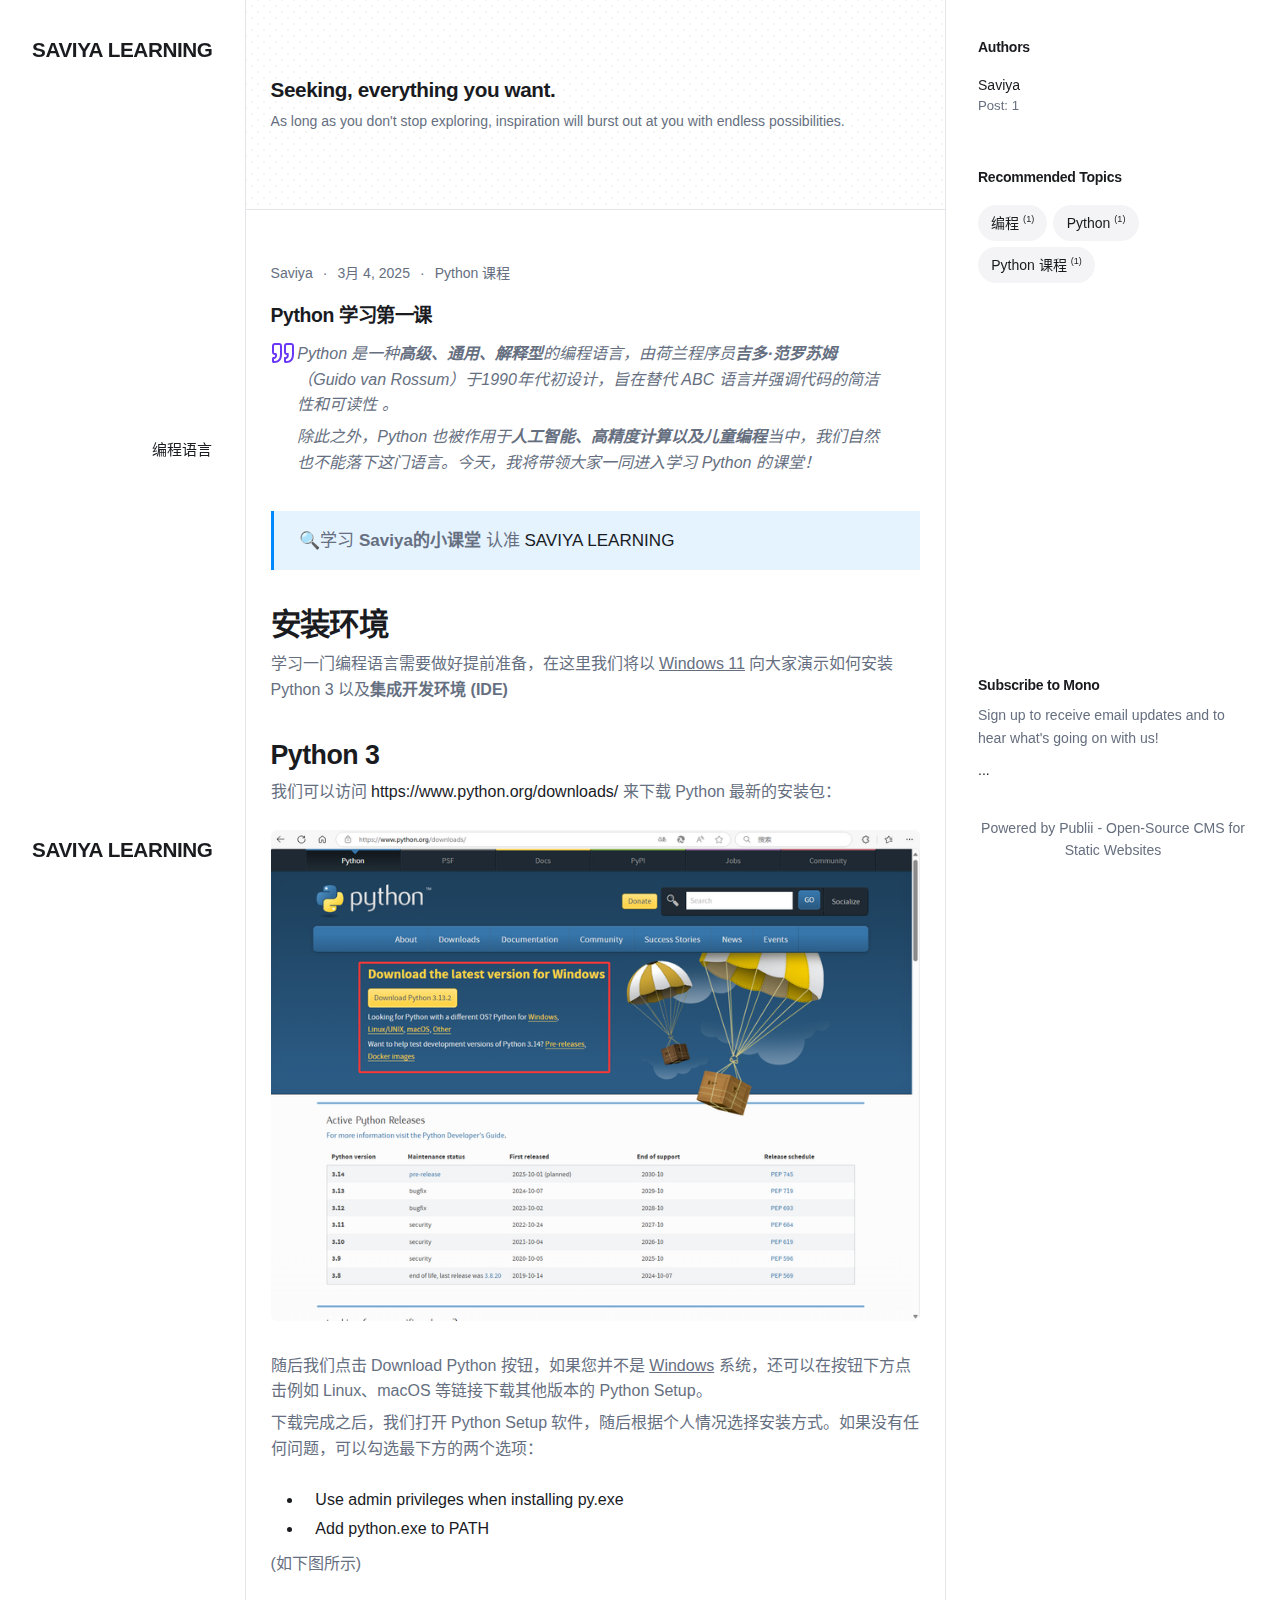
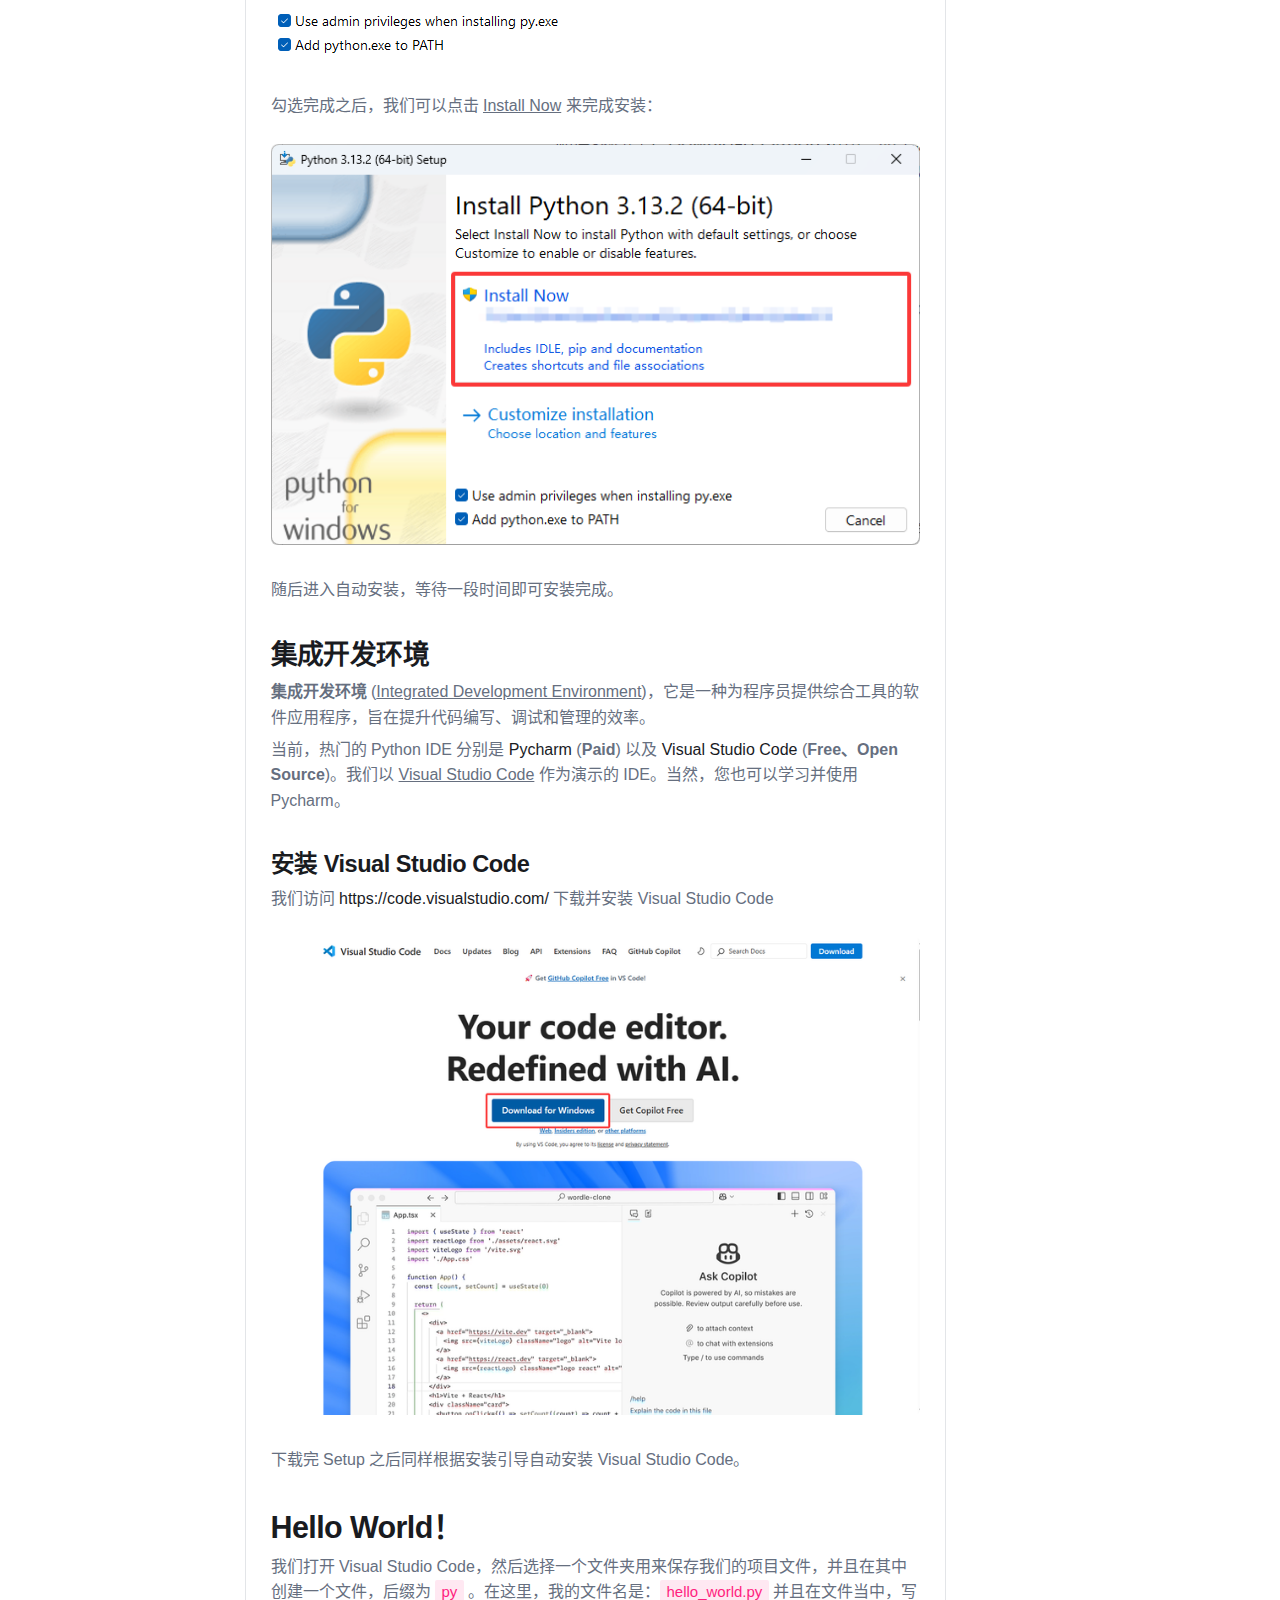
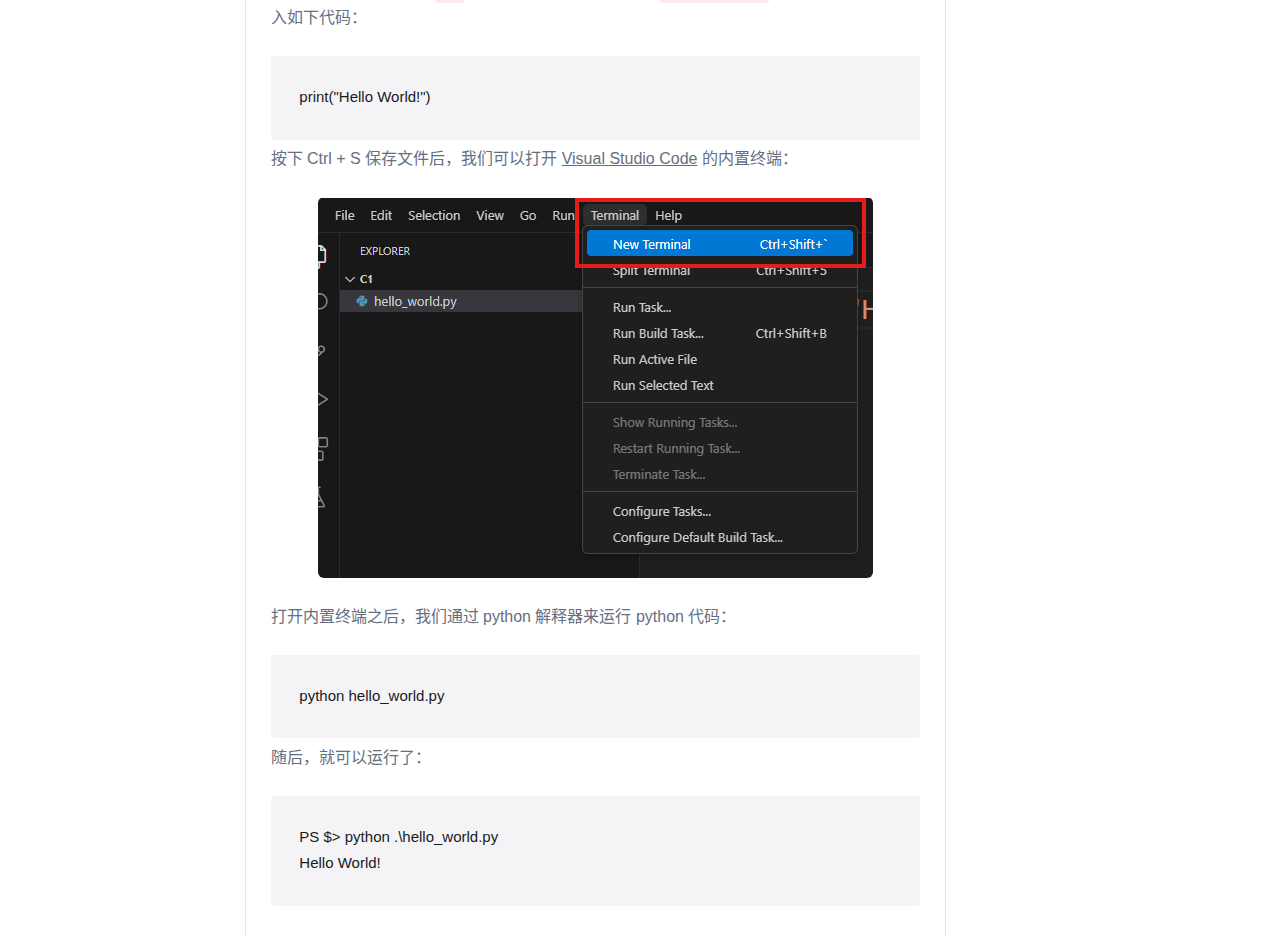
<file: index.html>
<!DOCTYPE html><html lang="zh-cn"><head><meta charset="utf-8"><meta http-equiv="X-UA-Compatible" content="IE=edge"><meta name="viewport" content="width=device-width,initial-scale=1"><title>Saviya Learning</title><meta name="generator" content="Publii Open-Source CMS for Static Site"><link rel="canonical" href="https://sharkbyteno1.github.io/SaviyaLearning/"><link rel="alternate" type="application/atom+xml" href="https://sharkbyteno1.github.io/SaviyaLearning/feed.xml" title="Saviya Learning - RSS"><link rel="alternate" type="application/json" href="https://sharkbyteno1.github.io/SaviyaLearning/feed.json" title="Saviya Learning - JSON"><meta property="og:title" content="Saviya Learning"><meta property="og:site_name" content="Saviya Learning"><meta property="og:description" content=""><meta property="og:url" content="https://sharkbyteno1.github.io/SaviyaLearning/"><meta property="og:type" content="website"><link rel="stylesheet" href="https://sharkbyteno1.github.io/SaviyaLearning/assets/css/style.css?v=fb294ca6fde0a8ff088306819c40b63b"><script type="application/ld+json">{"@context":"http://schema.org","@type":"Organization","name":"Saviya Learning","url":"https://sharkbyteno1.github.io/SaviyaLearning/"}</script><noscript><style>img[loading] {
                    opacity: 1;
                }</style></noscript><style>.li{fill:none;stroke-linecap:round;stroke-linejoin:round;vertical-align:middle}</style></head><body class="home-template"><div class="container"><div class="left-bar"><div class="left-bar__inner"><header class="header"><a class="logo" href="https://sharkbyteno1.github.io/SaviyaLearning/">Saviya Learning</a><nav class="navbar"><button class="navbar__toggle" aria-label="Menu" aria-haspopup="true" aria-expanded="false"><span class="navbar__toggle__box"><span class="navbar__toggle__inner">Menu</span></span></button><ul class="navbar__menu"><li class="has-submenu"><a href="https://sharkbyteno1.github.io/SaviyaLearning/tags/" target="_blank" aria-label="编程语言"><span>编程语言</span></a></li></ul></nav><a class="logo logo--atbottom" href="https://sharkbyteno1.github.io/SaviyaLearning/">Saviya Learning</a></header></div></div><main class="main"><div class="hero"><div class="main__inner"><h1>Seeking, everything you want.</h1><p>As long as you don't stop exploring, inspiration will burst out at you with endless possibilities.</p></div></div><div class="main__inner"><article class="c-card"><div class="c-card__meta"><div class="c-card__author"><a href="https://sharkbyteno1.github.io/SaviyaLearning/authors/saviya/">Saviya</a></div><time datetime="2025-03-04T14:40">3月 4, 2025 </time><a href="https://sharkbyteno1.github.io/SaviyaLearning/tags/python-ke-cheng/" class="c-card-tag">Python 课程</a></div><header class="c-card__header"><h2 class="c-card__title"><a href="https://sharkbyteno1.github.io/SaviyaLearning/python-learning-c1-l1.html">Python 学习第一课</a></h2><blockquote><p><em>Python 是一种<strong data-sourcepos="39:11-39:24">高级、通用、解释型</strong>的编程语言，由荷兰程序员<strong data-sourcepos="39:36-39:47">吉多·范罗苏姆</strong>（Guido van Rossum）于1990年代初设计，旨在替代 ABC 语言并强调代码的简洁性和可读性 。</em></p><p><em>除此之外，Python 也被作用于<strong>人工智能、高精度计算以及儿童编程</strong>当中，我们自然也不能落下这门语言。今天，我将带领大家一同进入学习 Python 的课堂！</em></p></blockquote><p class="msg msg--info">🔍学习 <strong>Saviya的小课堂</strong> 认准 <a href="https://sharkbyteno1.github.io/SaviyaLearning" target="_blank" rel="noopener noreferrer">SAVIYA LEARNING</a></p><h2>安装环境</h2><p>学习一门编程语言需要做好提前准备，在这里我们将以 <span style="text-decoration: underline;">Windows 11</span> 向大家演示如何安装 Python 3 以及<strong>集成开发环境 (IDE)</strong></p><h3>Python 3</h3><p>我们可以访问 <a href="https://www.python.org/downloads/" target="_blank" rel="noopener noreferrer">https://www.python.org/downloads/</a> 来下载 Python 最新的安装包：</p><figure class="post__image"><img loading="lazy" src="https://sharkbyteno1.github.io/SaviyaLearning/media/posts/4/3fe74faf-19a6-416a-bad4-9180344cdd28.png" alt="访问官网后寻找到 Download the latest version for Windows，这一行字下方存在 Download Python xxx 字样的按钮" width="1366" height="1032" sizes="(min-width: 760px) 660px, calc(93.18vw - 30px)" srcset="https://sharkbyteno1.github.io/SaviyaLearning/media/posts/4/responsive/3fe74faf-19a6-416a-bad4-9180344cdd28-xs.png 320w, https://sharkbyteno1.github.io/SaviyaLearning/media/posts/4/responsive/3fe74faf-19a6-416a-bad4-9180344cdd28-sm.png 480w, https://sharkbyteno1.github.io/SaviyaLearning/media/posts/4/responsive/3fe74faf-19a6-416a-bad4-9180344cdd28-md.png 768w, https://sharkbyteno1.github.io/SaviyaLearning/media/posts/4/responsive/3fe74faf-19a6-416a-bad4-9180344cdd28-xl.png 1024w"></figure><p>随后我们点击 Download Python 按钮，如果您并不是 <span style="text-decoration: underline;">Windows</span> 系统，还可以在按钮下方点击例如 Linux、macOS 等链接下载其他版本的 Python Setup。</p><p>下载完成之后，我们打开 Python Setup 软件，随后根据个人情况选择安装方式。如果没有任何问题，可以勾选最下方的两个选项：</p><ul><li>Use admin privileges when installing py.exe</li><li>Add python.exe to PATH</li></ul><p>(如下图所示)</p><figure class="post__image"><img loading="lazy" src="https://sharkbyteno1.github.io/SaviyaLearning/media/posts/4/QQ20250304-151401.png" alt="在 Setup 软件下方的两个选项框，蓝色即为勾选" width="302" height="59" sizes="(min-width: 760px) 660px, calc(93.18vw - 30px)" srcset="https://sharkbyteno1.github.io/SaviyaLearning/media/posts/4/responsive/QQ20250304-151401-xs.png 320w, https://sharkbyteno1.github.io/SaviyaLearning/media/posts/4/responsive/QQ20250304-151401-sm.png 480w, https://sharkbyteno1.github.io/SaviyaLearning/media/posts/4/responsive/QQ20250304-151401-md.png 768w, https://sharkbyteno1.github.io/SaviyaLearning/media/posts/4/responsive/QQ20250304-151401-xl.png 1024w"></figure><p>勾选完成之后，我们可以点击 <span style="text-decoration: underline;">Install Now</span> 来完成安装：</p><figure class="post__image"><img loading="lazy" src="https://sharkbyteno1.github.io/SaviyaLearning/media/posts/4/QQ20250304-151609.png" alt="点击 Install Now 按钮" width="656" height="405" sizes="(min-width: 760px) 660px, calc(93.18vw - 30px)" srcset="https://sharkbyteno1.github.io/SaviyaLearning/media/posts/4/responsive/QQ20250304-151609-xs.png 320w, https://sharkbyteno1.github.io/SaviyaLearning/media/posts/4/responsive/QQ20250304-151609-sm.png 480w, https://sharkbyteno1.github.io/SaviyaLearning/media/posts/4/responsive/QQ20250304-151609-md.png 768w, https://sharkbyteno1.github.io/SaviyaLearning/media/posts/4/responsive/QQ20250304-151609-xl.png 1024w"></figure><p>随后进入自动安装，等待一段时间即可安装完成。</p><h3>集成开发环境</h3><p><strong>集成开发环境</strong> (<span style="text-decoration: underline;">Integrated Development Environment</span>)，它<span class="CustomP_animated_char__m3r9w">是</span><span class="CustomP_animated_char__m3r9w">一</span><span class="CustomP_animated_char__m3r9w">种</span><span class="CustomP_animated_char__m3r9w">为</span><span class="CustomP_animated_char__m3r9w">程</span><span class="CustomP_animated_char__m3r9w">序</span><span class="CustomP_animated_char__m3r9w">员</span><span class="CustomP_animated_char__m3r9w">提</span><span class="CustomP_animated_char__m3r9w">供</span><span class="CustomP_animated_char__m3r9w">综</span><span class="CustomP_animated_char__m3r9w">合</span><span class="CustomP_animated_char__m3r9w">工</span><span class="CustomP_animated_char__m3r9w">具</span><span class="CustomP_animated_char__m3r9w">的</span><span class="CustomP_animated_char__m3r9w">软</span><span class="CustomP_animated_char__m3r9w">件</span><span class="CustomP_animated_char__m3r9w">应</span><span class="CustomP_animated_char__m3r9w">用</span><span class="CustomP_animated_char__m3r9w">程</span><span class="CustomP_animated_char__m3r9w">序</span><span class="CustomP_animated_char__m3r9w">，</span><span class="CustomP_animated_char__m3r9w">旨</span><span class="CustomP_animated_char__m3r9w">在</span><span class="CustomP_animated_char__m3r9w">提</span><span class="CustomP_animated_char__m3r9w">升</span><span class="CustomP_animated_char__m3r9w">代</span><span class="CustomP_animated_char__m3r9w">码</span><span class="CustomP_animated_char__m3r9w">编</span><span class="CustomP_animated_char__m3r9w">写</span><span class="CustomP_animated_char__m3r9w">、</span><span class="CustomP_animated_char__m3r9w">调</span><span class="CustomP_animated_char__m3r9w">试</span><span class="CustomP_animated_char__m3r9w">和</span><span class="CustomP_animated_char__m3r9w">管</span><span class="CustomP_animated_char__m3r9w">理</span><span class="CustomP_animated_char__m3r9w">的</span><span class="CustomP_animated_char__m3r9w">效</span><span class="CustomP_animated_char__m3r9w">率</span><span class="CustomP_animated_char__m3r9w">。</span></p><p>当前，热门的 Python IDE 分别是 <a href="https://www.jetbrains.com/pycharm/" target="_blank" rel="noopener noreferrer">Pycharm</a> (<strong>Paid</strong>) 以及 <a href="https://code.visualstudio.com/" target="_blank" rel="noopener noreferrer">Visual Studio Code</a> (<strong>Free、Open Source</strong>)。我们以 <span style="text-decoration: underline;">Visual Studio Code</span> 作为演示的 IDE。当然，您也可以学习并使用 Pycharm。</p><h4>安装 Visual Studio Code</h4><p>我们访问 <a href="https://code.visualstudio.com/" target="_blank" rel="noopener noreferrer">https://code.visualstudio.com/</a> 下载并安装 Visual Studio Code</p><figure class="post__image"><img loading="lazy" src="https://sharkbyteno1.github.io/SaviyaLearning/media/posts/4/QQ20250304-152623.png" alt="" width="1349" height="992" sizes="(min-width: 760px) 660px, calc(93.18vw - 30px)" srcset="https://sharkbyteno1.github.io/SaviyaLearning/media/posts/4/responsive/QQ20250304-152623-xs.png 320w, https://sharkbyteno1.github.io/SaviyaLearning/media/posts/4/responsive/QQ20250304-152623-sm.png 480w, https://sharkbyteno1.github.io/SaviyaLearning/media/posts/4/responsive/QQ20250304-152623-md.png 768w, https://sharkbyteno1.github.io/SaviyaLearning/media/posts/4/responsive/QQ20250304-152623-xl.png 1024w"></figure><p>下载完 Setup 之后同样根据安装引导自动安装 Visual Studio Code。</p><h2>Hello World！</h2><p>我们打开 Visual Studio Code，然后选择一个文件夹用来保存我们的项目文件，并且在其中创建一个文件，后缀为 <code>py</code> 。在这里，我的文件名是：<code>hello_world.py</code> 并且在文件当中，写入如下代码：</p><pre class="language-python"><code>print("Hello World!")</code></pre><p>按下 Ctrl + S 保存文件后，我们可以打开 <span style="text-decoration: underline;">Visual Studio Code</span> 的内置终端：</p><figure class="post__image post__image--center"><img loading="lazy" src="https://sharkbyteno1.github.io/SaviyaLearning/media/posts/4/Screenshot-2025-03-04-155528.png" alt="" width="555" height="381" sizes="(min-width: 760px) 660px, calc(93.18vw - 30px)" srcset="https://sharkbyteno1.github.io/SaviyaLearning/media/posts/4/responsive/Screenshot-2025-03-04-155528-xs.png 320w, https://sharkbyteno1.github.io/SaviyaLearning/media/posts/4/responsive/Screenshot-2025-03-04-155528-sm.png 480w, https://sharkbyteno1.github.io/SaviyaLearning/media/posts/4/responsive/Screenshot-2025-03-04-155528-md.png 768w, https://sharkbyteno1.github.io/SaviyaLearning/media/posts/4/responsive/Screenshot-2025-03-04-155528-xl.png 1024w"></figure><p>打开内置终端之后，我们通过 python 解释器来运行 python 代码：</p><pre class="language-bash"><code>python hello_world.py</code></pre><p>随后，就可以运行了：</p><pre class="language-bash"><code>PS $&gt; python .\hello_world.py
Hello World!</code></pre></header></article></div></main><div class="right-bar"><div class="right-bar__inner"><div class="sidebar"><section class="box authors"><h3 class="box__title">Authors</h3><ul class="authors__cotainer"><li class="authors__item"><div><a href="https://sharkbyteno1.github.io/SaviyaLearning/authors/saviya/" class="authors__title">Saviya</a> <span class="authors__meta">Post: 1</span></div></li></ul></section><section class="box tags"><h3 class="box__title">Recommended Topics</h3><ul class="tags__list"><li class="tags__item"><a href="https://sharkbyteno1.github.io/SaviyaLearning/tags/bian-cheng/" class="btn btn--gray">编程 <sup>(1)</sup></a></li><li class="tags__item"><a href="https://sharkbyteno1.github.io/SaviyaLearning/tags/python/" class="btn btn--gray">Python <sup>(1)</sup></a></li><li class="tags__item"><a href="https://sharkbyteno1.github.io/SaviyaLearning/tags/python-ke-cheng/" class="btn btn--gray">Python 课程 <sup>(1)</sup></a></li></ul></section><section class="box newsletter"><h3 class="box__title">Subscribe to Mono</h3><p class="newsletter__desc">Sign up to receive email updates and to hear what's going on with us!</p><form>...</form></section><div class="box copyright">Powered by Publii - Open-Source CMS for Static Websites</div></div></div></div></div><script defer="defer" src="https://sharkbyteno1.github.io/SaviyaLearning/assets/js/scripts.min.js?v=b2d91bcadbf5db401b76eb5bb3092eb7"></script><script>var images = document.querySelectorAll('img[loading]');
        for (var i = 0; i < images.length; i++) {
            if (images[i].complete) {
                images[i].classList.add('is-loaded');
            } else {
                images[i].addEventListener('load', function () {
                    this.classList.add('is-loaded');
                }, false);
            }
        }</script></body></html>
</file>
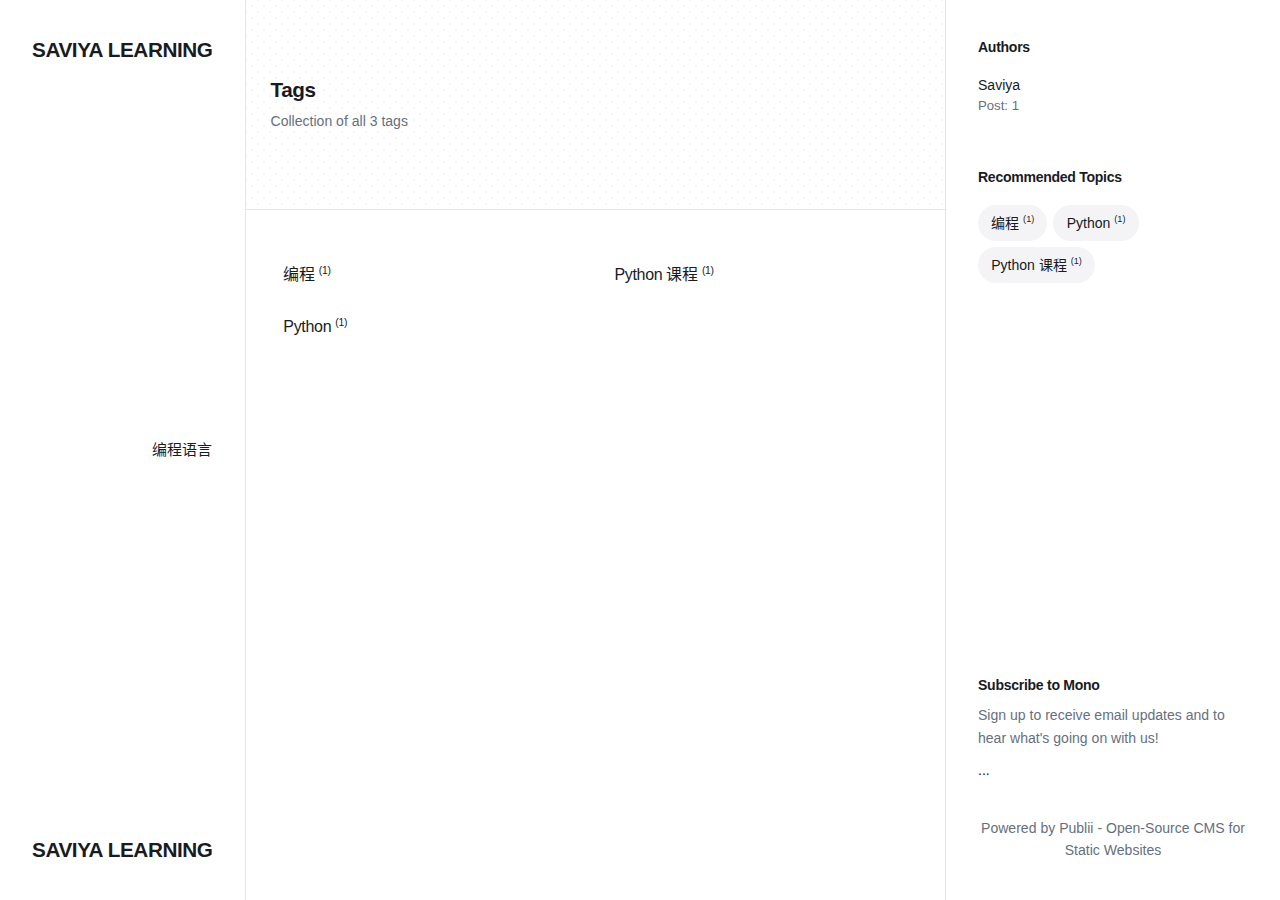
<file: tags/index.html>
<!DOCTYPE html><html lang="zh-cn"><head><meta charset="utf-8"><meta http-equiv="X-UA-Compatible" content="IE=edge"><meta name="viewport" content="width=device-width,initial-scale=1"><title>All tags - Saviya Learning</title><meta name="robots" content="noindex, follow"><meta name="generator" content="Publii Open-Source CMS for Static Site"><link rel="alternate" type="application/atom+xml" href="https://sharkbyteno1.github.io/SaviyaLearning/feed.xml" title="Saviya Learning - RSS"><link rel="alternate" type="application/json" href="https://sharkbyteno1.github.io/SaviyaLearning/feed.json" title="Saviya Learning - JSON"><meta property="og:title" content="Saviya Learning"><meta property="og:site_name" content="Saviya Learning"><meta property="og:description" content=""><meta property="og:url" content="https://sharkbyteno1.github.io/SaviyaLearning/tags/"><meta property="og:type" content="website"><link rel="stylesheet" href="https://sharkbyteno1.github.io/SaviyaLearning/assets/css/style.css?v=fb294ca6fde0a8ff088306819c40b63b"><script type="application/ld+json">{"@context":"http://schema.org","@type":"Organization","name":"Saviya Learning","url":"https://sharkbyteno1.github.io/SaviyaLearning/"}</script><noscript><style>img[loading] {
                    opacity: 1;
                }</style></noscript><style>.li{fill:none;stroke-linecap:round;stroke-linejoin:round;vertical-align:middle}</style></head><body class="tags-template"><div class="container"><div class="left-bar"><div class="left-bar__inner"><header class="header"><a class="logo" href="https://sharkbyteno1.github.io/SaviyaLearning/">Saviya Learning</a><nav class="navbar"><button class="navbar__toggle" aria-label="Menu" aria-haspopup="true" aria-expanded="false"><span class="navbar__toggle__box"><span class="navbar__toggle__inner">Menu</span></span></button><ul class="navbar__menu"><li class="active has-submenu"><a href="https://sharkbyteno1.github.io/SaviyaLearning/tags/" target="_blank" aria-label="编程语言"><span>编程语言</span></a></li></ul></nav><a class="logo logo--atbottom" href="https://sharkbyteno1.github.io/SaviyaLearning/">Saviya Learning</a></header></div></div><main class="main page page--tags"><div class="hero"><div class="main__inner"><h1>Tags</h1><p>Collection of all 3 tags</p></div></div><div class="main__inner"><ul class="tags-list"><li class="tags-list__item"><a href="https://sharkbyteno1.github.io/SaviyaLearning/tags/bian-cheng/"><span class="tags-list__title">编程 <sup>(1)</sup></span></a></li><li class="tags-list__item"><a href="https://sharkbyteno1.github.io/SaviyaLearning/tags/python/"><span class="tags-list__title">Python <sup>(1)</sup></span></a></li><li class="tags-list__item"><a href="https://sharkbyteno1.github.io/SaviyaLearning/tags/python-ke-cheng/"><span class="tags-list__title">Python 课程 <sup>(1)</sup></span></a></li></ul></div></main><div class="right-bar"><div class="right-bar__inner"><div class="sidebar"><section class="box authors"><h3 class="box__title">Authors</h3><ul class="authors__cotainer"><li class="authors__item"><div><a href="https://sharkbyteno1.github.io/SaviyaLearning/authors/saviya/" class="authors__title">Saviya</a> <span class="authors__meta">Post: 1</span></div></li></ul></section><section class="box tags"><h3 class="box__title">Recommended Topics</h3><ul class="tags__list"><li class="tags__item"><a href="https://sharkbyteno1.github.io/SaviyaLearning/tags/bian-cheng/" class="btn btn--gray">编程 <sup>(1)</sup></a></li><li class="tags__item"><a href="https://sharkbyteno1.github.io/SaviyaLearning/tags/python/" class="btn btn--gray">Python <sup>(1)</sup></a></li><li class="tags__item"><a href="https://sharkbyteno1.github.io/SaviyaLearning/tags/python-ke-cheng/" class="btn btn--gray">Python 课程 <sup>(1)</sup></a></li></ul></section><section class="box newsletter"><h3 class="box__title">Subscribe to Mono</h3><p class="newsletter__desc">Sign up to receive email updates and to hear what's going on with us!</p><form>...</form></section><div class="box copyright">Powered by Publii - Open-Source CMS for Static Websites</div></div></div></div></div><script defer="defer" src="https://sharkbyteno1.github.io/SaviyaLearning/assets/js/scripts.min.js?v=b2d91bcadbf5db401b76eb5bb3092eb7"></script><script>var images = document.querySelectorAll('img[loading]');
        for (var i = 0; i < images.length; i++) {
            if (images[i].complete) {
                images[i].classList.add('is-loaded');
            } else {
                images[i].addEventListener('load', function () {
                    this.classList.add('is-loaded');
                }, false);
            }
        }</script></body></html>
</file>
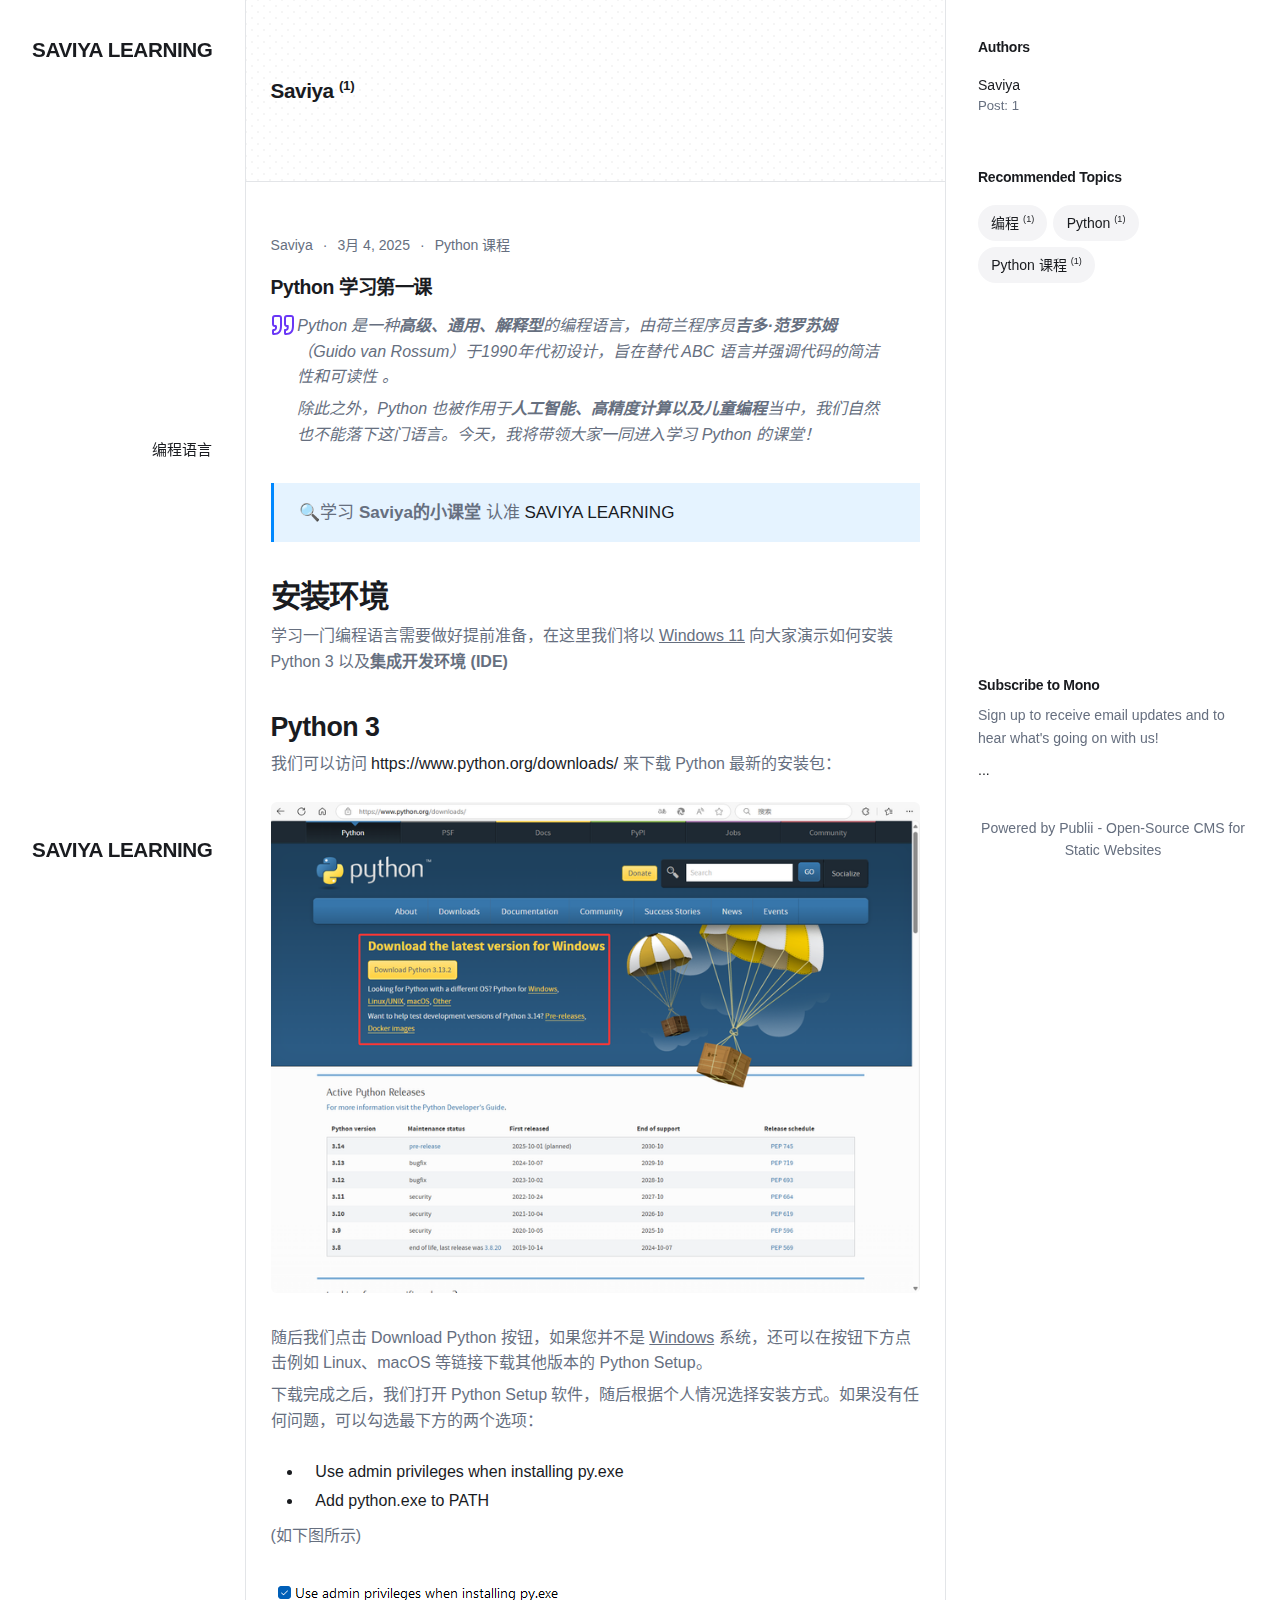
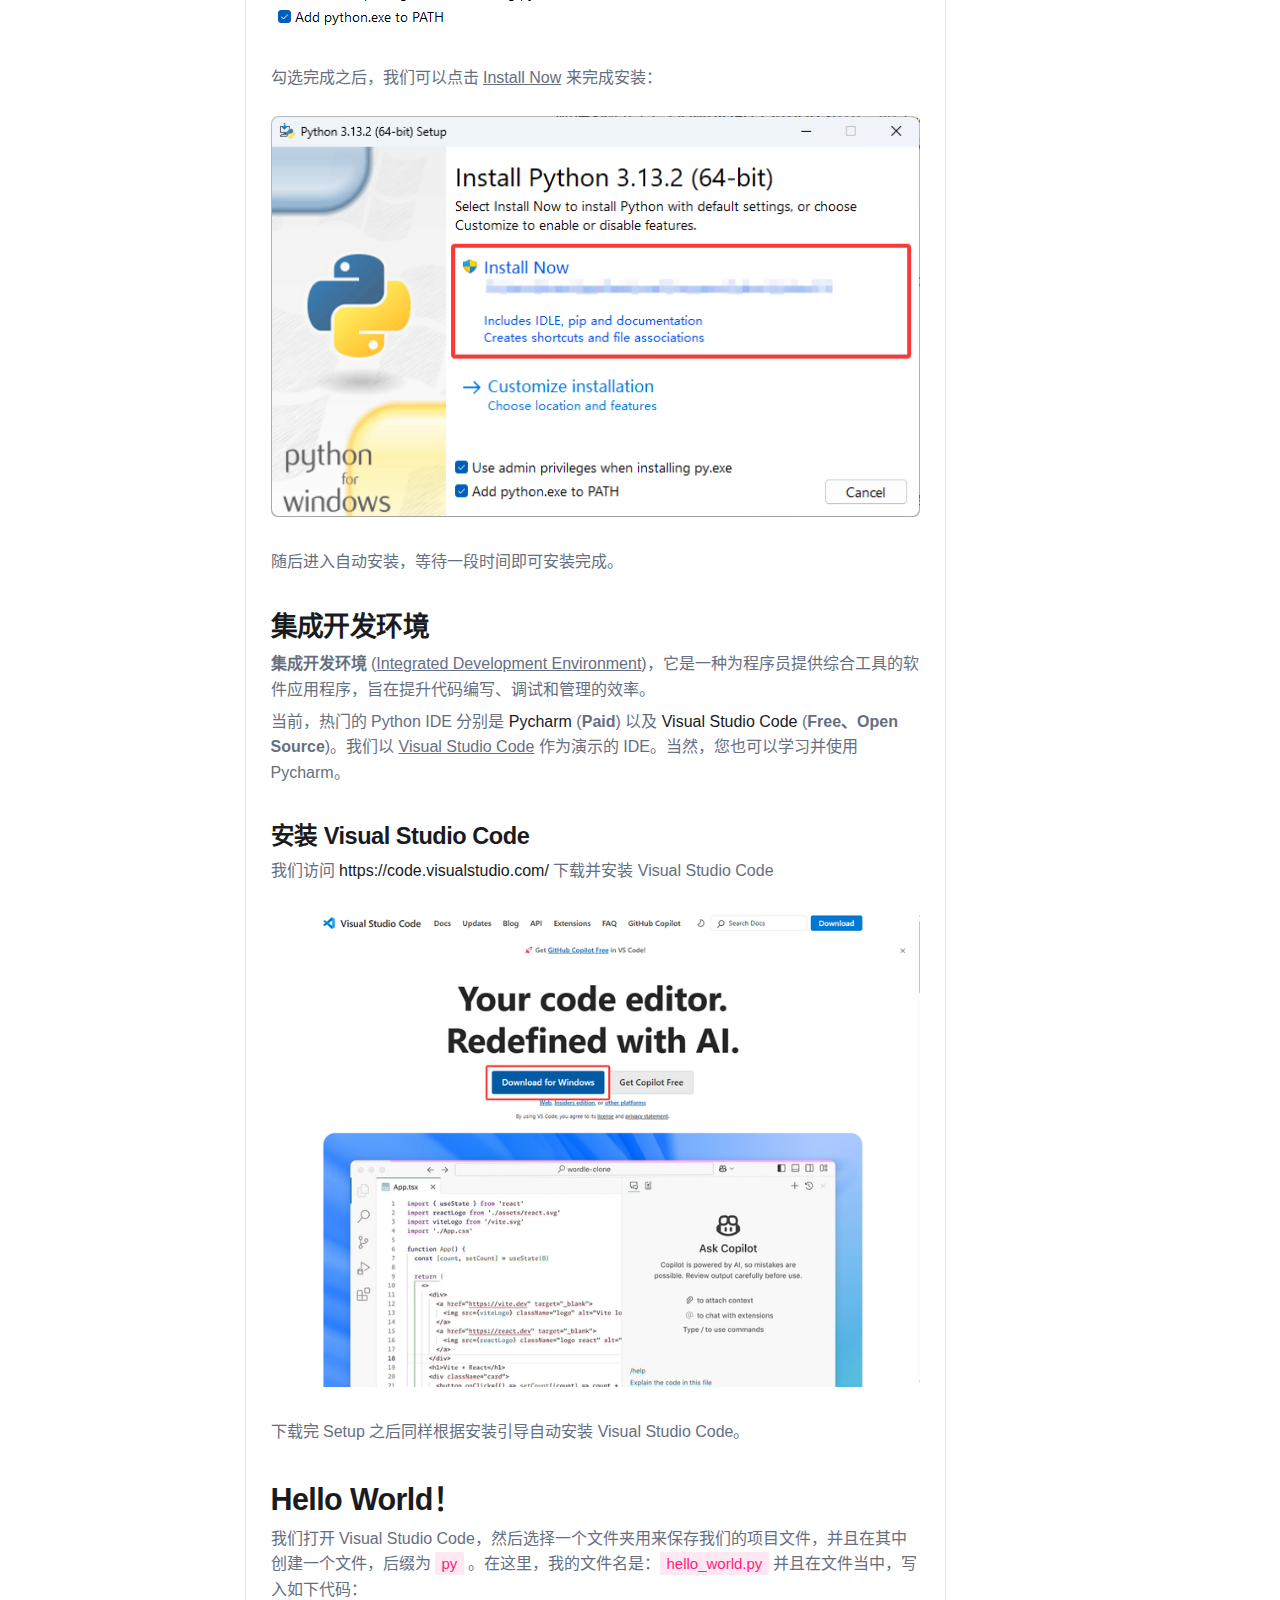
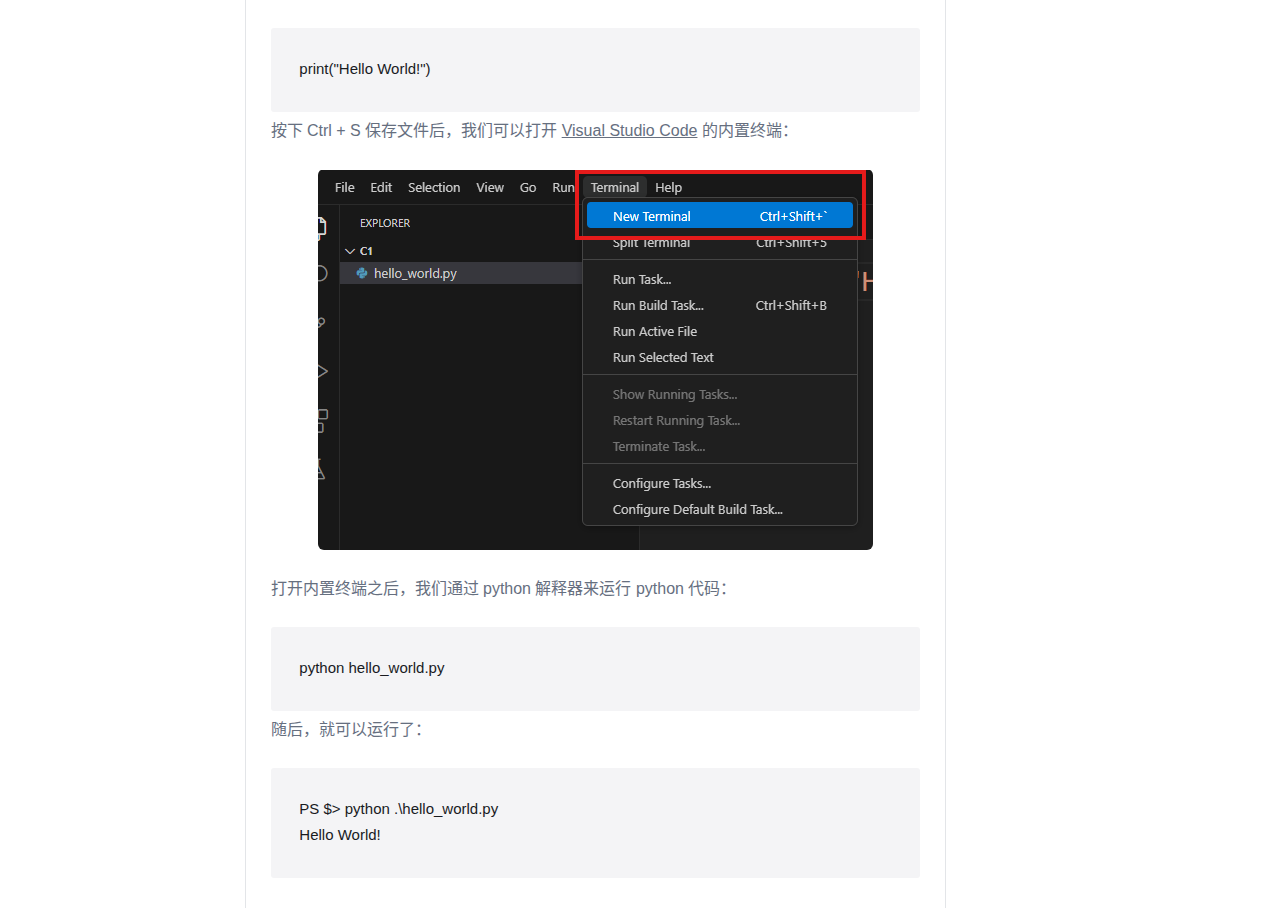
<file: authors/saviya/index.html>
<!DOCTYPE html><html lang="zh-cn"><head><meta charset="utf-8"><meta http-equiv="X-UA-Compatible" content="IE=edge"><meta name="viewport" content="width=device-width,initial-scale=1"><title>Author: Saviya - Saviya Learning</title><meta name="robots" content="noindex, follow"><meta name="generator" content="Publii Open-Source CMS for Static Site"><link rel="alternate" type="application/atom+xml" href="https://sharkbyteno1.github.io/SaviyaLearning/feed.xml" title="Saviya Learning - RSS"><link rel="alternate" type="application/json" href="https://sharkbyteno1.github.io/SaviyaLearning/feed.json" title="Saviya Learning - JSON"><meta property="og:title" content="Saviya"><meta property="og:site_name" content="Saviya Learning"><meta property="og:description" content=""><meta property="og:url" content="https://sharkbyteno1.github.io/SaviyaLearning/authors/saviya/"><meta property="og:type" content="website"><link rel="stylesheet" href="https://sharkbyteno1.github.io/SaviyaLearning/assets/css/style.css?v=fb294ca6fde0a8ff088306819c40b63b"><script type="application/ld+json">{"@context":"http://schema.org","@type":"Organization","name":"Saviya Learning","url":"https://sharkbyteno1.github.io/SaviyaLearning/"}</script><noscript><style>img[loading] {
                    opacity: 1;
                }</style></noscript><style>.li{fill:none;stroke-linecap:round;stroke-linejoin:round;vertical-align:middle}</style></head><body class="author-template"><div class="container"><div class="left-bar"><div class="left-bar__inner"><header class="header"><a class="logo" href="https://sharkbyteno1.github.io/SaviyaLearning/">Saviya Learning</a><nav class="navbar"><button class="navbar__toggle" aria-label="Menu" aria-haspopup="true" aria-expanded="false"><span class="navbar__toggle__box"><span class="navbar__toggle__inner">Menu</span></span></button><ul class="navbar__menu"><li class="has-submenu"><a href="https://sharkbyteno1.github.io/SaviyaLearning/tags/" target="_blank" aria-label="编程语言"><span>编程语言</span></a></li></ul></nav><a class="logo logo--atbottom" href="https://sharkbyteno1.github.io/SaviyaLearning/">Saviya Learning</a></header></div></div><main class="main page page--author"><div class="hero"><div class="main__inner"><div class="page--author__content"><h1>Saviya <sup>(1)</sup></h1></div></div></div><div class="main__inner"><article class="c-card"><div class="c-card__meta"><div class="c-card__author"><a href="https://sharkbyteno1.github.io/SaviyaLearning/authors/saviya/">Saviya</a></div><time datetime="2025-03-04T14:40">3月 4, 2025 </time><a href="https://sharkbyteno1.github.io/SaviyaLearning/tags/python-ke-cheng/" class="c-card-tag">Python 课程</a></div><header class="c-card__header"><h2 class="c-card__title"><a href="https://sharkbyteno1.github.io/SaviyaLearning/python-learning-c1-l1.html">Python 学习第一课</a></h2><blockquote><p><em>Python 是一种<strong data-sourcepos="39:11-39:24">高级、通用、解释型</strong>的编程语言，由荷兰程序员<strong data-sourcepos="39:36-39:47">吉多·范罗苏姆</strong>（Guido van Rossum）于1990年代初设计，旨在替代 ABC 语言并强调代码的简洁性和可读性 。</em></p><p><em>除此之外，Python 也被作用于<strong>人工智能、高精度计算以及儿童编程</strong>当中，我们自然也不能落下这门语言。今天，我将带领大家一同进入学习 Python 的课堂！</em></p></blockquote><p class="msg msg--info">🔍学习 <strong>Saviya的小课堂</strong> 认准 <a href="https://sharkbyteno1.github.io/SaviyaLearning" target="_blank" rel="noopener noreferrer">SAVIYA LEARNING</a></p><h2>安装环境</h2><p>学习一门编程语言需要做好提前准备，在这里我们将以 <span style="text-decoration: underline;">Windows 11</span> 向大家演示如何安装 Python 3 以及<strong>集成开发环境 (IDE)</strong></p><h3>Python 3</h3><p>我们可以访问 <a href="https://www.python.org/downloads/" target="_blank" rel="noopener noreferrer">https://www.python.org/downloads/</a> 来下载 Python 最新的安装包：</p><figure class="post__image"><img loading="lazy" src="https://sharkbyteno1.github.io/SaviyaLearning/media/posts/4/3fe74faf-19a6-416a-bad4-9180344cdd28.png" alt="访问官网后寻找到 Download the latest version for Windows，这一行字下方存在 Download Python xxx 字样的按钮" width="1366" height="1032" sizes="(min-width: 760px) 660px, calc(93.18vw - 30px)" srcset="https://sharkbyteno1.github.io/SaviyaLearning/media/posts/4/responsive/3fe74faf-19a6-416a-bad4-9180344cdd28-xs.png 320w, https://sharkbyteno1.github.io/SaviyaLearning/media/posts/4/responsive/3fe74faf-19a6-416a-bad4-9180344cdd28-sm.png 480w, https://sharkbyteno1.github.io/SaviyaLearning/media/posts/4/responsive/3fe74faf-19a6-416a-bad4-9180344cdd28-md.png 768w, https://sharkbyteno1.github.io/SaviyaLearning/media/posts/4/responsive/3fe74faf-19a6-416a-bad4-9180344cdd28-xl.png 1024w"></figure><p>随后我们点击 Download Python 按钮，如果您并不是 <span style="text-decoration: underline;">Windows</span> 系统，还可以在按钮下方点击例如 Linux、macOS 等链接下载其他版本的 Python Setup。</p><p>下载完成之后，我们打开 Python Setup 软件，随后根据个人情况选择安装方式。如果没有任何问题，可以勾选最下方的两个选项：</p><ul><li>Use admin privileges when installing py.exe</li><li>Add python.exe to PATH</li></ul><p>(如下图所示)</p><figure class="post__image"><img loading="lazy" src="https://sharkbyteno1.github.io/SaviyaLearning/media/posts/4/QQ20250304-151401.png" alt="在 Setup 软件下方的两个选项框，蓝色即为勾选" width="302" height="59" sizes="(min-width: 760px) 660px, calc(93.18vw - 30px)" srcset="https://sharkbyteno1.github.io/SaviyaLearning/media/posts/4/responsive/QQ20250304-151401-xs.png 320w, https://sharkbyteno1.github.io/SaviyaLearning/media/posts/4/responsive/QQ20250304-151401-sm.png 480w, https://sharkbyteno1.github.io/SaviyaLearning/media/posts/4/responsive/QQ20250304-151401-md.png 768w, https://sharkbyteno1.github.io/SaviyaLearning/media/posts/4/responsive/QQ20250304-151401-xl.png 1024w"></figure><p>勾选完成之后，我们可以点击 <span style="text-decoration: underline;">Install Now</span> 来完成安装：</p><figure class="post__image"><img loading="lazy" src="https://sharkbyteno1.github.io/SaviyaLearning/media/posts/4/QQ20250304-151609.png" alt="点击 Install Now 按钮" width="656" height="405" sizes="(min-width: 760px) 660px, calc(93.18vw - 30px)" srcset="https://sharkbyteno1.github.io/SaviyaLearning/media/posts/4/responsive/QQ20250304-151609-xs.png 320w, https://sharkbyteno1.github.io/SaviyaLearning/media/posts/4/responsive/QQ20250304-151609-sm.png 480w, https://sharkbyteno1.github.io/SaviyaLearning/media/posts/4/responsive/QQ20250304-151609-md.png 768w, https://sharkbyteno1.github.io/SaviyaLearning/media/posts/4/responsive/QQ20250304-151609-xl.png 1024w"></figure><p>随后进入自动安装，等待一段时间即可安装完成。</p><h3>集成开发环境</h3><p><strong>集成开发环境</strong> (<span style="text-decoration: underline;">Integrated Development Environment</span>)，它<span class="CustomP_animated_char__m3r9w">是</span><span class="CustomP_animated_char__m3r9w">一</span><span class="CustomP_animated_char__m3r9w">种</span><span class="CustomP_animated_char__m3r9w">为</span><span class="CustomP_animated_char__m3r9w">程</span><span class="CustomP_animated_char__m3r9w">序</span><span class="CustomP_animated_char__m3r9w">员</span><span class="CustomP_animated_char__m3r9w">提</span><span class="CustomP_animated_char__m3r9w">供</span><span class="CustomP_animated_char__m3r9w">综</span><span class="CustomP_animated_char__m3r9w">合</span><span class="CustomP_animated_char__m3r9w">工</span><span class="CustomP_animated_char__m3r9w">具</span><span class="CustomP_animated_char__m3r9w">的</span><span class="CustomP_animated_char__m3r9w">软</span><span class="CustomP_animated_char__m3r9w">件</span><span class="CustomP_animated_char__m3r9w">应</span><span class="CustomP_animated_char__m3r9w">用</span><span class="CustomP_animated_char__m3r9w">程</span><span class="CustomP_animated_char__m3r9w">序</span><span class="CustomP_animated_char__m3r9w">，</span><span class="CustomP_animated_char__m3r9w">旨</span><span class="CustomP_animated_char__m3r9w">在</span><span class="CustomP_animated_char__m3r9w">提</span><span class="CustomP_animated_char__m3r9w">升</span><span class="CustomP_animated_char__m3r9w">代</span><span class="CustomP_animated_char__m3r9w">码</span><span class="CustomP_animated_char__m3r9w">编</span><span class="CustomP_animated_char__m3r9w">写</span><span class="CustomP_animated_char__m3r9w">、</span><span class="CustomP_animated_char__m3r9w">调</span><span class="CustomP_animated_char__m3r9w">试</span><span class="CustomP_animated_char__m3r9w">和</span><span class="CustomP_animated_char__m3r9w">管</span><span class="CustomP_animated_char__m3r9w">理</span><span class="CustomP_animated_char__m3r9w">的</span><span class="CustomP_animated_char__m3r9w">效</span><span class="CustomP_animated_char__m3r9w">率</span><span class="CustomP_animated_char__m3r9w">。</span></p><p>当前，热门的 Python IDE 分别是 <a href="https://www.jetbrains.com/pycharm/" target="_blank" rel="noopener noreferrer">Pycharm</a> (<strong>Paid</strong>) 以及 <a href="https://code.visualstudio.com/" target="_blank" rel="noopener noreferrer">Visual Studio Code</a> (<strong>Free、Open Source</strong>)。我们以 <span style="text-decoration: underline;">Visual Studio Code</span> 作为演示的 IDE。当然，您也可以学习并使用 Pycharm。</p><h4>安装 Visual Studio Code</h4><p>我们访问 <a href="https://code.visualstudio.com/" target="_blank" rel="noopener noreferrer">https://code.visualstudio.com/</a> 下载并安装 Visual Studio Code</p><figure class="post__image"><img loading="lazy" src="https://sharkbyteno1.github.io/SaviyaLearning/media/posts/4/QQ20250304-152623.png" alt="" width="1349" height="992" sizes="(min-width: 760px) 660px, calc(93.18vw - 30px)" srcset="https://sharkbyteno1.github.io/SaviyaLearning/media/posts/4/responsive/QQ20250304-152623-xs.png 320w, https://sharkbyteno1.github.io/SaviyaLearning/media/posts/4/responsive/QQ20250304-152623-sm.png 480w, https://sharkbyteno1.github.io/SaviyaLearning/media/posts/4/responsive/QQ20250304-152623-md.png 768w, https://sharkbyteno1.github.io/SaviyaLearning/media/posts/4/responsive/QQ20250304-152623-xl.png 1024w"></figure><p>下载完 Setup 之后同样根据安装引导自动安装 Visual Studio Code。</p><h2>Hello World！</h2><p>我们打开 Visual Studio Code，然后选择一个文件夹用来保存我们的项目文件，并且在其中创建一个文件，后缀为 <code>py</code> 。在这里，我的文件名是：<code>hello_world.py</code> 并且在文件当中，写入如下代码：</p><pre class="language-python"><code>print("Hello World!")</code></pre><p>按下 Ctrl + S 保存文件后，我们可以打开 <span style="text-decoration: underline;">Visual Studio Code</span> 的内置终端：</p><figure class="post__image post__image--center"><img loading="lazy" src="https://sharkbyteno1.github.io/SaviyaLearning/media/posts/4/Screenshot-2025-03-04-155528.png" alt="" width="555" height="381" sizes="(min-width: 760px) 660px, calc(93.18vw - 30px)" srcset="https://sharkbyteno1.github.io/SaviyaLearning/media/posts/4/responsive/Screenshot-2025-03-04-155528-xs.png 320w, https://sharkbyteno1.github.io/SaviyaLearning/media/posts/4/responsive/Screenshot-2025-03-04-155528-sm.png 480w, https://sharkbyteno1.github.io/SaviyaLearning/media/posts/4/responsive/Screenshot-2025-03-04-155528-md.png 768w, https://sharkbyteno1.github.io/SaviyaLearning/media/posts/4/responsive/Screenshot-2025-03-04-155528-xl.png 1024w"></figure><p>打开内置终端之后，我们通过 python 解释器来运行 python 代码：</p><pre class="language-bash"><code>python hello_world.py</code></pre><p>随后，就可以运行了：</p><pre class="language-bash"><code>PS $&gt; python .\hello_world.py
Hello World!</code></pre></header></article></div></main><div class="right-bar"><div class="right-bar__inner"><div class="sidebar"><section class="box authors"><h3 class="box__title">Authors</h3><ul class="authors__cotainer"><li class="authors__item"><div><a href="https://sharkbyteno1.github.io/SaviyaLearning/authors/saviya/" class="authors__title">Saviya</a> <span class="authors__meta">Post: 1</span></div></li></ul></section><section class="box tags"><h3 class="box__title">Recommended Topics</h3><ul class="tags__list"><li class="tags__item"><a href="https://sharkbyteno1.github.io/SaviyaLearning/tags/bian-cheng/" class="btn btn--gray">编程 <sup>(1)</sup></a></li><li class="tags__item"><a href="https://sharkbyteno1.github.io/SaviyaLearning/tags/python/" class="btn btn--gray">Python <sup>(1)</sup></a></li><li class="tags__item"><a href="https://sharkbyteno1.github.io/SaviyaLearning/tags/python-ke-cheng/" class="btn btn--gray">Python 课程 <sup>(1)</sup></a></li></ul></section><section class="box newsletter"><h3 class="box__title">Subscribe to Mono</h3><p class="newsletter__desc">Sign up to receive email updates and to hear what's going on with us!</p><form>...</form></section><div class="box copyright">Powered by Publii - Open-Source CMS for Static Websites</div></div></div></div></div><script defer="defer" src="https://sharkbyteno1.github.io/SaviyaLearning/assets/js/scripts.min.js?v=b2d91bcadbf5db401b76eb5bb3092eb7"></script><script>var images = document.querySelectorAll('img[loading]');
        for (var i = 0; i < images.length; i++) {
            if (images[i].complete) {
                images[i].classList.add('is-loaded');
            } else {
                images[i].addEventListener('load', function () {
                    this.classList.add('is-loaded');
                }, false);
            }
        }</script></body></html>
</file>
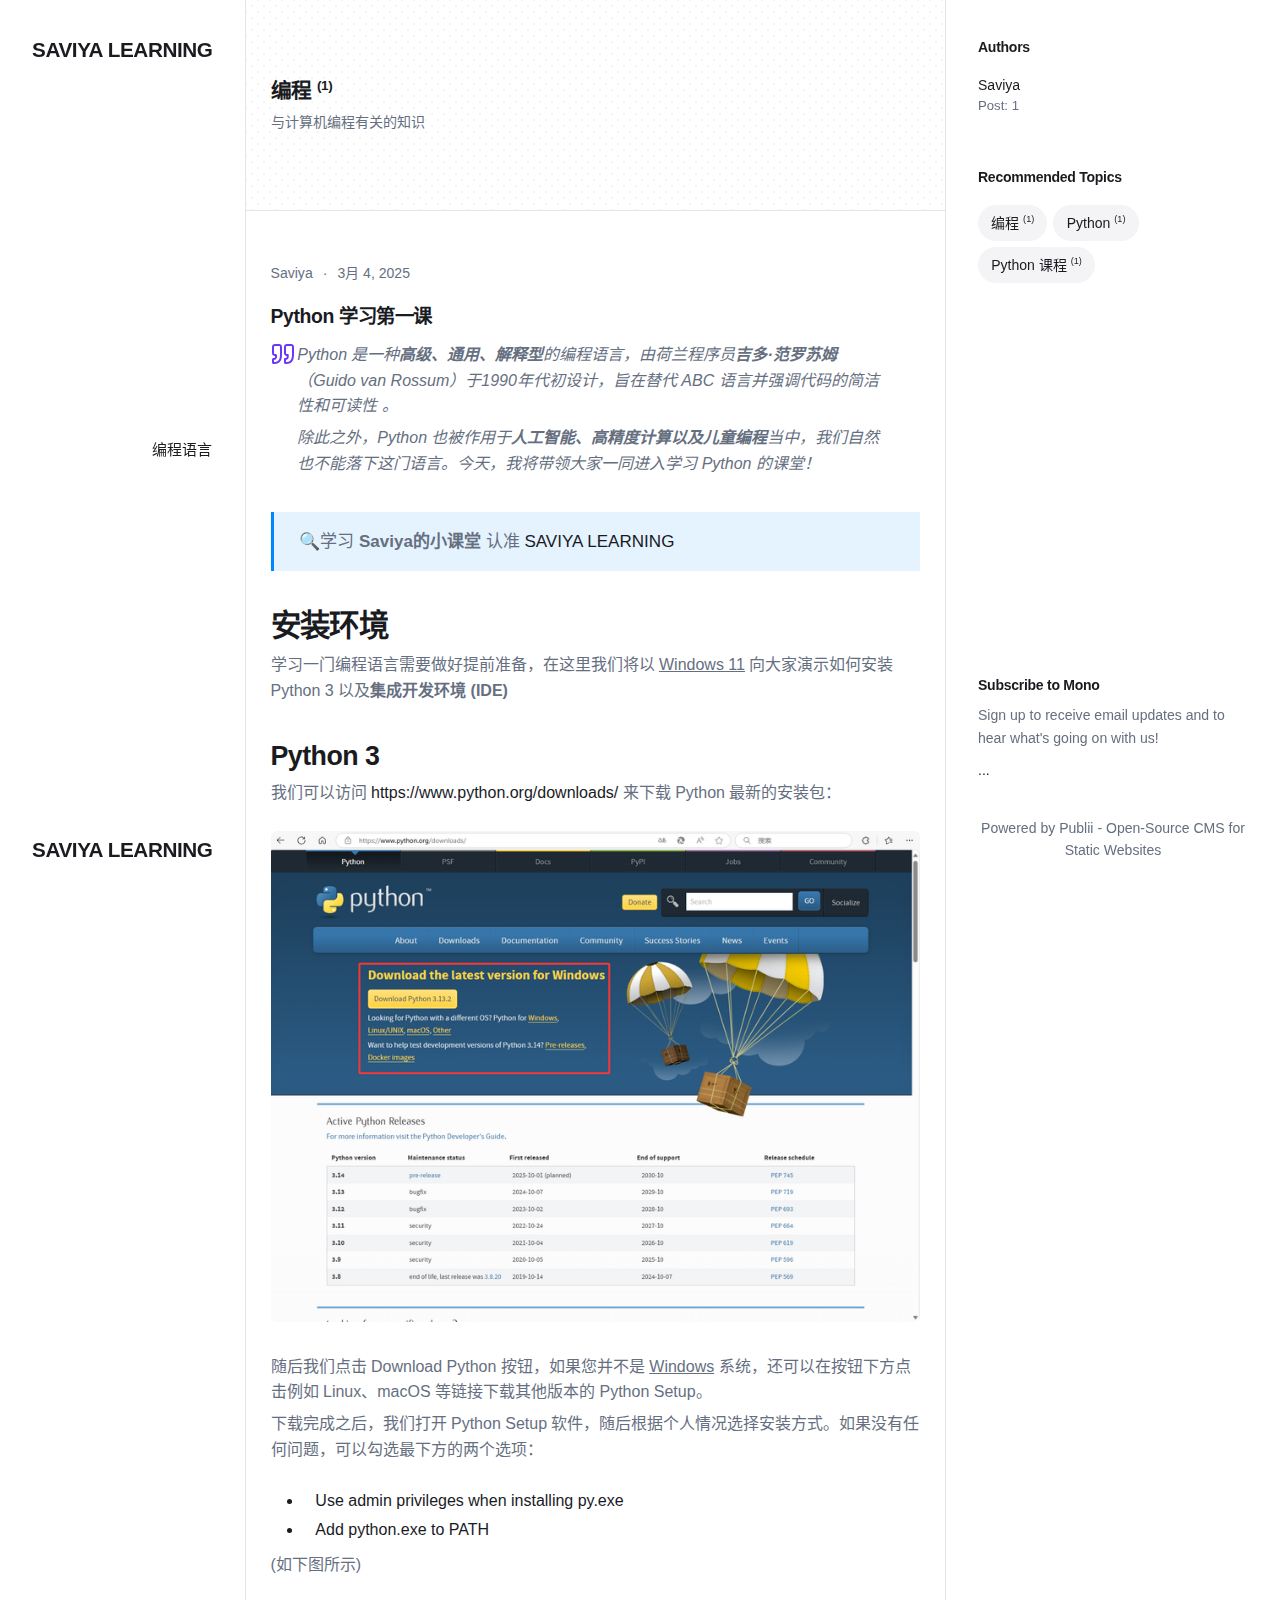
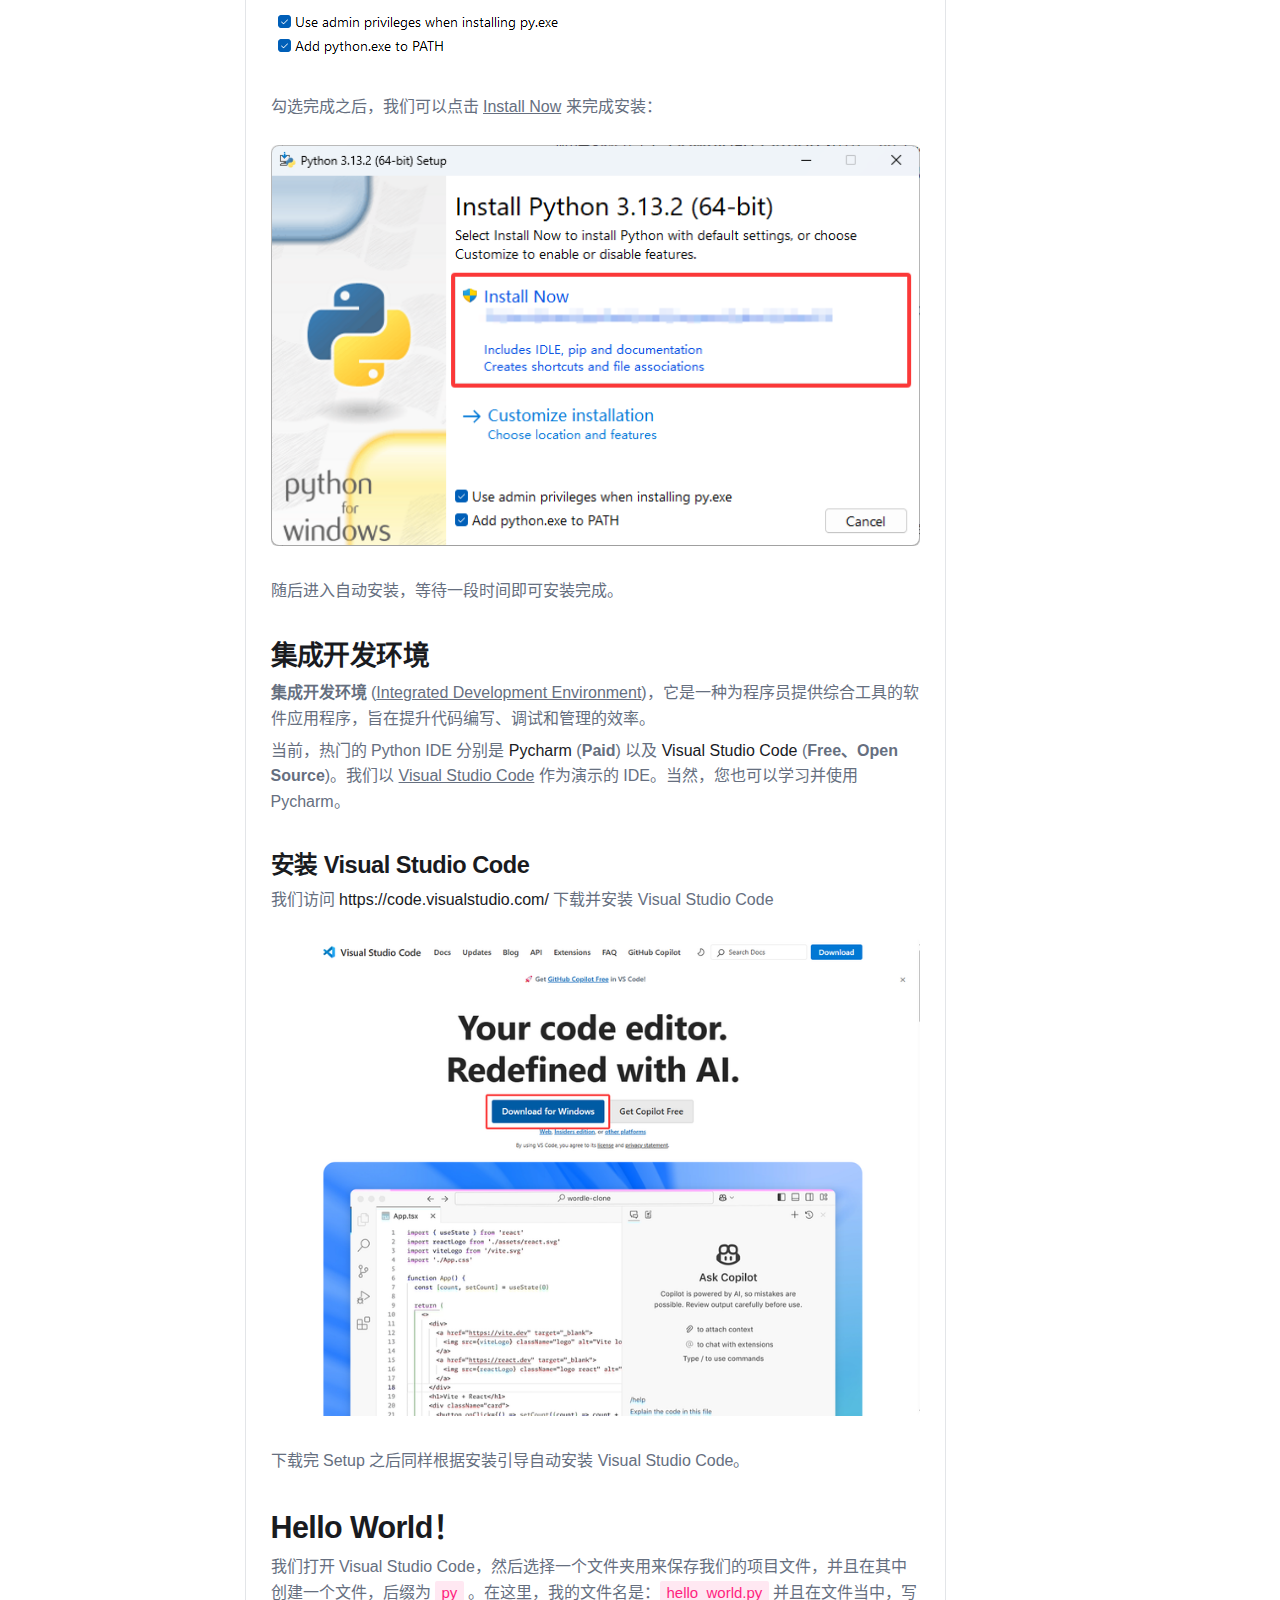
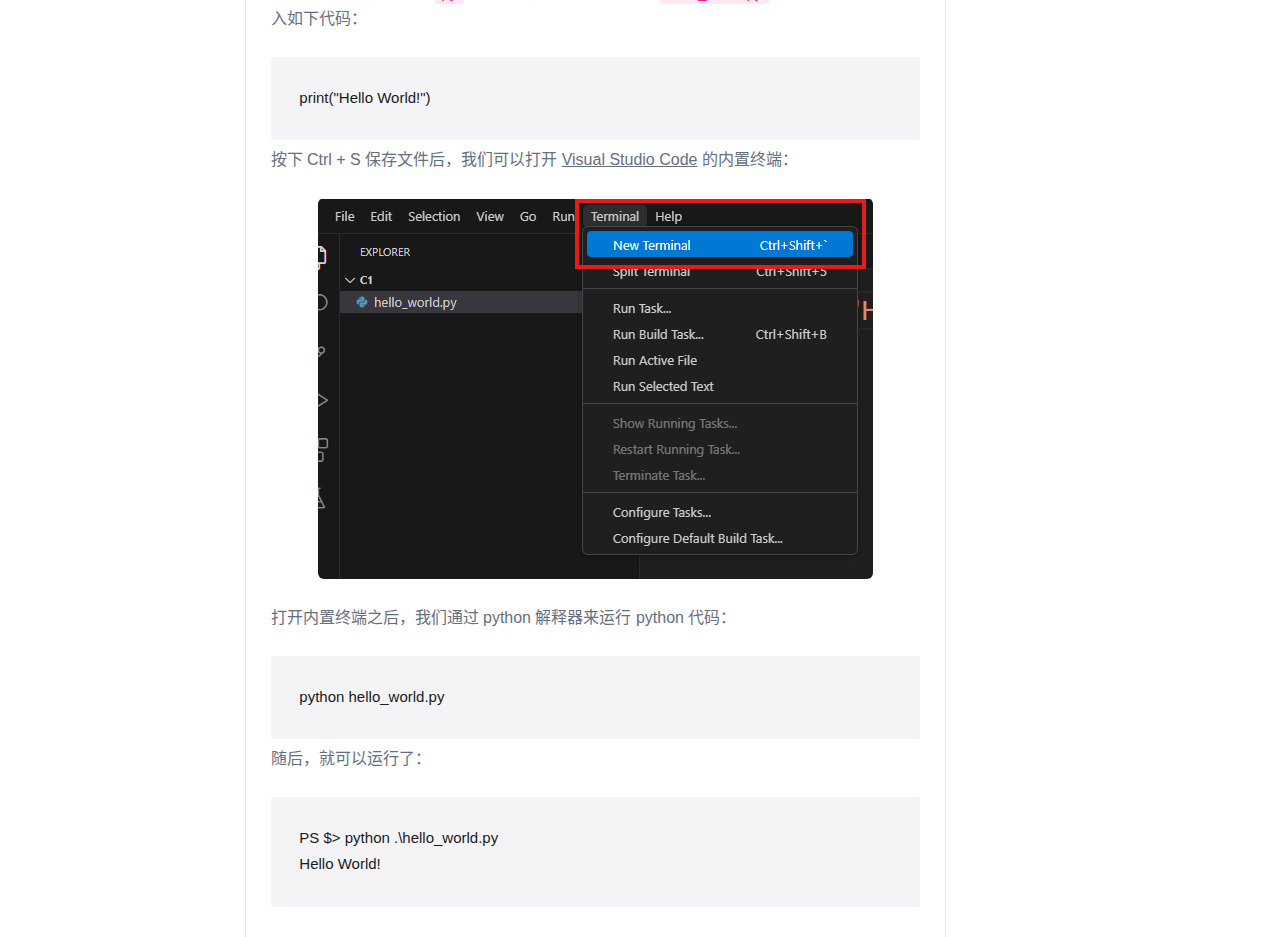
<file: tags/bian-cheng/index.html>
<!DOCTYPE html><html lang="zh-cn"><head><meta charset="utf-8"><meta http-equiv="X-UA-Compatible" content="IE=edge"><meta name="viewport" content="width=device-width,initial-scale=1"><title>Tag: 编程 - Saviya Learning</title><meta name="robots" content="noindex, follow"><meta name="generator" content="Publii Open-Source CMS for Static Site"><link rel="alternate" type="application/atom+xml" href="https://sharkbyteno1.github.io/SaviyaLearning/feed.xml" title="Saviya Learning - RSS"><link rel="alternate" type="application/json" href="https://sharkbyteno1.github.io/SaviyaLearning/feed.json" title="Saviya Learning - JSON"><meta property="og:title" content="编程"><meta property="og:site_name" content="Saviya Learning"><meta property="og:description" content=""><meta property="og:url" content="https://sharkbyteno1.github.io/SaviyaLearning/tags/bian-cheng/"><meta property="og:type" content="website"><link rel="stylesheet" href="https://sharkbyteno1.github.io/SaviyaLearning/assets/css/style.css?v=fb294ca6fde0a8ff088306819c40b63b"><script type="application/ld+json">{"@context":"http://schema.org","@type":"Organization","name":"Saviya Learning","url":"https://sharkbyteno1.github.io/SaviyaLearning/"}</script><noscript><style>img[loading] {
                    opacity: 1;
                }</style></noscript><style>.li{fill:none;stroke-linecap:round;stroke-linejoin:round;vertical-align:middle}</style></head><body class="tag-template"><div class="container"><div class="left-bar"><div class="left-bar__inner"><header class="header"><a class="logo" href="https://sharkbyteno1.github.io/SaviyaLearning/">Saviya Learning</a><nav class="navbar"><button class="navbar__toggle" aria-label="Menu" aria-haspopup="true" aria-expanded="false"><span class="navbar__toggle__box"><span class="navbar__toggle__inner">Menu</span></span></button><ul class="navbar__menu"><li class="has-submenu"><a href="https://sharkbyteno1.github.io/SaviyaLearning/tags/" target="_blank" aria-label="编程语言"><span>编程语言</span></a></li></ul></nav><a class="logo logo--atbottom" href="https://sharkbyteno1.github.io/SaviyaLearning/">Saviya Learning</a></header></div></div><main class="main page page--tag"><div class="hero"><div class="main__inner"><h1>编程 <sup>(1)</sup></h1><p>与计算机编程有关的知识</p></div></div><div class="main__inner"><article class="c-card"><div class="c-card__meta"><div class="c-card__author"><a href="https://sharkbyteno1.github.io/SaviyaLearning/authors/saviya/">Saviya</a></div><time datetime="2025-03-04T14:40">3月 4, 2025</time></div><header class="c-card__header"><h2 class="c-card__title"><a href="https://sharkbyteno1.github.io/SaviyaLearning/python-learning-c1-l1.html">Python 学习第一课</a></h2><blockquote><p><em>Python 是一种<strong data-sourcepos="39:11-39:24">高级、通用、解释型</strong>的编程语言，由荷兰程序员<strong data-sourcepos="39:36-39:47">吉多·范罗苏姆</strong>（Guido van Rossum）于1990年代初设计，旨在替代 ABC 语言并强调代码的简洁性和可读性 。</em></p><p><em>除此之外，Python 也被作用于<strong>人工智能、高精度计算以及儿童编程</strong>当中，我们自然也不能落下这门语言。今天，我将带领大家一同进入学习 Python 的课堂！</em></p></blockquote><p class="msg msg--info">🔍学习 <strong>Saviya的小课堂</strong> 认准 <a href="https://sharkbyteno1.github.io/SaviyaLearning" target="_blank" rel="noopener noreferrer">SAVIYA LEARNING</a></p><h2>安装环境</h2><p>学习一门编程语言需要做好提前准备，在这里我们将以 <span style="text-decoration: underline;">Windows 11</span> 向大家演示如何安装 Python 3 以及<strong>集成开发环境 (IDE)</strong></p><h3>Python 3</h3><p>我们可以访问 <a href="https://www.python.org/downloads/" target="_blank" rel="noopener noreferrer">https://www.python.org/downloads/</a> 来下载 Python 最新的安装包：</p><figure class="post__image"><img loading="lazy" src="https://sharkbyteno1.github.io/SaviyaLearning/media/posts/4/3fe74faf-19a6-416a-bad4-9180344cdd28.png" alt="访问官网后寻找到 Download the latest version for Windows，这一行字下方存在 Download Python xxx 字样的按钮" width="1366" height="1032" sizes="(min-width: 760px) 660px, calc(93.18vw - 30px)" srcset="https://sharkbyteno1.github.io/SaviyaLearning/media/posts/4/responsive/3fe74faf-19a6-416a-bad4-9180344cdd28-xs.png 320w, https://sharkbyteno1.github.io/SaviyaLearning/media/posts/4/responsive/3fe74faf-19a6-416a-bad4-9180344cdd28-sm.png 480w, https://sharkbyteno1.github.io/SaviyaLearning/media/posts/4/responsive/3fe74faf-19a6-416a-bad4-9180344cdd28-md.png 768w, https://sharkbyteno1.github.io/SaviyaLearning/media/posts/4/responsive/3fe74faf-19a6-416a-bad4-9180344cdd28-xl.png 1024w"></figure><p>随后我们点击 Download Python 按钮，如果您并不是 <span style="text-decoration: underline;">Windows</span> 系统，还可以在按钮下方点击例如 Linux、macOS 等链接下载其他版本的 Python Setup。</p><p>下载完成之后，我们打开 Python Setup 软件，随后根据个人情况选择安装方式。如果没有任何问题，可以勾选最下方的两个选项：</p><ul><li>Use admin privileges when installing py.exe</li><li>Add python.exe to PATH</li></ul><p>(如下图所示)</p><figure class="post__image"><img loading="lazy" src="https://sharkbyteno1.github.io/SaviyaLearning/media/posts/4/QQ20250304-151401.png" alt="在 Setup 软件下方的两个选项框，蓝色即为勾选" width="302" height="59" sizes="(min-width: 760px) 660px, calc(93.18vw - 30px)" srcset="https://sharkbyteno1.github.io/SaviyaLearning/media/posts/4/responsive/QQ20250304-151401-xs.png 320w, https://sharkbyteno1.github.io/SaviyaLearning/media/posts/4/responsive/QQ20250304-151401-sm.png 480w, https://sharkbyteno1.github.io/SaviyaLearning/media/posts/4/responsive/QQ20250304-151401-md.png 768w, https://sharkbyteno1.github.io/SaviyaLearning/media/posts/4/responsive/QQ20250304-151401-xl.png 1024w"></figure><p>勾选完成之后，我们可以点击 <span style="text-decoration: underline;">Install Now</span> 来完成安装：</p><figure class="post__image"><img loading="lazy" src="https://sharkbyteno1.github.io/SaviyaLearning/media/posts/4/QQ20250304-151609.png" alt="点击 Install Now 按钮" width="656" height="405" sizes="(min-width: 760px) 660px, calc(93.18vw - 30px)" srcset="https://sharkbyteno1.github.io/SaviyaLearning/media/posts/4/responsive/QQ20250304-151609-xs.png 320w, https://sharkbyteno1.github.io/SaviyaLearning/media/posts/4/responsive/QQ20250304-151609-sm.png 480w, https://sharkbyteno1.github.io/SaviyaLearning/media/posts/4/responsive/QQ20250304-151609-md.png 768w, https://sharkbyteno1.github.io/SaviyaLearning/media/posts/4/responsive/QQ20250304-151609-xl.png 1024w"></figure><p>随后进入自动安装，等待一段时间即可安装完成。</p><h3>集成开发环境</h3><p><strong>集成开发环境</strong> (<span style="text-decoration: underline;">Integrated Development Environment</span>)，它<span class="CustomP_animated_char__m3r9w">是</span><span class="CustomP_animated_char__m3r9w">一</span><span class="CustomP_animated_char__m3r9w">种</span><span class="CustomP_animated_char__m3r9w">为</span><span class="CustomP_animated_char__m3r9w">程</span><span class="CustomP_animated_char__m3r9w">序</span><span class="CustomP_animated_char__m3r9w">员</span><span class="CustomP_animated_char__m3r9w">提</span><span class="CustomP_animated_char__m3r9w">供</span><span class="CustomP_animated_char__m3r9w">综</span><span class="CustomP_animated_char__m3r9w">合</span><span class="CustomP_animated_char__m3r9w">工</span><span class="CustomP_animated_char__m3r9w">具</span><span class="CustomP_animated_char__m3r9w">的</span><span class="CustomP_animated_char__m3r9w">软</span><span class="CustomP_animated_char__m3r9w">件</span><span class="CustomP_animated_char__m3r9w">应</span><span class="CustomP_animated_char__m3r9w">用</span><span class="CustomP_animated_char__m3r9w">程</span><span class="CustomP_animated_char__m3r9w">序</span><span class="CustomP_animated_char__m3r9w">，</span><span class="CustomP_animated_char__m3r9w">旨</span><span class="CustomP_animated_char__m3r9w">在</span><span class="CustomP_animated_char__m3r9w">提</span><span class="CustomP_animated_char__m3r9w">升</span><span class="CustomP_animated_char__m3r9w">代</span><span class="CustomP_animated_char__m3r9w">码</span><span class="CustomP_animated_char__m3r9w">编</span><span class="CustomP_animated_char__m3r9w">写</span><span class="CustomP_animated_char__m3r9w">、</span><span class="CustomP_animated_char__m3r9w">调</span><span class="CustomP_animated_char__m3r9w">试</span><span class="CustomP_animated_char__m3r9w">和</span><span class="CustomP_animated_char__m3r9w">管</span><span class="CustomP_animated_char__m3r9w">理</span><span class="CustomP_animated_char__m3r9w">的</span><span class="CustomP_animated_char__m3r9w">效</span><span class="CustomP_animated_char__m3r9w">率</span><span class="CustomP_animated_char__m3r9w">。</span></p><p>当前，热门的 Python IDE 分别是 <a href="https://www.jetbrains.com/pycharm/" target="_blank" rel="noopener noreferrer">Pycharm</a> (<strong>Paid</strong>) 以及 <a href="https://code.visualstudio.com/" target="_blank" rel="noopener noreferrer">Visual Studio Code</a> (<strong>Free、Open Source</strong>)。我们以 <span style="text-decoration: underline;">Visual Studio Code</span> 作为演示的 IDE。当然，您也可以学习并使用 Pycharm。</p><h4>安装 Visual Studio Code</h4><p>我们访问 <a href="https://code.visualstudio.com/" target="_blank" rel="noopener noreferrer">https://code.visualstudio.com/</a> 下载并安装 Visual Studio Code</p><figure class="post__image"><img loading="lazy" src="https://sharkbyteno1.github.io/SaviyaLearning/media/posts/4/QQ20250304-152623.png" alt="" width="1349" height="992" sizes="(min-width: 760px) 660px, calc(93.18vw - 30px)" srcset="https://sharkbyteno1.github.io/SaviyaLearning/media/posts/4/responsive/QQ20250304-152623-xs.png 320w, https://sharkbyteno1.github.io/SaviyaLearning/media/posts/4/responsive/QQ20250304-152623-sm.png 480w, https://sharkbyteno1.github.io/SaviyaLearning/media/posts/4/responsive/QQ20250304-152623-md.png 768w, https://sharkbyteno1.github.io/SaviyaLearning/media/posts/4/responsive/QQ20250304-152623-xl.png 1024w"></figure><p>下载完 Setup 之后同样根据安装引导自动安装 Visual Studio Code。</p><h2>Hello World！</h2><p>我们打开 Visual Studio Code，然后选择一个文件夹用来保存我们的项目文件，并且在其中创建一个文件，后缀为 <code>py</code> 。在这里，我的文件名是：<code>hello_world.py</code> 并且在文件当中，写入如下代码：</p><pre class="language-python"><code>print("Hello World!")</code></pre><p>按下 Ctrl + S 保存文件后，我们可以打开 <span style="text-decoration: underline;">Visual Studio Code</span> 的内置终端：</p><figure class="post__image post__image--center"><img loading="lazy" src="https://sharkbyteno1.github.io/SaviyaLearning/media/posts/4/Screenshot-2025-03-04-155528.png" alt="" width="555" height="381" sizes="(min-width: 760px) 660px, calc(93.18vw - 30px)" srcset="https://sharkbyteno1.github.io/SaviyaLearning/media/posts/4/responsive/Screenshot-2025-03-04-155528-xs.png 320w, https://sharkbyteno1.github.io/SaviyaLearning/media/posts/4/responsive/Screenshot-2025-03-04-155528-sm.png 480w, https://sharkbyteno1.github.io/SaviyaLearning/media/posts/4/responsive/Screenshot-2025-03-04-155528-md.png 768w, https://sharkbyteno1.github.io/SaviyaLearning/media/posts/4/responsive/Screenshot-2025-03-04-155528-xl.png 1024w"></figure><p>打开内置终端之后，我们通过 python 解释器来运行 python 代码：</p><pre class="language-bash"><code>python hello_world.py</code></pre><p>随后，就可以运行了：</p><pre class="language-bash"><code>PS $&gt; python .\hello_world.py
Hello World!</code></pre></header></article></div></main><div class="right-bar"><div class="right-bar__inner"><div class="sidebar"><section class="box authors"><h3 class="box__title">Authors</h3><ul class="authors__cotainer"><li class="authors__item"><div><a href="https://sharkbyteno1.github.io/SaviyaLearning/authors/saviya/" class="authors__title">Saviya</a> <span class="authors__meta">Post: 1</span></div></li></ul></section><section class="box tags"><h3 class="box__title">Recommended Topics</h3><ul class="tags__list"><li class="tags__item"><a href="https://sharkbyteno1.github.io/SaviyaLearning/tags/bian-cheng/" class="btn btn--gray">编程 <sup>(1)</sup></a></li><li class="tags__item"><a href="https://sharkbyteno1.github.io/SaviyaLearning/tags/python/" class="btn btn--gray">Python <sup>(1)</sup></a></li><li class="tags__item"><a href="https://sharkbyteno1.github.io/SaviyaLearning/tags/python-ke-cheng/" class="btn btn--gray">Python 课程 <sup>(1)</sup></a></li></ul></section><section class="box newsletter"><h3 class="box__title">Subscribe to Mono</h3><p class="newsletter__desc">Sign up to receive email updates and to hear what's going on with us!</p><form>...</form></section><div class="box copyright">Powered by Publii - Open-Source CMS for Static Websites</div></div></div></div></div><script defer="defer" src="https://sharkbyteno1.github.io/SaviyaLearning/assets/js/scripts.min.js?v=b2d91bcadbf5db401b76eb5bb3092eb7"></script><script>var images = document.querySelectorAll('img[loading]');
        for (var i = 0; i < images.length; i++) {
            if (images[i].complete) {
                images[i].classList.add('is-loaded');
            } else {
                images[i].addEventListener('load', function () {
                    this.classList.add('is-loaded');
                }, false);
            }
        }</script></body></html>
</file>
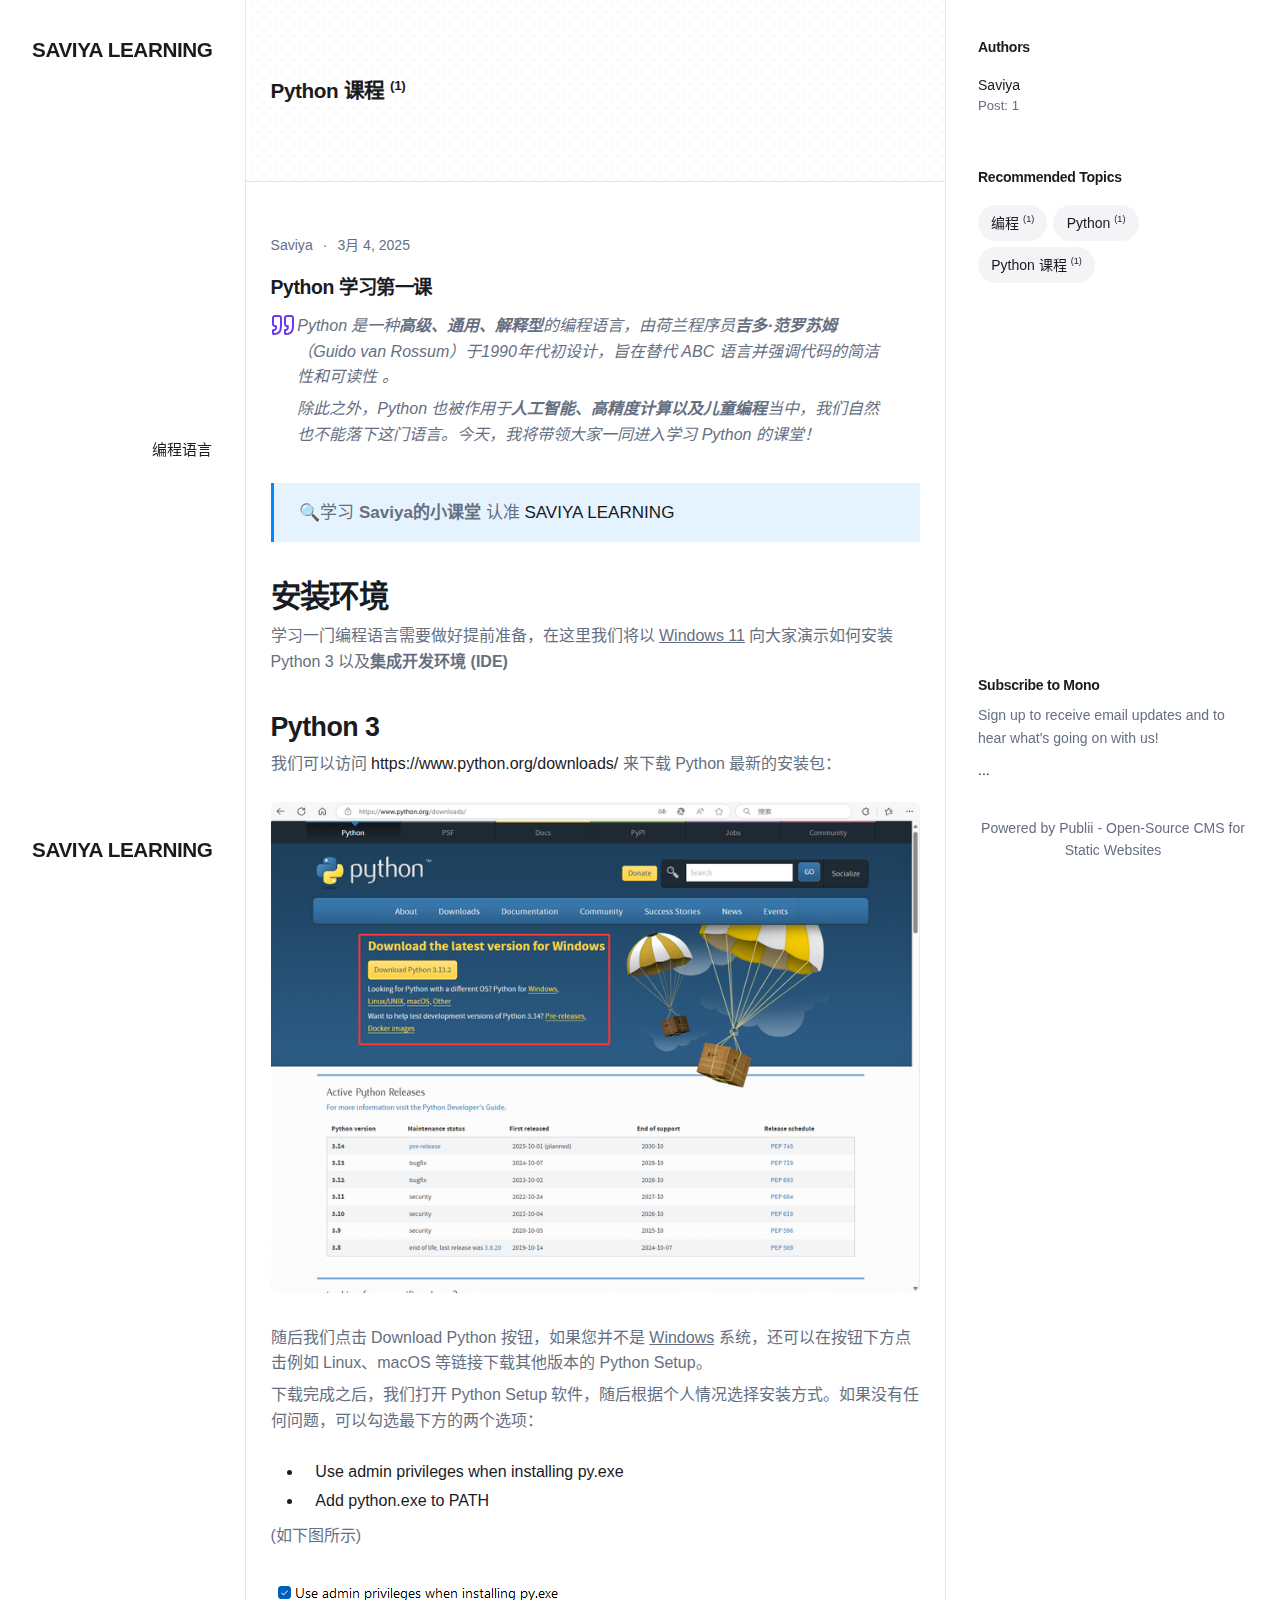
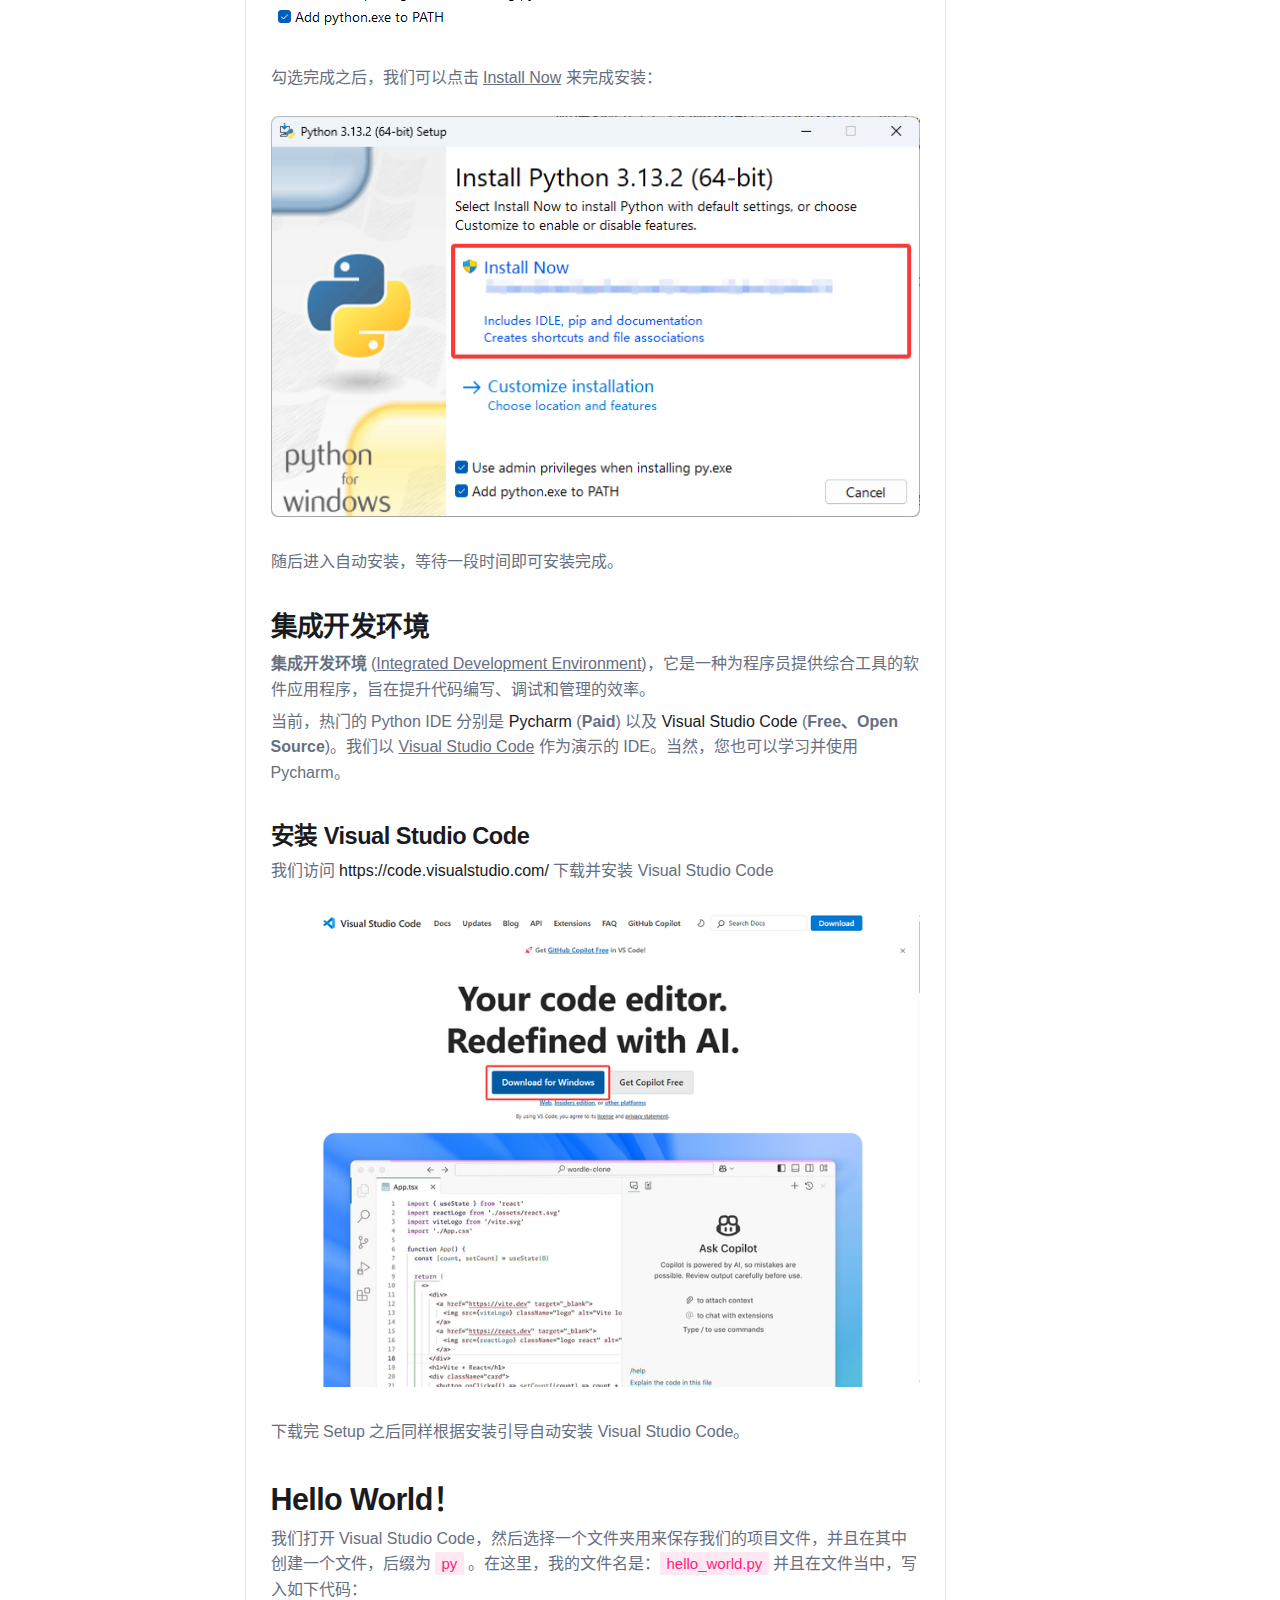
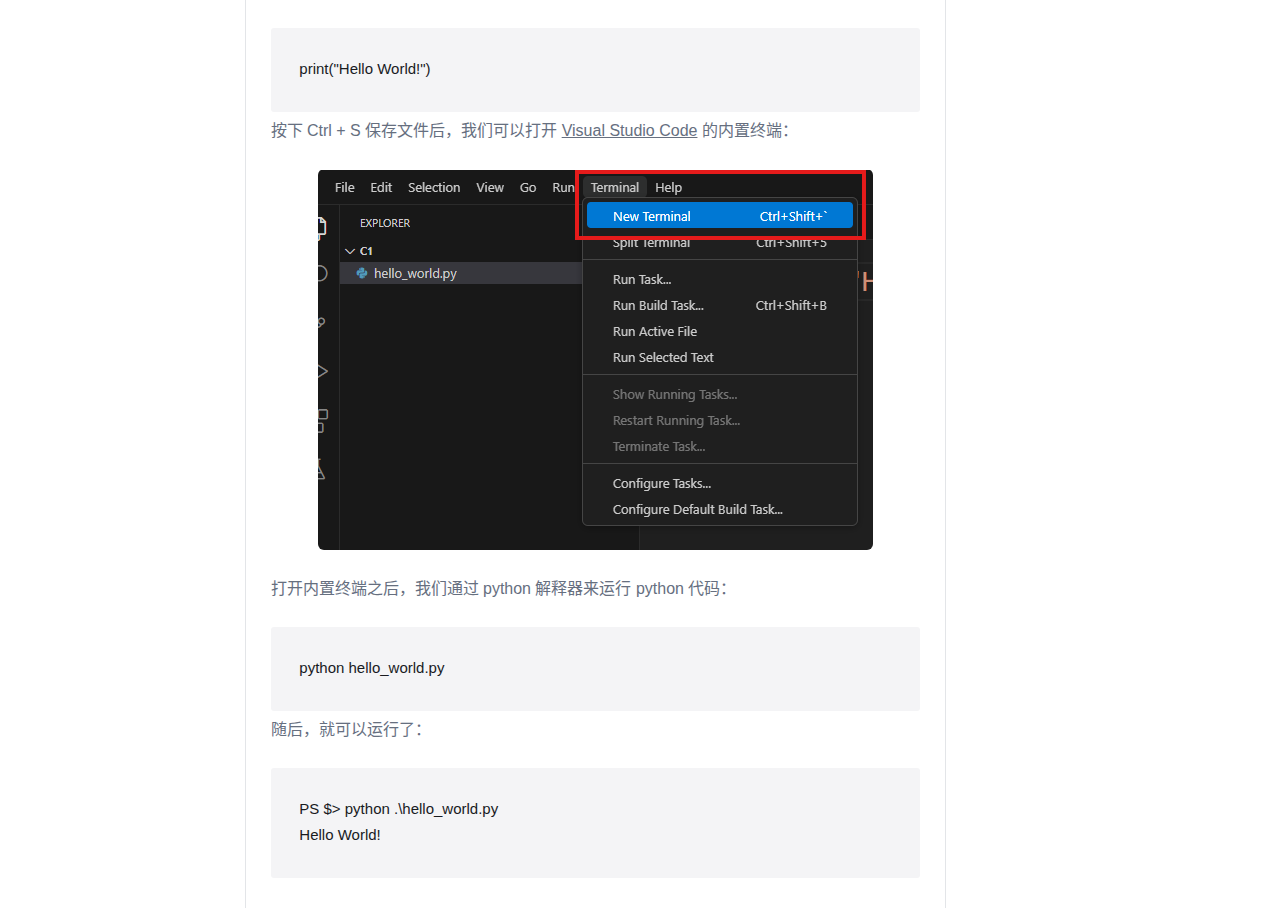
<file: tags/python-ke-cheng/index.html>
<!DOCTYPE html><html lang="zh-cn"><head><meta charset="utf-8"><meta http-equiv="X-UA-Compatible" content="IE=edge"><meta name="viewport" content="width=device-width,initial-scale=1"><title>Tag: Python 课程 - Saviya Learning</title><meta name="robots" content="noindex, follow"><meta name="generator" content="Publii Open-Source CMS for Static Site"><link rel="alternate" type="application/atom+xml" href="https://sharkbyteno1.github.io/SaviyaLearning/feed.xml" title="Saviya Learning - RSS"><link rel="alternate" type="application/json" href="https://sharkbyteno1.github.io/SaviyaLearning/feed.json" title="Saviya Learning - JSON"><meta property="og:title" content="Python 课程"><meta property="og:site_name" content="Saviya Learning"><meta property="og:description" content=""><meta property="og:url" content="https://sharkbyteno1.github.io/SaviyaLearning/tags/python-ke-cheng/"><meta property="og:type" content="website"><link rel="stylesheet" href="https://sharkbyteno1.github.io/SaviyaLearning/assets/css/style.css?v=fb294ca6fde0a8ff088306819c40b63b"><script type="application/ld+json">{"@context":"http://schema.org","@type":"Organization","name":"Saviya Learning","url":"https://sharkbyteno1.github.io/SaviyaLearning/"}</script><noscript><style>img[loading] {
                    opacity: 1;
                }</style></noscript><style>.li{fill:none;stroke-linecap:round;stroke-linejoin:round;vertical-align:middle}</style></head><body class="tag-template"><div class="container"><div class="left-bar"><div class="left-bar__inner"><header class="header"><a class="logo" href="https://sharkbyteno1.github.io/SaviyaLearning/">Saviya Learning</a><nav class="navbar"><button class="navbar__toggle" aria-label="Menu" aria-haspopup="true" aria-expanded="false"><span class="navbar__toggle__box"><span class="navbar__toggle__inner">Menu</span></span></button><ul class="navbar__menu"><li class="has-submenu"><a href="https://sharkbyteno1.github.io/SaviyaLearning/tags/" target="_blank" aria-label="编程语言"><span>编程语言</span></a></li></ul></nav><a class="logo logo--atbottom" href="https://sharkbyteno1.github.io/SaviyaLearning/">Saviya Learning</a></header></div></div><main class="main page page--tag"><div class="hero"><div class="main__inner"><h1>Python 课程 <sup>(1)</sup></h1></div></div><div class="main__inner"><article class="c-card"><div class="c-card__meta"><div class="c-card__author"><a href="https://sharkbyteno1.github.io/SaviyaLearning/authors/saviya/">Saviya</a></div><time datetime="2025-03-04T14:40">3月 4, 2025</time></div><header class="c-card__header"><h2 class="c-card__title"><a href="https://sharkbyteno1.github.io/SaviyaLearning/python-learning-c1-l1.html">Python 学习第一课</a></h2><blockquote><p><em>Python 是一种<strong data-sourcepos="39:11-39:24">高级、通用、解释型</strong>的编程语言，由荷兰程序员<strong data-sourcepos="39:36-39:47">吉多·范罗苏姆</strong>（Guido van Rossum）于1990年代初设计，旨在替代 ABC 语言并强调代码的简洁性和可读性 。</em></p><p><em>除此之外，Python 也被作用于<strong>人工智能、高精度计算以及儿童编程</strong>当中，我们自然也不能落下这门语言。今天，我将带领大家一同进入学习 Python 的课堂！</em></p></blockquote><p class="msg msg--info">🔍学习 <strong>Saviya的小课堂</strong> 认准 <a href="https://sharkbyteno1.github.io/SaviyaLearning" target="_blank" rel="noopener noreferrer">SAVIYA LEARNING</a></p><h2>安装环境</h2><p>学习一门编程语言需要做好提前准备，在这里我们将以 <span style="text-decoration: underline;">Windows 11</span> 向大家演示如何安装 Python 3 以及<strong>集成开发环境 (IDE)</strong></p><h3>Python 3</h3><p>我们可以访问 <a href="https://www.python.org/downloads/" target="_blank" rel="noopener noreferrer">https://www.python.org/downloads/</a> 来下载 Python 最新的安装包：</p><figure class="post__image"><img loading="lazy" src="https://sharkbyteno1.github.io/SaviyaLearning/media/posts/4/3fe74faf-19a6-416a-bad4-9180344cdd28.png" alt="访问官网后寻找到 Download the latest version for Windows，这一行字下方存在 Download Python xxx 字样的按钮" width="1366" height="1032" sizes="(min-width: 760px) 660px, calc(93.18vw - 30px)" srcset="https://sharkbyteno1.github.io/SaviyaLearning/media/posts/4/responsive/3fe74faf-19a6-416a-bad4-9180344cdd28-xs.png 320w, https://sharkbyteno1.github.io/SaviyaLearning/media/posts/4/responsive/3fe74faf-19a6-416a-bad4-9180344cdd28-sm.png 480w, https://sharkbyteno1.github.io/SaviyaLearning/media/posts/4/responsive/3fe74faf-19a6-416a-bad4-9180344cdd28-md.png 768w, https://sharkbyteno1.github.io/SaviyaLearning/media/posts/4/responsive/3fe74faf-19a6-416a-bad4-9180344cdd28-xl.png 1024w"></figure><p>随后我们点击 Download Python 按钮，如果您并不是 <span style="text-decoration: underline;">Windows</span> 系统，还可以在按钮下方点击例如 Linux、macOS 等链接下载其他版本的 Python Setup。</p><p>下载完成之后，我们打开 Python Setup 软件，随后根据个人情况选择安装方式。如果没有任何问题，可以勾选最下方的两个选项：</p><ul><li>Use admin privileges when installing py.exe</li><li>Add python.exe to PATH</li></ul><p>(如下图所示)</p><figure class="post__image"><img loading="lazy" src="https://sharkbyteno1.github.io/SaviyaLearning/media/posts/4/QQ20250304-151401.png" alt="在 Setup 软件下方的两个选项框，蓝色即为勾选" width="302" height="59" sizes="(min-width: 760px) 660px, calc(93.18vw - 30px)" srcset="https://sharkbyteno1.github.io/SaviyaLearning/media/posts/4/responsive/QQ20250304-151401-xs.png 320w, https://sharkbyteno1.github.io/SaviyaLearning/media/posts/4/responsive/QQ20250304-151401-sm.png 480w, https://sharkbyteno1.github.io/SaviyaLearning/media/posts/4/responsive/QQ20250304-151401-md.png 768w, https://sharkbyteno1.github.io/SaviyaLearning/media/posts/4/responsive/QQ20250304-151401-xl.png 1024w"></figure><p>勾选完成之后，我们可以点击 <span style="text-decoration: underline;">Install Now</span> 来完成安装：</p><figure class="post__image"><img loading="lazy" src="https://sharkbyteno1.github.io/SaviyaLearning/media/posts/4/QQ20250304-151609.png" alt="点击 Install Now 按钮" width="656" height="405" sizes="(min-width: 760px) 660px, calc(93.18vw - 30px)" srcset="https://sharkbyteno1.github.io/SaviyaLearning/media/posts/4/responsive/QQ20250304-151609-xs.png 320w, https://sharkbyteno1.github.io/SaviyaLearning/media/posts/4/responsive/QQ20250304-151609-sm.png 480w, https://sharkbyteno1.github.io/SaviyaLearning/media/posts/4/responsive/QQ20250304-151609-md.png 768w, https://sharkbyteno1.github.io/SaviyaLearning/media/posts/4/responsive/QQ20250304-151609-xl.png 1024w"></figure><p>随后进入自动安装，等待一段时间即可安装完成。</p><h3>集成开发环境</h3><p><strong>集成开发环境</strong> (<span style="text-decoration: underline;">Integrated Development Environment</span>)，它<span class="CustomP_animated_char__m3r9w">是</span><span class="CustomP_animated_char__m3r9w">一</span><span class="CustomP_animated_char__m3r9w">种</span><span class="CustomP_animated_char__m3r9w">为</span><span class="CustomP_animated_char__m3r9w">程</span><span class="CustomP_animated_char__m3r9w">序</span><span class="CustomP_animated_char__m3r9w">员</span><span class="CustomP_animated_char__m3r9w">提</span><span class="CustomP_animated_char__m3r9w">供</span><span class="CustomP_animated_char__m3r9w">综</span><span class="CustomP_animated_char__m3r9w">合</span><span class="CustomP_animated_char__m3r9w">工</span><span class="CustomP_animated_char__m3r9w">具</span><span class="CustomP_animated_char__m3r9w">的</span><span class="CustomP_animated_char__m3r9w">软</span><span class="CustomP_animated_char__m3r9w">件</span><span class="CustomP_animated_char__m3r9w">应</span><span class="CustomP_animated_char__m3r9w">用</span><span class="CustomP_animated_char__m3r9w">程</span><span class="CustomP_animated_char__m3r9w">序</span><span class="CustomP_animated_char__m3r9w">，</span><span class="CustomP_animated_char__m3r9w">旨</span><span class="CustomP_animated_char__m3r9w">在</span><span class="CustomP_animated_char__m3r9w">提</span><span class="CustomP_animated_char__m3r9w">升</span><span class="CustomP_animated_char__m3r9w">代</span><span class="CustomP_animated_char__m3r9w">码</span><span class="CustomP_animated_char__m3r9w">编</span><span class="CustomP_animated_char__m3r9w">写</span><span class="CustomP_animated_char__m3r9w">、</span><span class="CustomP_animated_char__m3r9w">调</span><span class="CustomP_animated_char__m3r9w">试</span><span class="CustomP_animated_char__m3r9w">和</span><span class="CustomP_animated_char__m3r9w">管</span><span class="CustomP_animated_char__m3r9w">理</span><span class="CustomP_animated_char__m3r9w">的</span><span class="CustomP_animated_char__m3r9w">效</span><span class="CustomP_animated_char__m3r9w">率</span><span class="CustomP_animated_char__m3r9w">。</span></p><p>当前，热门的 Python IDE 分别是 <a href="https://www.jetbrains.com/pycharm/" target="_blank" rel="noopener noreferrer">Pycharm</a> (<strong>Paid</strong>) 以及 <a href="https://code.visualstudio.com/" target="_blank" rel="noopener noreferrer">Visual Studio Code</a> (<strong>Free、Open Source</strong>)。我们以 <span style="text-decoration: underline;">Visual Studio Code</span> 作为演示的 IDE。当然，您也可以学习并使用 Pycharm。</p><h4>安装 Visual Studio Code</h4><p>我们访问 <a href="https://code.visualstudio.com/" target="_blank" rel="noopener noreferrer">https://code.visualstudio.com/</a> 下载并安装 Visual Studio Code</p><figure class="post__image"><img loading="lazy" src="https://sharkbyteno1.github.io/SaviyaLearning/media/posts/4/QQ20250304-152623.png" alt="" width="1349" height="992" sizes="(min-width: 760px) 660px, calc(93.18vw - 30px)" srcset="https://sharkbyteno1.github.io/SaviyaLearning/media/posts/4/responsive/QQ20250304-152623-xs.png 320w, https://sharkbyteno1.github.io/SaviyaLearning/media/posts/4/responsive/QQ20250304-152623-sm.png 480w, https://sharkbyteno1.github.io/SaviyaLearning/media/posts/4/responsive/QQ20250304-152623-md.png 768w, https://sharkbyteno1.github.io/SaviyaLearning/media/posts/4/responsive/QQ20250304-152623-xl.png 1024w"></figure><p>下载完 Setup 之后同样根据安装引导自动安装 Visual Studio Code。</p><h2>Hello World！</h2><p>我们打开 Visual Studio Code，然后选择一个文件夹用来保存我们的项目文件，并且在其中创建一个文件，后缀为 <code>py</code> 。在这里，我的文件名是：<code>hello_world.py</code> 并且在文件当中，写入如下代码：</p><pre class="language-python"><code>print("Hello World!")</code></pre><p>按下 Ctrl + S 保存文件后，我们可以打开 <span style="text-decoration: underline;">Visual Studio Code</span> 的内置终端：</p><figure class="post__image post__image--center"><img loading="lazy" src="https://sharkbyteno1.github.io/SaviyaLearning/media/posts/4/Screenshot-2025-03-04-155528.png" alt="" width="555" height="381" sizes="(min-width: 760px) 660px, calc(93.18vw - 30px)" srcset="https://sharkbyteno1.github.io/SaviyaLearning/media/posts/4/responsive/Screenshot-2025-03-04-155528-xs.png 320w, https://sharkbyteno1.github.io/SaviyaLearning/media/posts/4/responsive/Screenshot-2025-03-04-155528-sm.png 480w, https://sharkbyteno1.github.io/SaviyaLearning/media/posts/4/responsive/Screenshot-2025-03-04-155528-md.png 768w, https://sharkbyteno1.github.io/SaviyaLearning/media/posts/4/responsive/Screenshot-2025-03-04-155528-xl.png 1024w"></figure><p>打开内置终端之后，我们通过 python 解释器来运行 python 代码：</p><pre class="language-bash"><code>python hello_world.py</code></pre><p>随后，就可以运行了：</p><pre class="language-bash"><code>PS $&gt; python .\hello_world.py
Hello World!</code></pre></header></article></div></main><div class="right-bar"><div class="right-bar__inner"><div class="sidebar"><section class="box authors"><h3 class="box__title">Authors</h3><ul class="authors__cotainer"><li class="authors__item"><div><a href="https://sharkbyteno1.github.io/SaviyaLearning/authors/saviya/" class="authors__title">Saviya</a> <span class="authors__meta">Post: 1</span></div></li></ul></section><section class="box tags"><h3 class="box__title">Recommended Topics</h3><ul class="tags__list"><li class="tags__item"><a href="https://sharkbyteno1.github.io/SaviyaLearning/tags/bian-cheng/" class="btn btn--gray">编程 <sup>(1)</sup></a></li><li class="tags__item"><a href="https://sharkbyteno1.github.io/SaviyaLearning/tags/python/" class="btn btn--gray">Python <sup>(1)</sup></a></li><li class="tags__item"><a href="https://sharkbyteno1.github.io/SaviyaLearning/tags/python-ke-cheng/" class="btn btn--gray">Python 课程 <sup>(1)</sup></a></li></ul></section><section class="box newsletter"><h3 class="box__title">Subscribe to Mono</h3><p class="newsletter__desc">Sign up to receive email updates and to hear what's going on with us!</p><form>...</form></section><div class="box copyright">Powered by Publii - Open-Source CMS for Static Websites</div></div></div></div></div><script defer="defer" src="https://sharkbyteno1.github.io/SaviyaLearning/assets/js/scripts.min.js?v=b2d91bcadbf5db401b76eb5bb3092eb7"></script><script>var images = document.querySelectorAll('img[loading]');
        for (var i = 0; i < images.length; i++) {
            if (images[i].complete) {
                images[i].classList.add('is-loaded');
            } else {
                images[i].addEventListener('load', function () {
                    this.classList.add('is-loaded');
                }, false);
            }
        }</script></body></html>
</file>
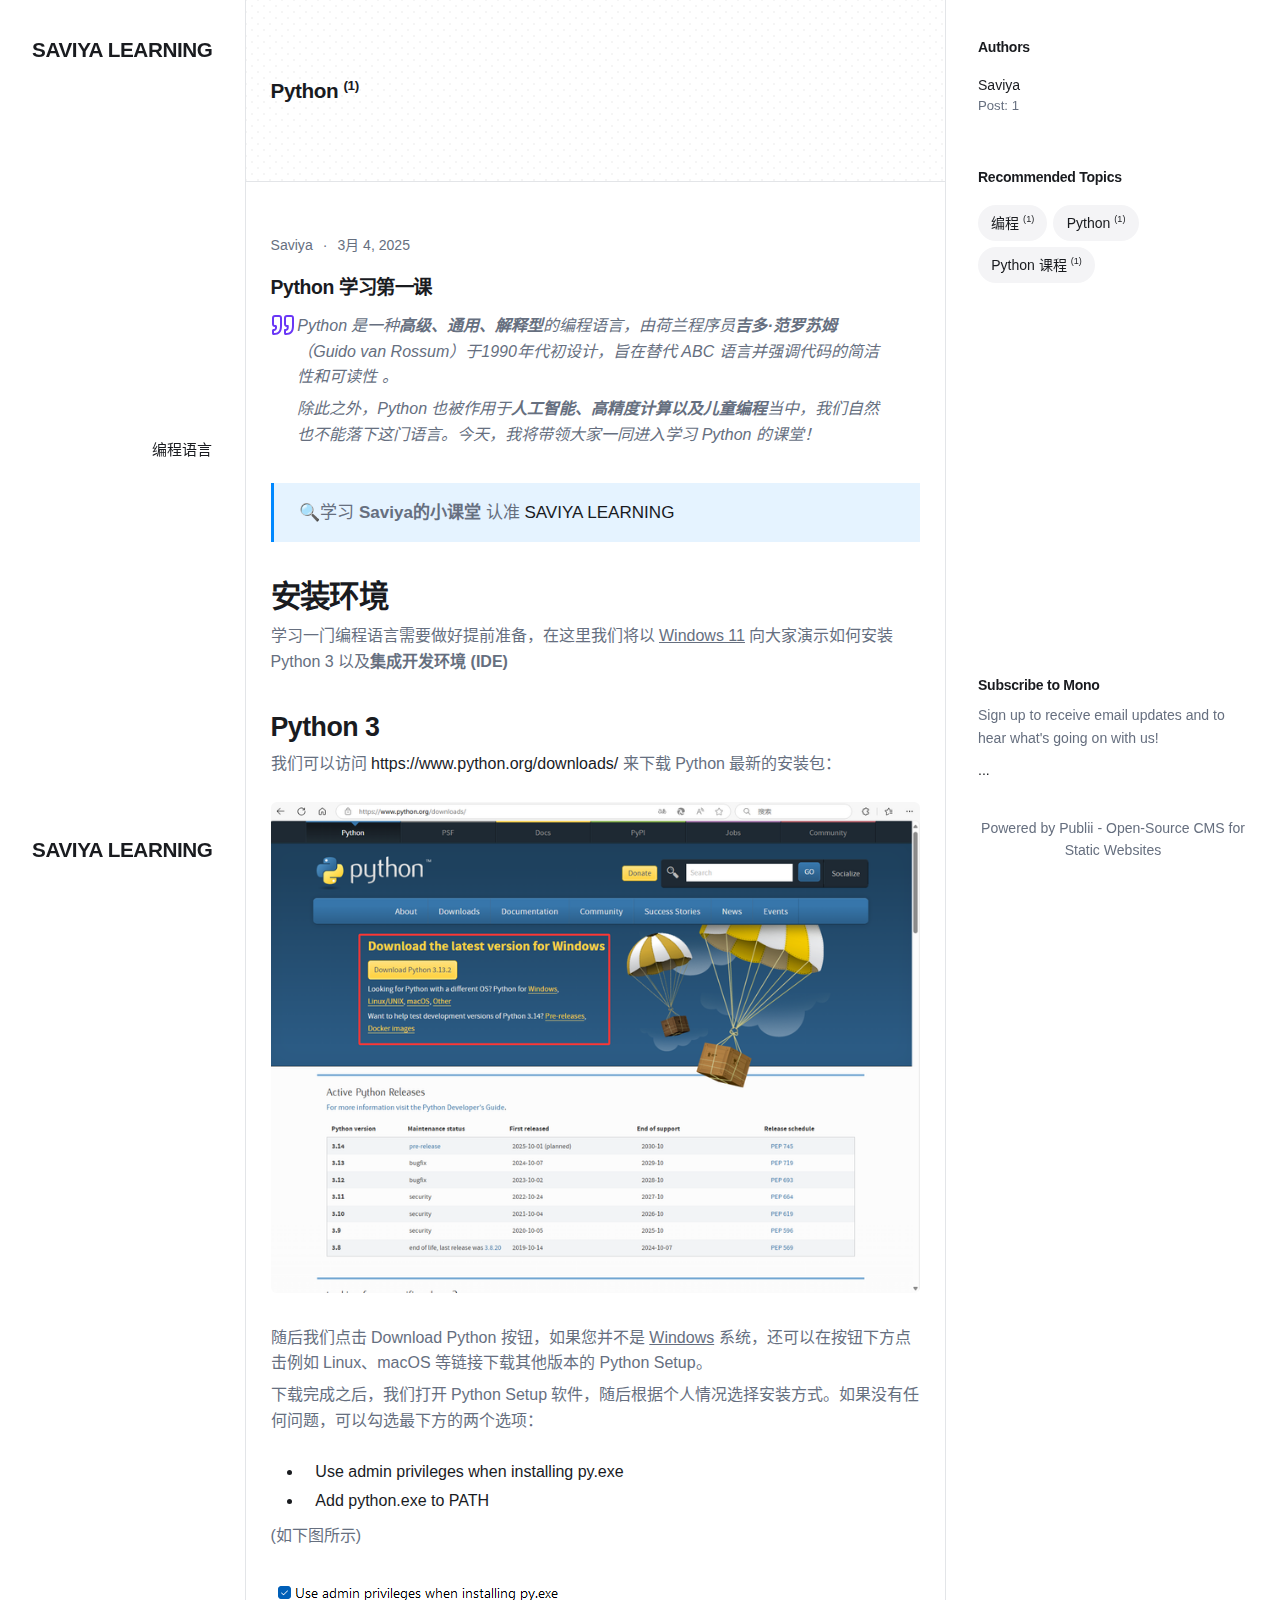
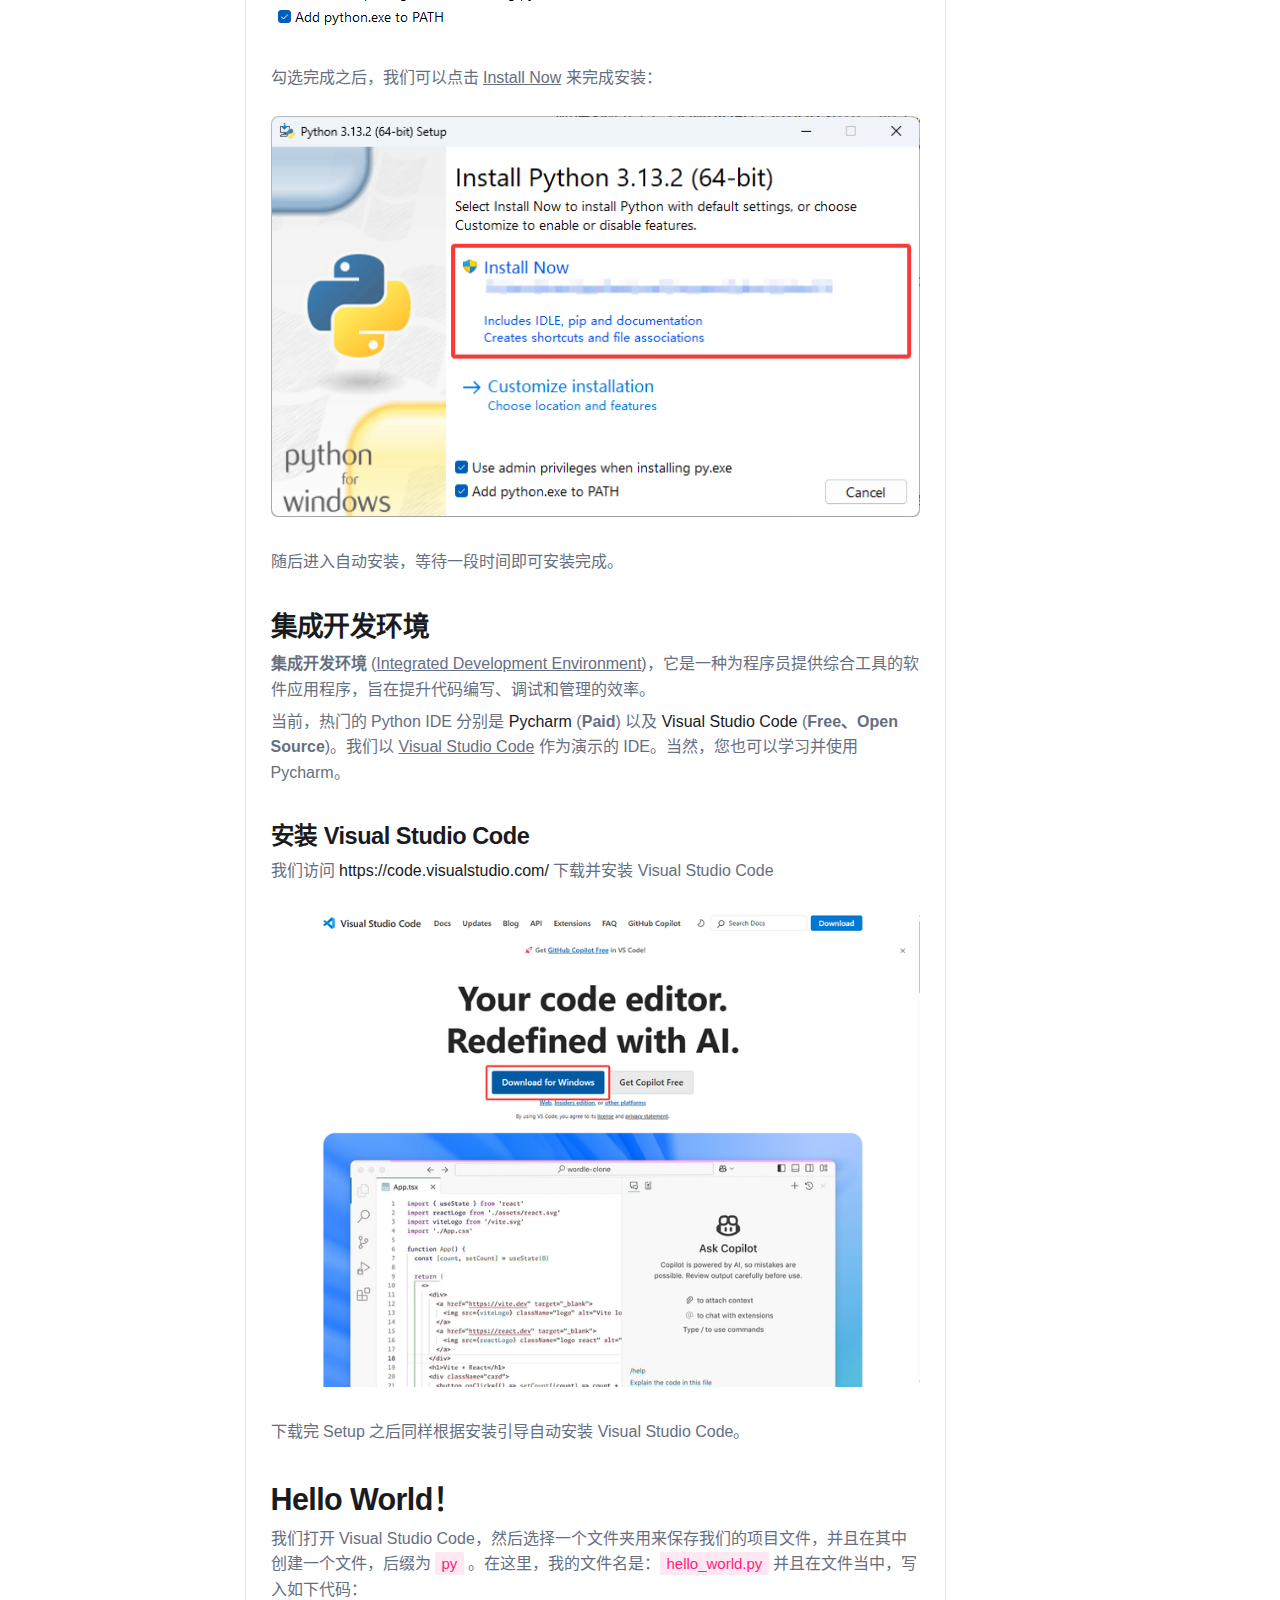
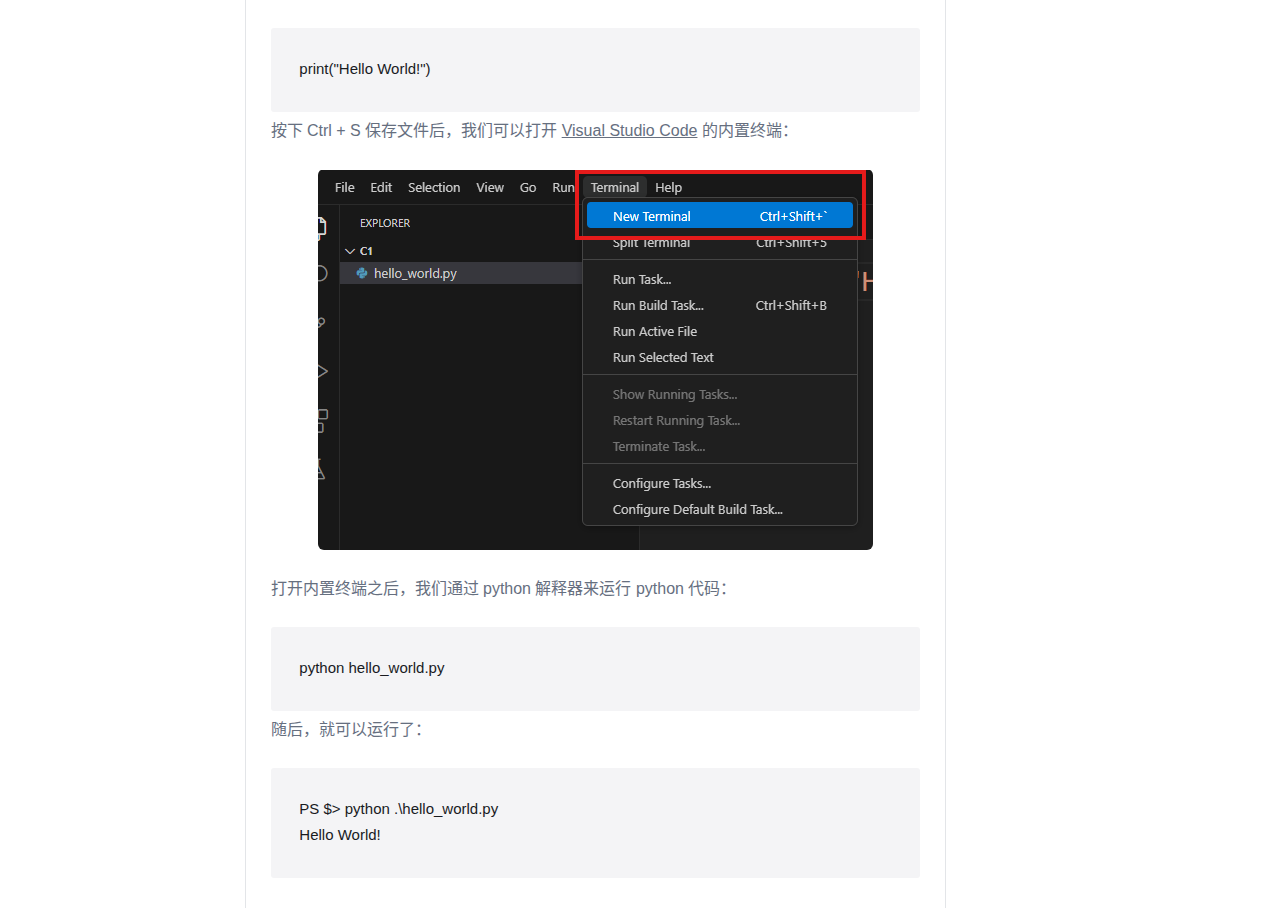
<file: tags/python/index.html>
<!DOCTYPE html><html lang="zh-cn"><head><meta charset="utf-8"><meta http-equiv="X-UA-Compatible" content="IE=edge"><meta name="viewport" content="width=device-width,initial-scale=1"><title>Tag: Python - Saviya Learning</title><meta name="robots" content="noindex, follow"><meta name="generator" content="Publii Open-Source CMS for Static Site"><link rel="alternate" type="application/atom+xml" href="https://sharkbyteno1.github.io/SaviyaLearning/feed.xml" title="Saviya Learning - RSS"><link rel="alternate" type="application/json" href="https://sharkbyteno1.github.io/SaviyaLearning/feed.json" title="Saviya Learning - JSON"><meta property="og:title" content="Python"><meta property="og:site_name" content="Saviya Learning"><meta property="og:description" content=""><meta property="og:url" content="https://sharkbyteno1.github.io/SaviyaLearning/tags/python/"><meta property="og:type" content="website"><link rel="stylesheet" href="https://sharkbyteno1.github.io/SaviyaLearning/assets/css/style.css?v=fb294ca6fde0a8ff088306819c40b63b"><script type="application/ld+json">{"@context":"http://schema.org","@type":"Organization","name":"Saviya Learning","url":"https://sharkbyteno1.github.io/SaviyaLearning/"}</script><noscript><style>img[loading] {
                    opacity: 1;
                }</style></noscript><style>.li{fill:none;stroke-linecap:round;stroke-linejoin:round;vertical-align:middle}</style></head><body class="tag-template"><div class="container"><div class="left-bar"><div class="left-bar__inner"><header class="header"><a class="logo" href="https://sharkbyteno1.github.io/SaviyaLearning/">Saviya Learning</a><nav class="navbar"><button class="navbar__toggle" aria-label="Menu" aria-haspopup="true" aria-expanded="false"><span class="navbar__toggle__box"><span class="navbar__toggle__inner">Menu</span></span></button><ul class="navbar__menu"><li class="has-submenu"><a href="https://sharkbyteno1.github.io/SaviyaLearning/tags/" target="_blank" aria-label="编程语言"><span>编程语言</span></a></li></ul></nav><a class="logo logo--atbottom" href="https://sharkbyteno1.github.io/SaviyaLearning/">Saviya Learning</a></header></div></div><main class="main page page--tag"><div class="hero"><div class="main__inner"><h1>Python <sup>(1)</sup></h1></div></div><div class="main__inner"><article class="c-card"><div class="c-card__meta"><div class="c-card__author"><a href="https://sharkbyteno1.github.io/SaviyaLearning/authors/saviya/">Saviya</a></div><time datetime="2025-03-04T14:40">3月 4, 2025</time></div><header class="c-card__header"><h2 class="c-card__title"><a href="https://sharkbyteno1.github.io/SaviyaLearning/python-learning-c1-l1.html">Python 学习第一课</a></h2><blockquote><p><em>Python 是一种<strong data-sourcepos="39:11-39:24">高级、通用、解释型</strong>的编程语言，由荷兰程序员<strong data-sourcepos="39:36-39:47">吉多·范罗苏姆</strong>（Guido van Rossum）于1990年代初设计，旨在替代 ABC 语言并强调代码的简洁性和可读性 。</em></p><p><em>除此之外，Python 也被作用于<strong>人工智能、高精度计算以及儿童编程</strong>当中，我们自然也不能落下这门语言。今天，我将带领大家一同进入学习 Python 的课堂！</em></p></blockquote><p class="msg msg--info">🔍学习 <strong>Saviya的小课堂</strong> 认准 <a href="https://sharkbyteno1.github.io/SaviyaLearning" target="_blank" rel="noopener noreferrer">SAVIYA LEARNING</a></p><h2>安装环境</h2><p>学习一门编程语言需要做好提前准备，在这里我们将以 <span style="text-decoration: underline;">Windows 11</span> 向大家演示如何安装 Python 3 以及<strong>集成开发环境 (IDE)</strong></p><h3>Python 3</h3><p>我们可以访问 <a href="https://www.python.org/downloads/" target="_blank" rel="noopener noreferrer">https://www.python.org/downloads/</a> 来下载 Python 最新的安装包：</p><figure class="post__image"><img loading="lazy" src="https://sharkbyteno1.github.io/SaviyaLearning/media/posts/4/3fe74faf-19a6-416a-bad4-9180344cdd28.png" alt="访问官网后寻找到 Download the latest version for Windows，这一行字下方存在 Download Python xxx 字样的按钮" width="1366" height="1032" sizes="(min-width: 760px) 660px, calc(93.18vw - 30px)" srcset="https://sharkbyteno1.github.io/SaviyaLearning/media/posts/4/responsive/3fe74faf-19a6-416a-bad4-9180344cdd28-xs.png 320w, https://sharkbyteno1.github.io/SaviyaLearning/media/posts/4/responsive/3fe74faf-19a6-416a-bad4-9180344cdd28-sm.png 480w, https://sharkbyteno1.github.io/SaviyaLearning/media/posts/4/responsive/3fe74faf-19a6-416a-bad4-9180344cdd28-md.png 768w, https://sharkbyteno1.github.io/SaviyaLearning/media/posts/4/responsive/3fe74faf-19a6-416a-bad4-9180344cdd28-xl.png 1024w"></figure><p>随后我们点击 Download Python 按钮，如果您并不是 <span style="text-decoration: underline;">Windows</span> 系统，还可以在按钮下方点击例如 Linux、macOS 等链接下载其他版本的 Python Setup。</p><p>下载完成之后，我们打开 Python Setup 软件，随后根据个人情况选择安装方式。如果没有任何问题，可以勾选最下方的两个选项：</p><ul><li>Use admin privileges when installing py.exe</li><li>Add python.exe to PATH</li></ul><p>(如下图所示)</p><figure class="post__image"><img loading="lazy" src="https://sharkbyteno1.github.io/SaviyaLearning/media/posts/4/QQ20250304-151401.png" alt="在 Setup 软件下方的两个选项框，蓝色即为勾选" width="302" height="59" sizes="(min-width: 760px) 660px, calc(93.18vw - 30px)" srcset="https://sharkbyteno1.github.io/SaviyaLearning/media/posts/4/responsive/QQ20250304-151401-xs.png 320w, https://sharkbyteno1.github.io/SaviyaLearning/media/posts/4/responsive/QQ20250304-151401-sm.png 480w, https://sharkbyteno1.github.io/SaviyaLearning/media/posts/4/responsive/QQ20250304-151401-md.png 768w, https://sharkbyteno1.github.io/SaviyaLearning/media/posts/4/responsive/QQ20250304-151401-xl.png 1024w"></figure><p>勾选完成之后，我们可以点击 <span style="text-decoration: underline;">Install Now</span> 来完成安装：</p><figure class="post__image"><img loading="lazy" src="https://sharkbyteno1.github.io/SaviyaLearning/media/posts/4/QQ20250304-151609.png" alt="点击 Install Now 按钮" width="656" height="405" sizes="(min-width: 760px) 660px, calc(93.18vw - 30px)" srcset="https://sharkbyteno1.github.io/SaviyaLearning/media/posts/4/responsive/QQ20250304-151609-xs.png 320w, https://sharkbyteno1.github.io/SaviyaLearning/media/posts/4/responsive/QQ20250304-151609-sm.png 480w, https://sharkbyteno1.github.io/SaviyaLearning/media/posts/4/responsive/QQ20250304-151609-md.png 768w, https://sharkbyteno1.github.io/SaviyaLearning/media/posts/4/responsive/QQ20250304-151609-xl.png 1024w"></figure><p>随后进入自动安装，等待一段时间即可安装完成。</p><h3>集成开发环境</h3><p><strong>集成开发环境</strong> (<span style="text-decoration: underline;">Integrated Development Environment</span>)，它<span class="CustomP_animated_char__m3r9w">是</span><span class="CustomP_animated_char__m3r9w">一</span><span class="CustomP_animated_char__m3r9w">种</span><span class="CustomP_animated_char__m3r9w">为</span><span class="CustomP_animated_char__m3r9w">程</span><span class="CustomP_animated_char__m3r9w">序</span><span class="CustomP_animated_char__m3r9w">员</span><span class="CustomP_animated_char__m3r9w">提</span><span class="CustomP_animated_char__m3r9w">供</span><span class="CustomP_animated_char__m3r9w">综</span><span class="CustomP_animated_char__m3r9w">合</span><span class="CustomP_animated_char__m3r9w">工</span><span class="CustomP_animated_char__m3r9w">具</span><span class="CustomP_animated_char__m3r9w">的</span><span class="CustomP_animated_char__m3r9w">软</span><span class="CustomP_animated_char__m3r9w">件</span><span class="CustomP_animated_char__m3r9w">应</span><span class="CustomP_animated_char__m3r9w">用</span><span class="CustomP_animated_char__m3r9w">程</span><span class="CustomP_animated_char__m3r9w">序</span><span class="CustomP_animated_char__m3r9w">，</span><span class="CustomP_animated_char__m3r9w">旨</span><span class="CustomP_animated_char__m3r9w">在</span><span class="CustomP_animated_char__m3r9w">提</span><span class="CustomP_animated_char__m3r9w">升</span><span class="CustomP_animated_char__m3r9w">代</span><span class="CustomP_animated_char__m3r9w">码</span><span class="CustomP_animated_char__m3r9w">编</span><span class="CustomP_animated_char__m3r9w">写</span><span class="CustomP_animated_char__m3r9w">、</span><span class="CustomP_animated_char__m3r9w">调</span><span class="CustomP_animated_char__m3r9w">试</span><span class="CustomP_animated_char__m3r9w">和</span><span class="CustomP_animated_char__m3r9w">管</span><span class="CustomP_animated_char__m3r9w">理</span><span class="CustomP_animated_char__m3r9w">的</span><span class="CustomP_animated_char__m3r9w">效</span><span class="CustomP_animated_char__m3r9w">率</span><span class="CustomP_animated_char__m3r9w">。</span></p><p>当前，热门的 Python IDE 分别是 <a href="https://www.jetbrains.com/pycharm/" target="_blank" rel="noopener noreferrer">Pycharm</a> (<strong>Paid</strong>) 以及 <a href="https://code.visualstudio.com/" target="_blank" rel="noopener noreferrer">Visual Studio Code</a> (<strong>Free、Open Source</strong>)。我们以 <span style="text-decoration: underline;">Visual Studio Code</span> 作为演示的 IDE。当然，您也可以学习并使用 Pycharm。</p><h4>安装 Visual Studio Code</h4><p>我们访问 <a href="https://code.visualstudio.com/" target="_blank" rel="noopener noreferrer">https://code.visualstudio.com/</a> 下载并安装 Visual Studio Code</p><figure class="post__image"><img loading="lazy" src="https://sharkbyteno1.github.io/SaviyaLearning/media/posts/4/QQ20250304-152623.png" alt="" width="1349" height="992" sizes="(min-width: 760px) 660px, calc(93.18vw - 30px)" srcset="https://sharkbyteno1.github.io/SaviyaLearning/media/posts/4/responsive/QQ20250304-152623-xs.png 320w, https://sharkbyteno1.github.io/SaviyaLearning/media/posts/4/responsive/QQ20250304-152623-sm.png 480w, https://sharkbyteno1.github.io/SaviyaLearning/media/posts/4/responsive/QQ20250304-152623-md.png 768w, https://sharkbyteno1.github.io/SaviyaLearning/media/posts/4/responsive/QQ20250304-152623-xl.png 1024w"></figure><p>下载完 Setup 之后同样根据安装引导自动安装 Visual Studio Code。</p><h2>Hello World！</h2><p>我们打开 Visual Studio Code，然后选择一个文件夹用来保存我们的项目文件，并且在其中创建一个文件，后缀为 <code>py</code> 。在这里，我的文件名是：<code>hello_world.py</code> 并且在文件当中，写入如下代码：</p><pre class="language-python"><code>print("Hello World!")</code></pre><p>按下 Ctrl + S 保存文件后，我们可以打开 <span style="text-decoration: underline;">Visual Studio Code</span> 的内置终端：</p><figure class="post__image post__image--center"><img loading="lazy" src="https://sharkbyteno1.github.io/SaviyaLearning/media/posts/4/Screenshot-2025-03-04-155528.png" alt="" width="555" height="381" sizes="(min-width: 760px) 660px, calc(93.18vw - 30px)" srcset="https://sharkbyteno1.github.io/SaviyaLearning/media/posts/4/responsive/Screenshot-2025-03-04-155528-xs.png 320w, https://sharkbyteno1.github.io/SaviyaLearning/media/posts/4/responsive/Screenshot-2025-03-04-155528-sm.png 480w, https://sharkbyteno1.github.io/SaviyaLearning/media/posts/4/responsive/Screenshot-2025-03-04-155528-md.png 768w, https://sharkbyteno1.github.io/SaviyaLearning/media/posts/4/responsive/Screenshot-2025-03-04-155528-xl.png 1024w"></figure><p>打开内置终端之后，我们通过 python 解释器来运行 python 代码：</p><pre class="language-bash"><code>python hello_world.py</code></pre><p>随后，就可以运行了：</p><pre class="language-bash"><code>PS $&gt; python .\hello_world.py
Hello World!</code></pre></header></article></div></main><div class="right-bar"><div class="right-bar__inner"><div class="sidebar"><section class="box authors"><h3 class="box__title">Authors</h3><ul class="authors__cotainer"><li class="authors__item"><div><a href="https://sharkbyteno1.github.io/SaviyaLearning/authors/saviya/" class="authors__title">Saviya</a> <span class="authors__meta">Post: 1</span></div></li></ul></section><section class="box tags"><h3 class="box__title">Recommended Topics</h3><ul class="tags__list"><li class="tags__item"><a href="https://sharkbyteno1.github.io/SaviyaLearning/tags/bian-cheng/" class="btn btn--gray">编程 <sup>(1)</sup></a></li><li class="tags__item"><a href="https://sharkbyteno1.github.io/SaviyaLearning/tags/python/" class="btn btn--gray">Python <sup>(1)</sup></a></li><li class="tags__item"><a href="https://sharkbyteno1.github.io/SaviyaLearning/tags/python-ke-cheng/" class="btn btn--gray">Python 课程 <sup>(1)</sup></a></li></ul></section><section class="box newsletter"><h3 class="box__title">Subscribe to Mono</h3><p class="newsletter__desc">Sign up to receive email updates and to hear what's going on with us!</p><form>...</form></section><div class="box copyright">Powered by Publii - Open-Source CMS for Static Websites</div></div></div></div></div><script defer="defer" src="https://sharkbyteno1.github.io/SaviyaLearning/assets/js/scripts.min.js?v=b2d91bcadbf5db401b76eb5bb3092eb7"></script><script>var images = document.querySelectorAll('img[loading]');
        for (var i = 0; i < images.length; i++) {
            if (images[i].complete) {
                images[i].classList.add('is-loaded');
            } else {
                images[i].addEventListener('load', function () {
                    this.classList.add('is-loaded');
                }, false);
            }
        }</script></body></html>
</file>
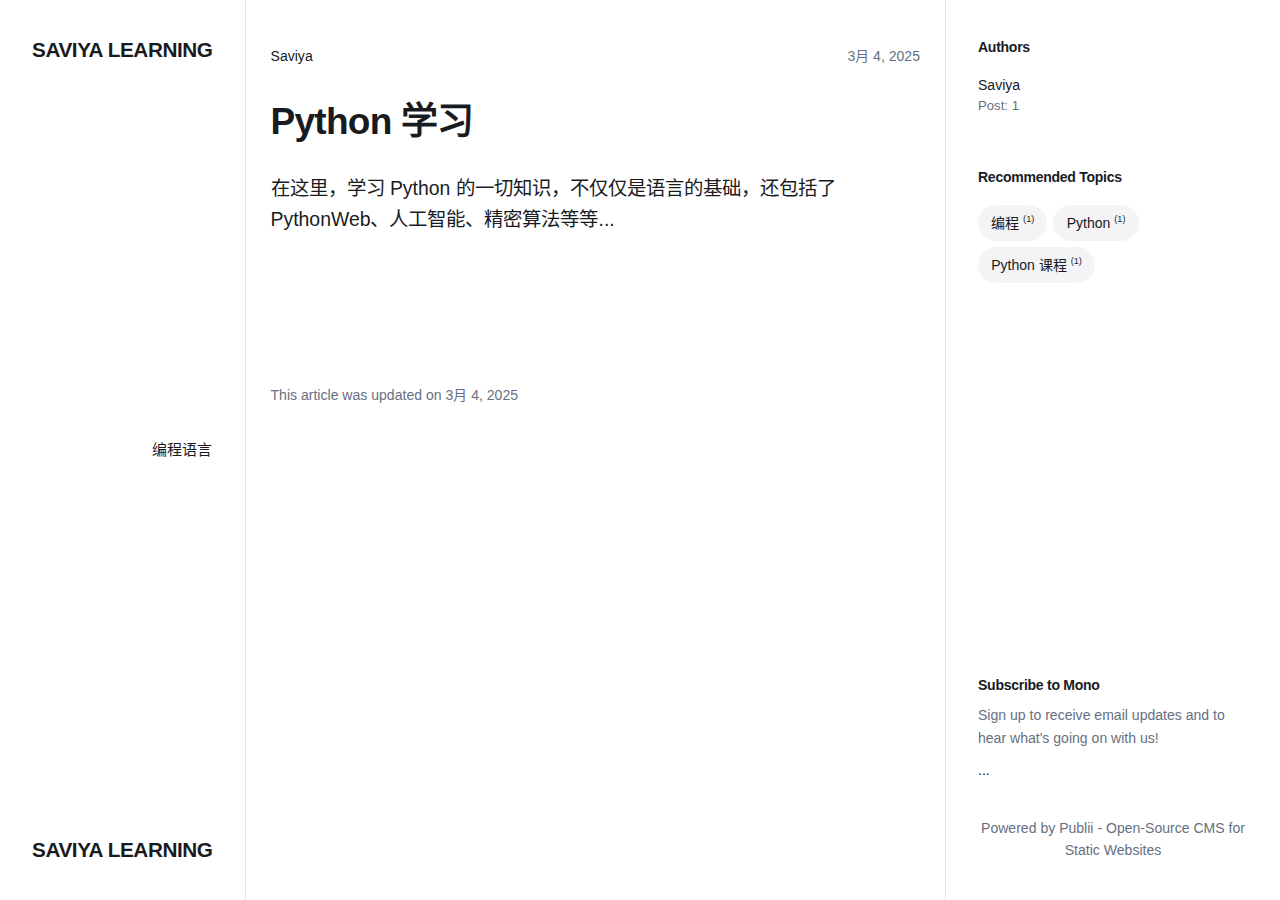
<file: ce-shi-ye-mian.html>
<!DOCTYPE html><html lang="zh-cn"><head><meta charset="utf-8"><meta http-equiv="X-UA-Compatible" content="IE=edge"><meta name="viewport" content="width=device-width,initial-scale=1"><title>[Saviya Learning] Python 学习</title><meta name="description" content="在这里，学习 Python 的一切知识，不仅仅是语言的基础，还包括了 PythonWeb、人工智能、精密算法等等..."><meta name="generator" content="Publii Open-Source CMS for Static Site"><link rel="canonical" href="https://sharkbyteno1.github.io/SaviyaLearning/ce-shi-ye-mian.html"><link rel="alternate" type="application/atom+xml" href="https://sharkbyteno1.github.io/SaviyaLearning/feed.xml" title="Saviya Learning - RSS"><link rel="alternate" type="application/json" href="https://sharkbyteno1.github.io/SaviyaLearning/feed.json" title="Saviya Learning - JSON"><meta property="og:title" content="Python 学习"><meta property="og:site_name" content="Saviya Learning"><meta property="og:description" content="在这里，学习 Python 的一切知识，不仅仅是语言的基础，还包括了 PythonWeb、人工智能、精密算法等等..."><meta property="og:url" content="https://sharkbyteno1.github.io/SaviyaLearning/ce-shi-ye-mian.html"><meta property="og:type" content="article"><link rel="stylesheet" href="https://sharkbyteno1.github.io/SaviyaLearning/assets/css/style.css?v=fb294ca6fde0a8ff088306819c40b63b"><script type="application/ld+json">{"@context":"http://schema.org","@type":"Article","mainEntityOfPage":{"@type":"WebPage","@id":"https://sharkbyteno1.github.io/SaviyaLearning/ce-shi-ye-mian.html"},"headline":"Python 学习","datePublished":"2025-03-04T14:36+08:00","dateModified":"2025-03-04T14:41+08:00","description":"在这里，学习 Python 的一切知识，不仅仅是语言的基础，还包括了 PythonWeb、人工智能、精密算法等等...","author":{"@type":"Person","name":"Saviya","url":"https://sharkbyteno1.github.io/SaviyaLearning/authors/saviya/"},"publisher":{"@type":"Organization","name":"Saviya"}}</script><noscript><style>img[loading] {
                    opacity: 1;
                }</style></noscript><style>.li{fill:none;stroke-linecap:round;stroke-linejoin:round;vertical-align:middle}</style></head><body class="page-template"><div class="container"><div class="left-bar"><div class="left-bar__inner"><header class="header"><a class="logo" href="https://sharkbyteno1.github.io/SaviyaLearning/">Saviya Learning</a><nav class="navbar"><button class="navbar__toggle" aria-label="Menu" aria-haspopup="true" aria-expanded="false"><span class="navbar__toggle__box"><span class="navbar__toggle__inner">Menu</span></span></button><ul class="navbar__menu"><li class="active-parent has-submenu"><a href="https://sharkbyteno1.github.io/SaviyaLearning/tags/" target="_blank" aria-label="编程语言"><span>编程语言</span></a></li></ul></nav><a class="logo logo--atbottom" href="https://sharkbyteno1.github.io/SaviyaLearning/">Saviya Learning</a></header></div></div><main class="main page"><article class="content"><div class="main__inner"><div class="content__meta"><div class="content__author"><div><a href="https://sharkbyteno1.github.io/SaviyaLearning/authors/saviya/" class="content__author__name">Saviya</a></div></div><div class="content__date"><time datetime="2025-03-04T14:36">3月 4, 2025</time></div></div><header class="content__header"><h1 class="content__title">Python 学习</h1></header><div class="content__entry"><p>在这里，学习 Python 的一切知识，不仅仅是语言的基础，还包括了 PythonWeb、人工智能、精密算法等等...</p><p><a href="https://sharkbyteno1.github.io/SaviyaLearning/python-learning-c1-l1.html"></a><br><br></p></div><footer class="content__footer"><div class="content__last-updated">This article was updated on <time datetime="2025-03-04T14:41">3月 4, 2025</time></div><div class="content__share"><a href="https://www.facebook.com/sharer/sharer.php?u=https%3A%2F%2Fsharkbyteno1.github.io%2FSaviyaLearning%2Fce-shi-ye-mian.html" class="js-share facebook tltp tltp--top" aria-label="Facebook" rel="nofollow noopener noreferrer"><svg><use xlink:href="https://sharkbyteno1.github.io/SaviyaLearning/assets/svg/svg-map.svg#facebook"/></svg> <span>Facebook</span> </a><a href="https://twitter.com/intent/tweet?url=https%3A%2F%2Fsharkbyteno1.github.io%2FSaviyaLearning%2Fce-shi-ye-mian.html&amp;via=Saviya%20Learning&amp;text=Python%20%E5%AD%A6%E4%B9%A0" class="js-share twitter tltp tltp--top" aria-label="Twitter" rel="nofollow noopener noreferrer"><svg><use xlink:href="https://sharkbyteno1.github.io/SaviyaLearning/assets/svg/svg-map.svg#twitter"/></svg> <span>Twitter</span> </a><a href="https://pinterest.com/pin/create/button/?url=https%3A%2F%2Fsharkbyteno1.github.io%2FSaviyaLearning%2Fce-shi-ye-mian.html&amp;media=undefined&amp;description=Python%20%E5%AD%A6%E4%B9%A0" class="js-share pinterest tltp tltp--top" aria-label="Pinterest" rel="nofollow noopener noreferrer"><svg><use xlink:href="https://sharkbyteno1.github.io/SaviyaLearning/assets/svg/svg-map.svg#pinterest"/></svg> <span>Pinterest</span></a></div></footer></div></article></main><div class="right-bar"><div class="right-bar__inner"><div class="sidebar"><section class="box authors"><h3 class="box__title">Authors</h3><ul class="authors__cotainer"><li class="authors__item"><div><a href="https://sharkbyteno1.github.io/SaviyaLearning/authors/saviya/" class="authors__title">Saviya</a> <span class="authors__meta">Post: 1</span></div></li></ul></section><section class="box tags"><h3 class="box__title">Recommended Topics</h3><ul class="tags__list"><li class="tags__item"><a href="https://sharkbyteno1.github.io/SaviyaLearning/tags/bian-cheng/" class="btn btn--gray">编程 <sup>(1)</sup></a></li><li class="tags__item"><a href="https://sharkbyteno1.github.io/SaviyaLearning/tags/python/" class="btn btn--gray">Python <sup>(1)</sup></a></li><li class="tags__item"><a href="https://sharkbyteno1.github.io/SaviyaLearning/tags/python-ke-cheng/" class="btn btn--gray">Python 课程 <sup>(1)</sup></a></li></ul></section><section class="box newsletter"><h3 class="box__title">Subscribe to Mono</h3><p class="newsletter__desc">Sign up to receive email updates and to hear what's going on with us!</p><form>...</form></section><div class="box copyright">Powered by Publii - Open-Source CMS for Static Websites</div></div></div></div></div><script defer="defer" src="https://sharkbyteno1.github.io/SaviyaLearning/assets/js/scripts.min.js?v=b2d91bcadbf5db401b76eb5bb3092eb7"></script><script>var images = document.querySelectorAll('img[loading]');
        for (var i = 0; i < images.length; i++) {
            if (images[i].complete) {
                images[i].classList.add('is-loaded');
            } else {
                images[i].addEventListener('load', function () {
                    this.classList.add('is-loaded');
                }, false);
            }
        }</script></body></html>
</file>
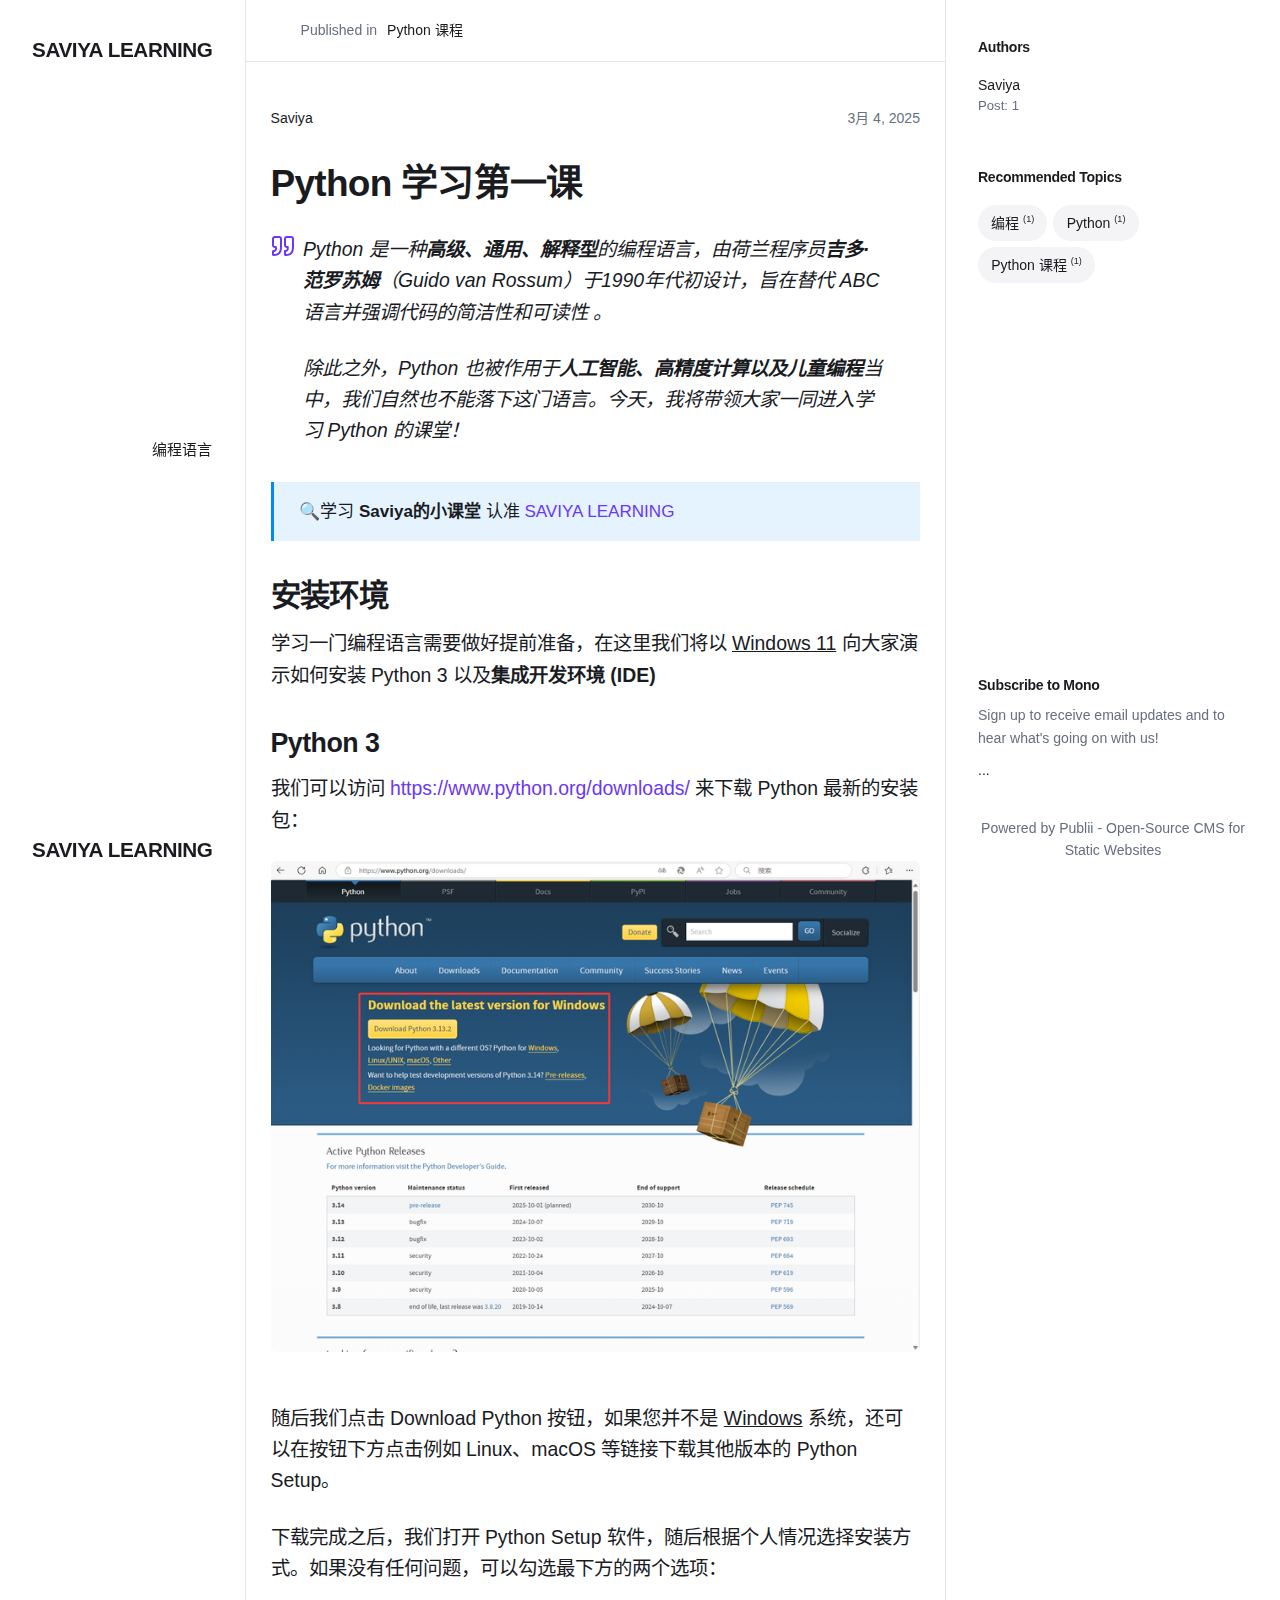
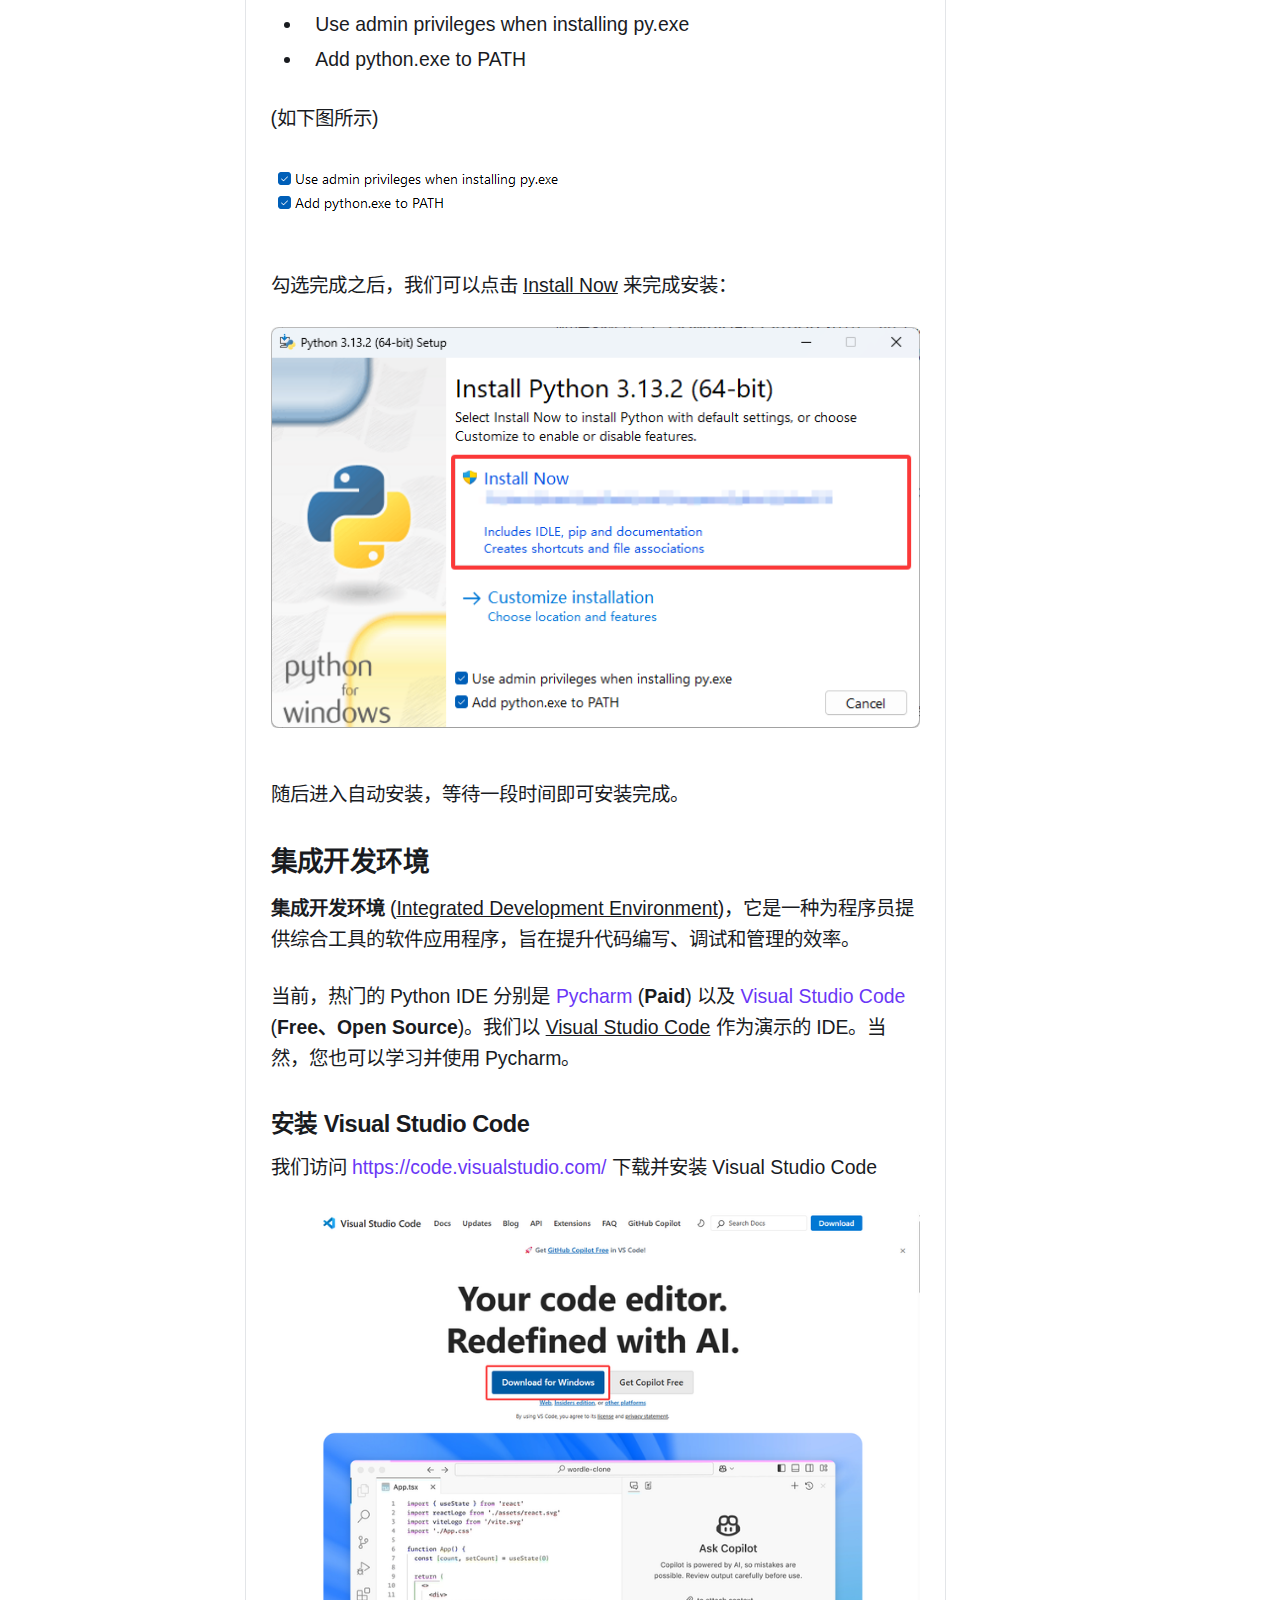
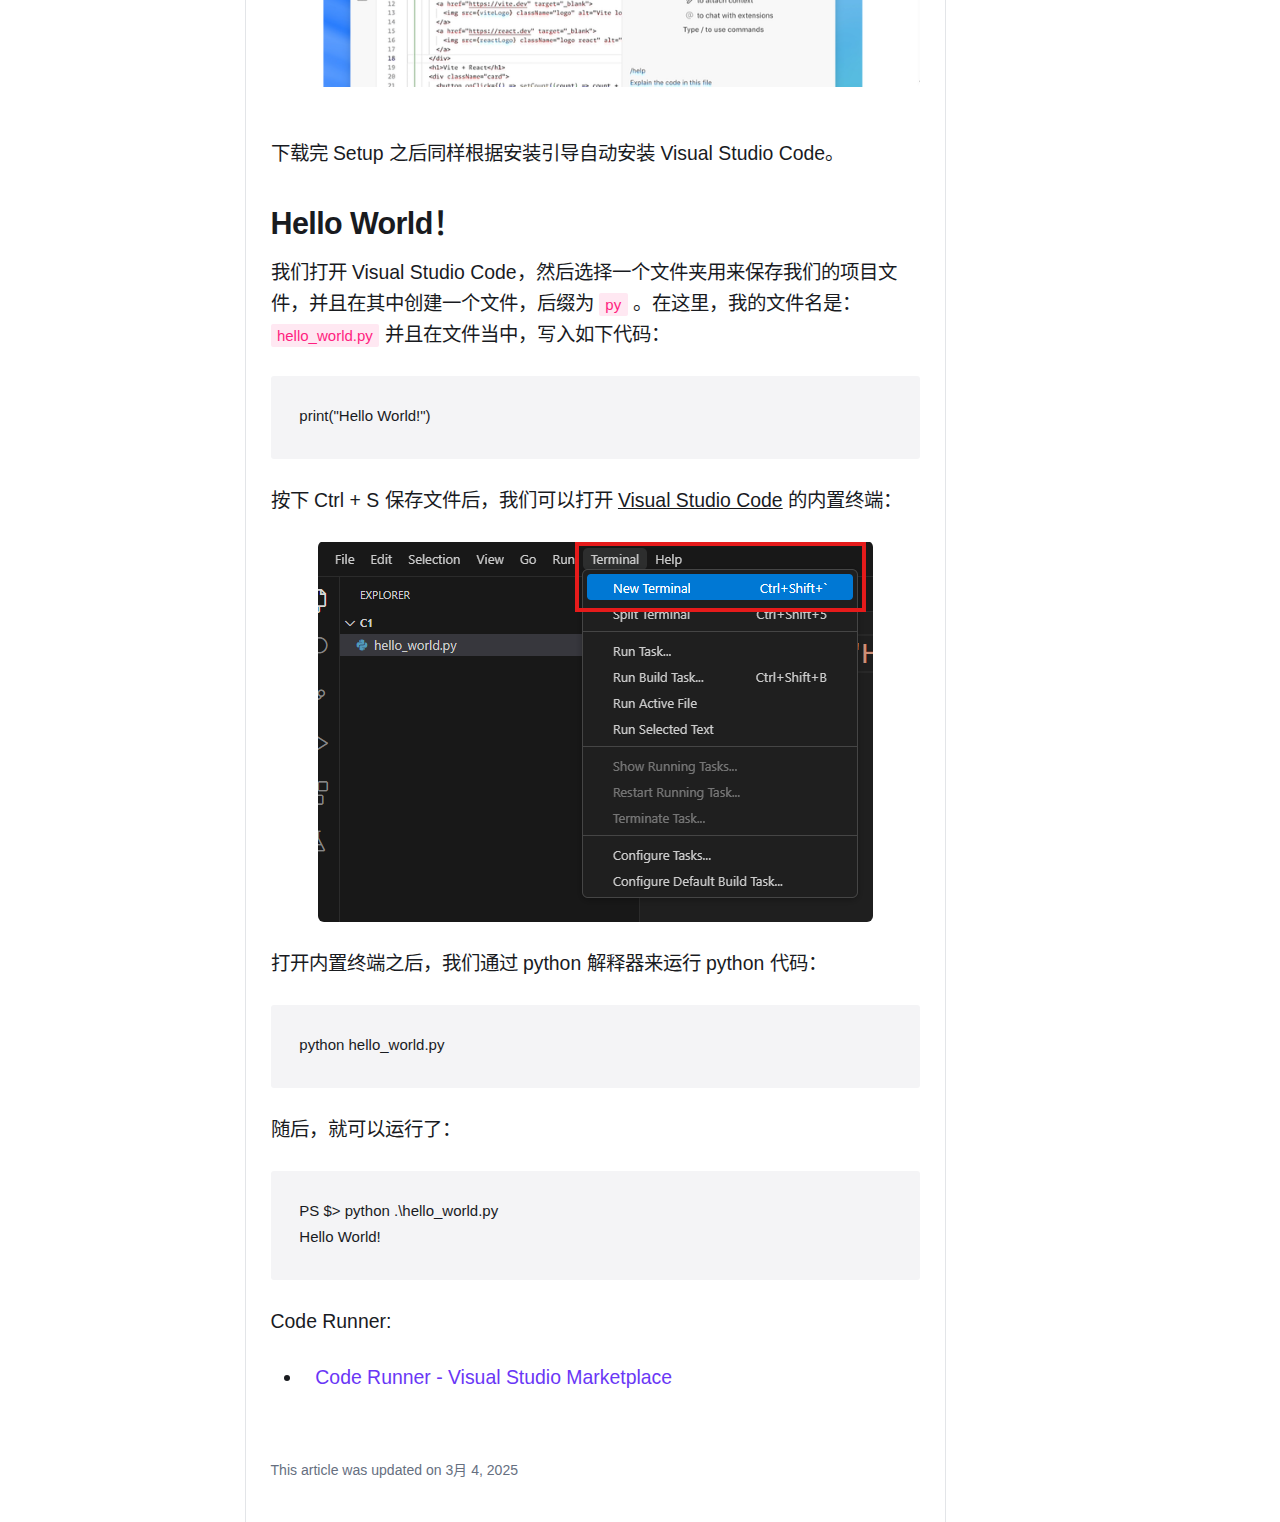
<file: python-learning-c1-l1.html>
<!DOCTYPE html><html lang="zh-cn"><head><meta charset="utf-8"><meta http-equiv="X-UA-Compatible" content="IE=edge"><meta name="viewport" content="width=device-width,initial-scale=1"><title>Python 学习第一课</title><meta name="description" content="Python 是一种高级、通用、解释型的编程语言，由荷兰程序员吉多·范罗苏姆（Guido van Rossum）于1990年代初设计，旨在替代 ABC 语言并强调代码的简洁性和可读性 。除此之外，Python 也被作用于人工智能、高精度计算以及儿童编程当中，我们自然也不能落下这门语言。今天，我将带领大家一同进入学习 Python 的课堂！🔍学习 Saviya的小课堂 认准 SAVIYA LEARNING安装环境学习一门编程语言需要做好提前准备，在这里我们将以 Windows 11 向大家演示如何安装 Python 3 以及集成开发环境 (IDE)Python 3我们可以访问 https://www.python.org/downloads/ 来下载 Python 最新的安装包：随后我们点击 Download Python 按钮，如果您并不是 Windows 系统，还可以在按钮下方点击例如 Linux、macOS 等链接下载其他版本的 Python Setup。下载完成之后，我们打开 Python Setup 软件，随后根据个人情况选择安装方式。如果没有任何问题，可以勾选最下方的两个选项：Use admin privileges when installing py.exeAdd python.exe to PATH(如下图所示)勾选完成之后，我们可以点击 Install Now 来完成安装：随后进入自动安装，等待一段时间即可安装完成。集成开发环境集成开发环境 (Integrated Development Environment)，它是一种为程序员提供综合工具的软件应用程序，旨在提升代码编写、调试和管理的效率。当前，热门的 Python IDE 分别是 Pycharm (Paid) 以及 Visual Studio Code (Free、Open Source)。我们以 Visual Studio Code 作为演示的 IDE。当然，您也可以学习并使用 Pycharm。安装 Visual Studio Code我们访问 https://code.visualstudio.com/ 下载并安装 Visual Studio Code下载完 Setup 之后同样根据安装引导自动安装 Visual Studio Code。Hello World！我们打开 Visual Studio Code，然后选择一个文件夹用来保存我们的项目文件，并且在其中创建一个文件，后缀为 py 。在这里，我的文件名是：hello_world.py 并且在文件当中，写入如下代码：print('Hello World!')按下 Ctrl + S 保存文件后，我们可以打开 Visual Studio Code 的内置终端：打开内置终端之后，我们通过 python 解释器来运行 python 代码：python hello_world.py随后，就可以运行了：PS $&gt; python .\hello_world.pyHello World!"><meta name="generator" content="Publii Open-Source CMS for Static Site"><link rel="canonical" href="https://sharkbyteno1.github.io/SaviyaLearning/python-learning-c1-l1.html"><link rel="alternate" type="application/atom+xml" href="https://sharkbyteno1.github.io/SaviyaLearning/feed.xml" title="Saviya Learning - RSS"><link rel="alternate" type="application/json" href="https://sharkbyteno1.github.io/SaviyaLearning/feed.json" title="Saviya Learning - JSON"><meta property="og:title" content="Python 学习第一课"><meta property="og:site_name" content="Saviya Learning"><meta property="og:description" content="Python 是一种高级、通用、解释型的编程语言，由荷兰程序员吉多·范罗苏姆（Guido van Rossum）于1990年代初设计，旨在替代 ABC 语言并强调代码的简洁性和可读性 。除此之外，Python 也被作用于人工智能、高精度计算以及儿童编程当中，我们自然也不能落下这门语言。今天，我将带领大家一同进入学习 Python 的课堂！🔍学习 Saviya的小课堂 认准 SAVIYA LEARNING安装环境学习一门编程语言需要做好提前准备，在这里我们将以 Windows 11 向大家演示如何安装 Python 3 以及集成开发环境 (IDE)Python 3我们可以访问 https://www.python.org/downloads/ 来下载 Python 最新的安装包：随后我们点击 Download Python 按钮，如果您并不是 Windows 系统，还可以在按钮下方点击例如 Linux、macOS 等链接下载其他版本的 Python Setup。下载完成之后，我们打开 Python Setup 软件，随后根据个人情况选择安装方式。如果没有任何问题，可以勾选最下方的两个选项：Use admin privileges when installing py.exeAdd python.exe to PATH(如下图所示)勾选完成之后，我们可以点击 Install Now 来完成安装：随后进入自动安装，等待一段时间即可安装完成。集成开发环境集成开发环境 (Integrated Development Environment)，它是一种为程序员提供综合工具的软件应用程序，旨在提升代码编写、调试和管理的效率。当前，热门的 Python IDE 分别是 Pycharm (Paid) 以及 Visual Studio Code (Free、Open Source)。我们以 Visual Studio Code 作为演示的 IDE。当然，您也可以学习并使用 Pycharm。安装 Visual Studio Code我们访问 https://code.visualstudio.com/ 下载并安装 Visual Studio Code下载完 Setup 之后同样根据安装引导自动安装 Visual Studio Code。Hello World！我们打开 Visual Studio Code，然后选择一个文件夹用来保存我们的项目文件，并且在其中创建一个文件，后缀为 py 。在这里，我的文件名是：hello_world.py 并且在文件当中，写入如下代码：print('Hello World!')按下 Ctrl + S 保存文件后，我们可以打开 Visual Studio Code 的内置终端：打开内置终端之后，我们通过 python 解释器来运行 python 代码：python hello_world.py随后，就可以运行了：PS $&gt; python .\hello_world.pyHello World!"><meta property="og:url" content="https://sharkbyteno1.github.io/SaviyaLearning/python-learning-c1-l1.html"><meta property="og:type" content="article"><link rel="stylesheet" href="https://sharkbyteno1.github.io/SaviyaLearning/assets/css/style.css?v=fb294ca6fde0a8ff088306819c40b63b"><script type="application/ld+json">{"@context":"http://schema.org","@type":"Article","mainEntityOfPage":{"@type":"WebPage","@id":"https://sharkbyteno1.github.io/SaviyaLearning/python-learning-c1-l1.html"},"headline":"Python 学习第一课","datePublished":"2025-03-04T14:40+08:00","dateModified":"2025-03-04T16:12+08:00","description":"Python 是一种高级、通用、解释型的编程语言，由荷兰程序员吉多·范罗苏姆（Guido van Rossum）于1990年代初设计，旨在替代 ABC 语言并强调代码的简洁性和可读性 。除此之外，Python 也被作用于人工智能、高精度计算以及儿童编程当中，我们自然也不能落下这门语言。今天，我将带领大家一同进入学习 Python 的课堂！🔍学习 Saviya的小课堂 认准 SAVIYA LEARNING安装环境学习一门编程语言需要做好提前准备，在这里我们将以 Windows 11 向大家演示如何安装 Python 3 以及集成开发环境 (IDE)Python 3我们可以访问 https://www.python.org/downloads/ 来下载 Python 最新的安装包：随后我们点击 Download Python 按钮，如果您并不是 Windows 系统，还可以在按钮下方点击例如 Linux、macOS 等链接下载其他版本的 Python Setup。下载完成之后，我们打开 Python Setup 软件，随后根据个人情况选择安装方式。如果没有任何问题，可以勾选最下方的两个选项：Use admin privileges when installing py.exeAdd python.exe to PATH(如下图所示)勾选完成之后，我们可以点击 Install Now 来完成安装：随后进入自动安装，等待一段时间即可安装完成。集成开发环境集成开发环境 (Integrated Development Environment)，它是一种为程序员提供综合工具的软件应用程序，旨在提升代码编写、调试和管理的效率。当前，热门的 Python IDE 分别是 Pycharm (Paid) 以及 Visual Studio Code (Free、Open Source)。我们以 Visual Studio Code 作为演示的 IDE。当然，您也可以学习并使用 Pycharm。安装 Visual Studio Code我们访问 https://code.visualstudio.com/ 下载并安装 Visual Studio Code下载完 Setup 之后同样根据安装引导自动安装 Visual Studio Code。Hello World！我们打开 Visual Studio Code，然后选择一个文件夹用来保存我们的项目文件，并且在其中创建一个文件，后缀为 py 。在这里，我的文件名是：hello_world.py 并且在文件当中，写入如下代码：print('Hello World!')按下 Ctrl + S 保存文件后，我们可以打开 Visual Studio Code 的内置终端：打开内置终端之后，我们通过 python 解释器来运行 python 代码：python hello_world.py随后，就可以运行了：PS $&gt; python .\\hello_world.pyHello World!","author":{"@type":"Person","name":"Saviya","url":"https://sharkbyteno1.github.io/SaviyaLearning/authors/saviya/"},"publisher":{"@type":"Organization","name":"Saviya"}}</script><noscript><style>img[loading] {
                    opacity: 1;
                }</style></noscript><style>.li{fill:none;stroke-linecap:round;stroke-linejoin:round;vertical-align:middle}</style></head><body class="post-template"><div class="container"><div class="left-bar"><div class="left-bar__inner"><header class="header"><a class="logo" href="https://sharkbyteno1.github.io/SaviyaLearning/">Saviya Learning</a><nav class="navbar"><button class="navbar__toggle" aria-label="Menu" aria-haspopup="true" aria-expanded="false"><span class="navbar__toggle__box"><span class="navbar__toggle__inner">Menu</span></span></button><ul class="navbar__menu"><li class="has-submenu"><a href="https://sharkbyteno1.github.io/SaviyaLearning/tags/" target="_blank" aria-label="编程语言"><span>编程语言</span></a></li></ul></nav><a class="logo logo--atbottom" href="https://sharkbyteno1.github.io/SaviyaLearning/">Saviya Learning</a></header></div></div><main class="main post"><article class="content"><div class="content__meta content__meta--attop"><div class="content__meta--attop__inner"><div class="content__maintag"><svg width="20" height="20" aria-hidden="true" focusable="false"><use xlink:href="https://sharkbyteno1.github.io/SaviyaLearning/assets/svg/svg-map.svg#tag"/></svg> Published in <a href="https://sharkbyteno1.github.io/SaviyaLearning/tags/python-ke-cheng/" class="metadata__maintag">Python 课程</a></div></div></div><div class="main__inner"><div class="content__meta"><div class="content__author"><div><a href="https://sharkbyteno1.github.io/SaviyaLearning/authors/saviya/" class="content__author__name">Saviya</a></div></div><div class="content__date"><time datetime="2025-03-04T14:40">3月 4, 2025</time></div></div><header class="content__header"><h1 class="content__title">Python 学习第一课</h1></header><div class="content__entry"><blockquote><p><em>Python 是一种<strong data-sourcepos="39:11-39:24">高级、通用、解释型</strong>的编程语言，由荷兰程序员<strong data-sourcepos="39:36-39:47">吉多·范罗苏姆</strong>（Guido van Rossum）于1990年代初设计，旨在替代 ABC 语言并强调代码的简洁性和可读性 。</em></p><p><em>除此之外，Python 也被作用于<strong>人工智能、高精度计算以及儿童编程</strong>当中，我们自然也不能落下这门语言。今天，我将带领大家一同进入学习 Python 的课堂！</em></p></blockquote><p class="msg msg--info">🔍学习 <strong>Saviya的小课堂</strong> 认准 <a href="https://sharkbyteno1.github.io/SaviyaLearning" target="_blank" rel="noopener noreferrer">SAVIYA LEARNING</a></p><h2>安装环境</h2><p>学习一门编程语言需要做好提前准备，在这里我们将以 <span style="text-decoration: underline;">Windows 11</span> 向大家演示如何安装 Python 3 以及<strong>集成开发环境 (IDE)</strong></p><h3>Python 3</h3><p>我们可以访问 <a href="https://www.python.org/downloads/" target="_blank" rel="noopener noreferrer">https://www.python.org/downloads/</a> 来下载 Python 最新的安装包：</p><figure class="post__image"><img loading="lazy" src="https://sharkbyteno1.github.io/SaviyaLearning/media/posts/4/3fe74faf-19a6-416a-bad4-9180344cdd28.png" alt="访问官网后寻找到 Download the latest version for Windows，这一行字下方存在 Download Python xxx 字样的按钮" width="1366" height="1032" sizes="(min-width: 760px) 660px, calc(93.18vw - 30px)" srcset="https://sharkbyteno1.github.io/SaviyaLearning/media/posts/4/responsive/3fe74faf-19a6-416a-bad4-9180344cdd28-xs.png 320w, https://sharkbyteno1.github.io/SaviyaLearning/media/posts/4/responsive/3fe74faf-19a6-416a-bad4-9180344cdd28-sm.png 480w, https://sharkbyteno1.github.io/SaviyaLearning/media/posts/4/responsive/3fe74faf-19a6-416a-bad4-9180344cdd28-md.png 768w, https://sharkbyteno1.github.io/SaviyaLearning/media/posts/4/responsive/3fe74faf-19a6-416a-bad4-9180344cdd28-xl.png 1024w"></figure><p>随后我们点击 Download Python 按钮，如果您并不是 <span style="text-decoration: underline;">Windows</span> 系统，还可以在按钮下方点击例如 Linux、macOS 等链接下载其他版本的 Python Setup。</p><p>下载完成之后，我们打开 Python Setup 软件，随后根据个人情况选择安装方式。如果没有任何问题，可以勾选最下方的两个选项：</p><ul><li>Use admin privileges when installing py.exe</li><li>Add python.exe to PATH</li></ul><p>(如下图所示)</p><figure class="post__image"><img loading="lazy" src="https://sharkbyteno1.github.io/SaviyaLearning/media/posts/4/QQ20250304-151401.png" alt="在 Setup 软件下方的两个选项框，蓝色即为勾选" width="302" height="59" sizes="(min-width: 760px) 660px, calc(93.18vw - 30px)" srcset="https://sharkbyteno1.github.io/SaviyaLearning/media/posts/4/responsive/QQ20250304-151401-xs.png 320w, https://sharkbyteno1.github.io/SaviyaLearning/media/posts/4/responsive/QQ20250304-151401-sm.png 480w, https://sharkbyteno1.github.io/SaviyaLearning/media/posts/4/responsive/QQ20250304-151401-md.png 768w, https://sharkbyteno1.github.io/SaviyaLearning/media/posts/4/responsive/QQ20250304-151401-xl.png 1024w"></figure><p>勾选完成之后，我们可以点击 <span style="text-decoration: underline;">Install Now</span> 来完成安装：</p><figure class="post__image"><img loading="lazy" src="https://sharkbyteno1.github.io/SaviyaLearning/media/posts/4/QQ20250304-151609.png" alt="点击 Install Now 按钮" width="656" height="405" sizes="(min-width: 760px) 660px, calc(93.18vw - 30px)" srcset="https://sharkbyteno1.github.io/SaviyaLearning/media/posts/4/responsive/QQ20250304-151609-xs.png 320w, https://sharkbyteno1.github.io/SaviyaLearning/media/posts/4/responsive/QQ20250304-151609-sm.png 480w, https://sharkbyteno1.github.io/SaviyaLearning/media/posts/4/responsive/QQ20250304-151609-md.png 768w, https://sharkbyteno1.github.io/SaviyaLearning/media/posts/4/responsive/QQ20250304-151609-xl.png 1024w"></figure><p>随后进入自动安装，等待一段时间即可安装完成。</p><h3>集成开发环境</h3><p><strong>集成开发环境</strong> (<span style="text-decoration: underline;">Integrated Development Environment</span>)，它<span class="CustomP_animated_char__m3r9w">是</span><span class="CustomP_animated_char__m3r9w">一</span><span class="CustomP_animated_char__m3r9w">种</span><span class="CustomP_animated_char__m3r9w">为</span><span class="CustomP_animated_char__m3r9w">程</span><span class="CustomP_animated_char__m3r9w">序</span><span class="CustomP_animated_char__m3r9w">员</span><span class="CustomP_animated_char__m3r9w">提</span><span class="CustomP_animated_char__m3r9w">供</span><span class="CustomP_animated_char__m3r9w">综</span><span class="CustomP_animated_char__m3r9w">合</span><span class="CustomP_animated_char__m3r9w">工</span><span class="CustomP_animated_char__m3r9w">具</span><span class="CustomP_animated_char__m3r9w">的</span><span class="CustomP_animated_char__m3r9w">软</span><span class="CustomP_animated_char__m3r9w">件</span><span class="CustomP_animated_char__m3r9w">应</span><span class="CustomP_animated_char__m3r9w">用</span><span class="CustomP_animated_char__m3r9w">程</span><span class="CustomP_animated_char__m3r9w">序</span><span class="CustomP_animated_char__m3r9w">，</span><span class="CustomP_animated_char__m3r9w">旨</span><span class="CustomP_animated_char__m3r9w">在</span><span class="CustomP_animated_char__m3r9w">提</span><span class="CustomP_animated_char__m3r9w">升</span><span class="CustomP_animated_char__m3r9w">代</span><span class="CustomP_animated_char__m3r9w">码</span><span class="CustomP_animated_char__m3r9w">编</span><span class="CustomP_animated_char__m3r9w">写</span><span class="CustomP_animated_char__m3r9w">、</span><span class="CustomP_animated_char__m3r9w">调</span><span class="CustomP_animated_char__m3r9w">试</span><span class="CustomP_animated_char__m3r9w">和</span><span class="CustomP_animated_char__m3r9w">管</span><span class="CustomP_animated_char__m3r9w">理</span><span class="CustomP_animated_char__m3r9w">的</span><span class="CustomP_animated_char__m3r9w">效</span><span class="CustomP_animated_char__m3r9w">率</span><span class="CustomP_animated_char__m3r9w">。</span></p><p>当前，热门的 Python IDE 分别是 <a href="https://www.jetbrains.com/pycharm/" target="_blank" rel="noopener noreferrer">Pycharm</a> (<strong>Paid</strong>) 以及 <a href="https://code.visualstudio.com/" target="_blank" rel="noopener noreferrer">Visual Studio Code</a> (<strong>Free、Open Source</strong>)。我们以 <span style="text-decoration: underline;">Visual Studio Code</span> 作为演示的 IDE。当然，您也可以学习并使用 Pycharm。</p><h4>安装 Visual Studio Code</h4><p>我们访问 <a href="https://code.visualstudio.com/" target="_blank" rel="noopener noreferrer">https://code.visualstudio.com/</a> 下载并安装 Visual Studio Code</p><figure class="post__image"><img loading="lazy" src="https://sharkbyteno1.github.io/SaviyaLearning/media/posts/4/QQ20250304-152623.png" alt="" width="1349" height="992" sizes="(min-width: 760px) 660px, calc(93.18vw - 30px)" srcset="https://sharkbyteno1.github.io/SaviyaLearning/media/posts/4/responsive/QQ20250304-152623-xs.png 320w, https://sharkbyteno1.github.io/SaviyaLearning/media/posts/4/responsive/QQ20250304-152623-sm.png 480w, https://sharkbyteno1.github.io/SaviyaLearning/media/posts/4/responsive/QQ20250304-152623-md.png 768w, https://sharkbyteno1.github.io/SaviyaLearning/media/posts/4/responsive/QQ20250304-152623-xl.png 1024w"></figure><p>下载完 Setup 之后同样根据安装引导自动安装 Visual Studio Code。</p><h2>Hello World！</h2><p>我们打开 Visual Studio Code，然后选择一个文件夹用来保存我们的项目文件，并且在其中创建一个文件，后缀为 <code>py</code> 。在这里，我的文件名是：<code>hello_world.py</code> 并且在文件当中，写入如下代码：</p><pre class="language-python"><code>print("Hello World!")</code></pre><p>按下 Ctrl + S 保存文件后，我们可以打开 <span style="text-decoration: underline;">Visual Studio Code</span> 的内置终端：</p><figure class="post__image post__image--center"><img loading="lazy" src="https://sharkbyteno1.github.io/SaviyaLearning/media/posts/4/Screenshot-2025-03-04-155528.png" alt="" width="555" height="381" sizes="(min-width: 760px) 660px, calc(93.18vw - 30px)" srcset="https://sharkbyteno1.github.io/SaviyaLearning/media/posts/4/responsive/Screenshot-2025-03-04-155528-xs.png 320w, https://sharkbyteno1.github.io/SaviyaLearning/media/posts/4/responsive/Screenshot-2025-03-04-155528-sm.png 480w, https://sharkbyteno1.github.io/SaviyaLearning/media/posts/4/responsive/Screenshot-2025-03-04-155528-md.png 768w, https://sharkbyteno1.github.io/SaviyaLearning/media/posts/4/responsive/Screenshot-2025-03-04-155528-xl.png 1024w"></figure><p>打开内置终端之后，我们通过 python 解释器来运行 python 代码：</p><pre class="language-bash"><code>python hello_world.py</code></pre><p>随后，就可以运行了：</p><pre class="language-bash"><code>PS $&gt; python .\hello_world.py
Hello World!</code></pre><p>Code Runner:</p><ul><li><a href="https://marketplace.visualstudio.com/items?itemName=formulahendry.code-runner">Code Runner - Visual Studio Marketplace</a></li></ul></div><footer class="content__footer"><div class="content__last-updated">This article was updated on <time datetime="2025-03-04T16:12">3月 4, 2025</time></div><div class="content__share"><a href="https://www.facebook.com/sharer/sharer.php?u=https%3A%2F%2Fsharkbyteno1.github.io%2FSaviyaLearning%2Fpython-learning-c1-l1.html" class="js-share facebook tltp tltp--top" aria-label="Facebook" rel="nofollow noopener noreferrer"><svg><use xlink:href="https://sharkbyteno1.github.io/SaviyaLearning/assets/svg/svg-map.svg#facebook"/></svg> <span>Facebook</span> </a><a href="https://twitter.com/intent/tweet?url=https%3A%2F%2Fsharkbyteno1.github.io%2FSaviyaLearning%2Fpython-learning-c1-l1.html&amp;via=Saviya%20Learning&amp;text=Python%20%E5%AD%A6%E4%B9%A0%E7%AC%AC%E4%B8%80%E8%AF%BE" class="js-share twitter tltp tltp--top" aria-label="Twitter" rel="nofollow noopener noreferrer"><svg><use xlink:href="https://sharkbyteno1.github.io/SaviyaLearning/assets/svg/svg-map.svg#twitter"/></svg> <span>Twitter</span> </a><a href="https://pinterest.com/pin/create/button/?url=https%3A%2F%2Fsharkbyteno1.github.io%2FSaviyaLearning%2Fpython-learning-c1-l1.html&amp;media=undefined&amp;description=Python%20%E5%AD%A6%E4%B9%A0%E7%AC%AC%E4%B8%80%E8%AF%BE" class="js-share pinterest tltp tltp--top" aria-label="Pinterest" rel="nofollow noopener noreferrer"><svg><use xlink:href="https://sharkbyteno1.github.io/SaviyaLearning/assets/svg/svg-map.svg#pinterest"/></svg> <span>Pinterest</span></a></div></footer></div></article></main><div class="right-bar"><div class="right-bar__inner"><div class="sidebar"><section class="box authors"><h3 class="box__title">Authors</h3><ul class="authors__cotainer"><li class="authors__item"><div><a href="https://sharkbyteno1.github.io/SaviyaLearning/authors/saviya/" class="authors__title">Saviya</a> <span class="authors__meta">Post: 1</span></div></li></ul></section><section class="box tags"><h3 class="box__title">Recommended Topics</h3><ul class="tags__list"><li class="tags__item"><a href="https://sharkbyteno1.github.io/SaviyaLearning/tags/bian-cheng/" class="btn btn--gray">编程 <sup>(1)</sup></a></li><li class="tags__item"><a href="https://sharkbyteno1.github.io/SaviyaLearning/tags/python/" class="btn btn--gray">Python <sup>(1)</sup></a></li><li class="tags__item"><a href="https://sharkbyteno1.github.io/SaviyaLearning/tags/python-ke-cheng/" class="btn btn--gray">Python 课程 <sup>(1)</sup></a></li></ul></section><section class="box newsletter"><h3 class="box__title">Subscribe to Mono</h3><p class="newsletter__desc">Sign up to receive email updates and to hear what's going on with us!</p><form>...</form></section><div class="box copyright">Powered by Publii - Open-Source CMS for Static Websites</div></div></div></div></div><script defer="defer" src="https://sharkbyteno1.github.io/SaviyaLearning/assets/js/scripts.min.js?v=b2d91bcadbf5db401b76eb5bb3092eb7"></script><script>var images = document.querySelectorAll('img[loading]');
        for (var i = 0; i < images.length; i++) {
            if (images[i].complete) {
                images[i].classList.add('is-loaded');
            } else {
                images[i].addEventListener('load', function () {
                    this.classList.add('is-loaded');
                }, false);
            }
        }</script></body></html>
</file>
